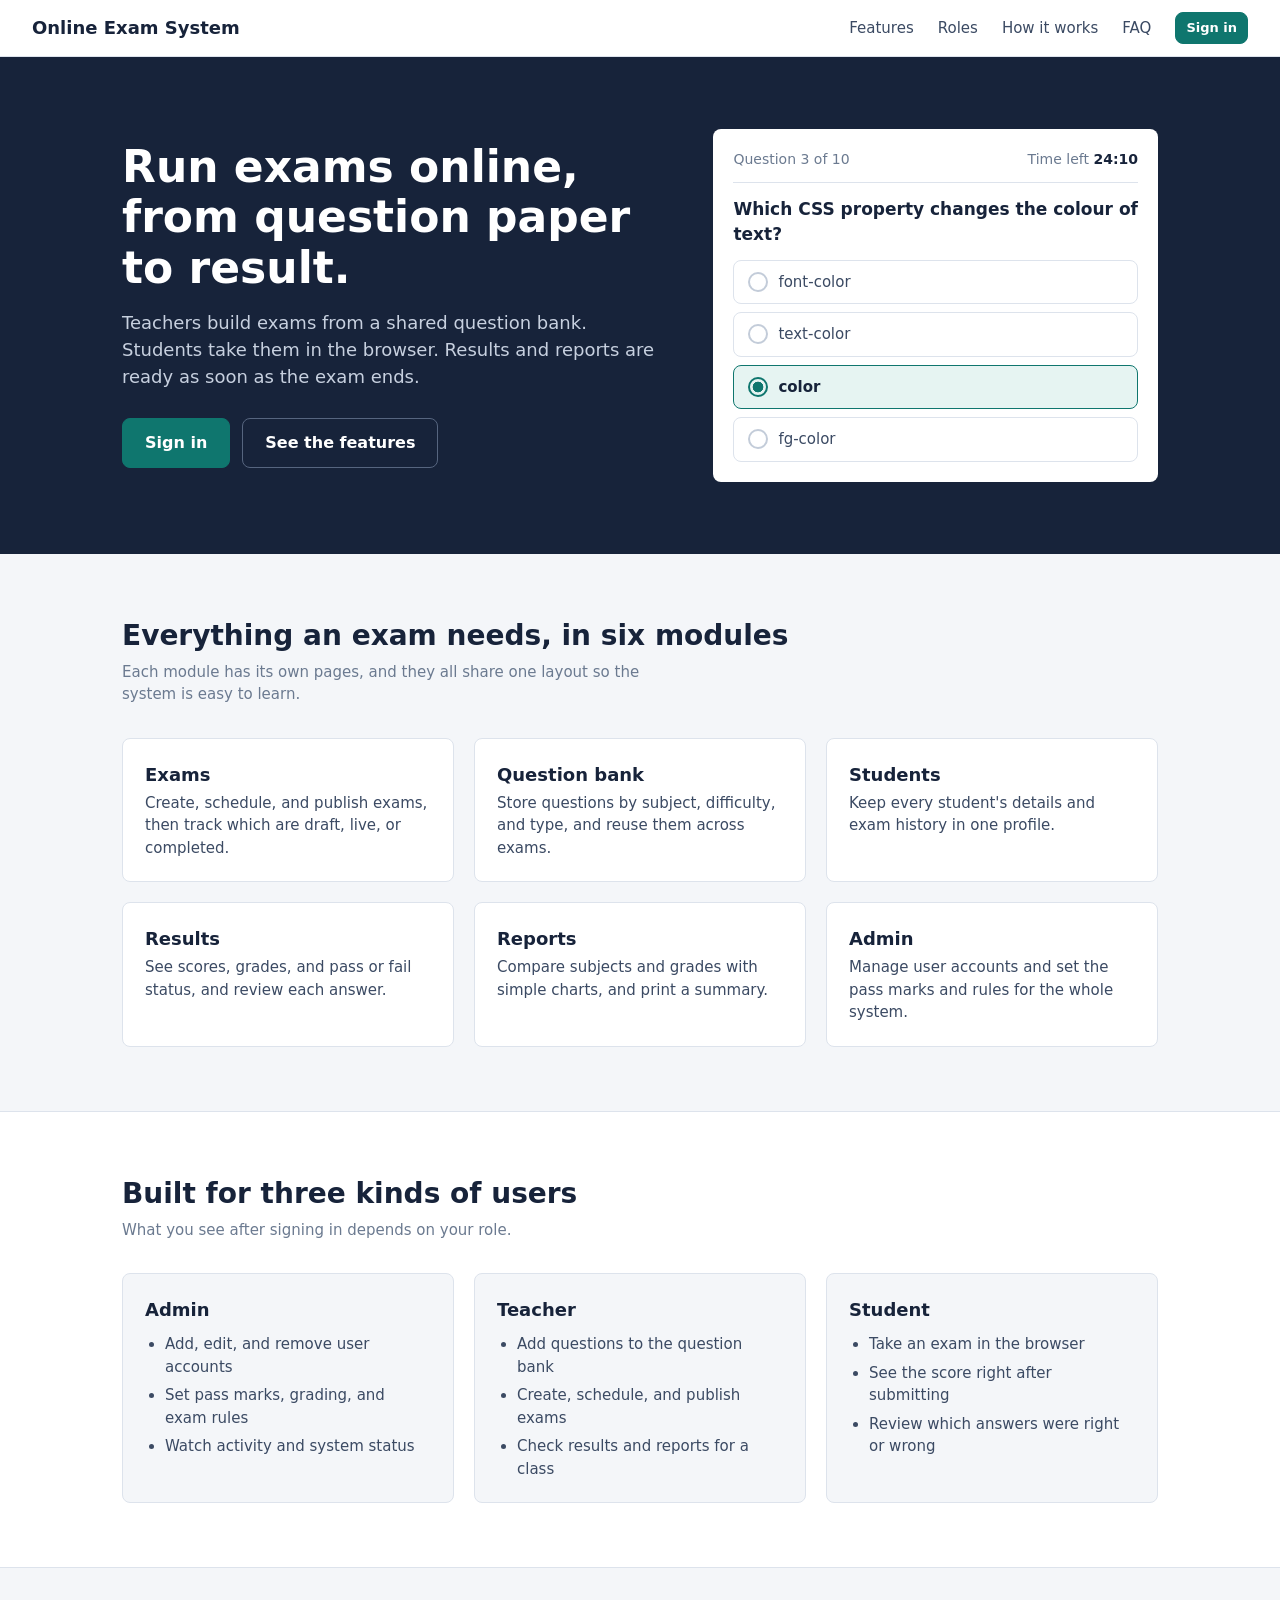
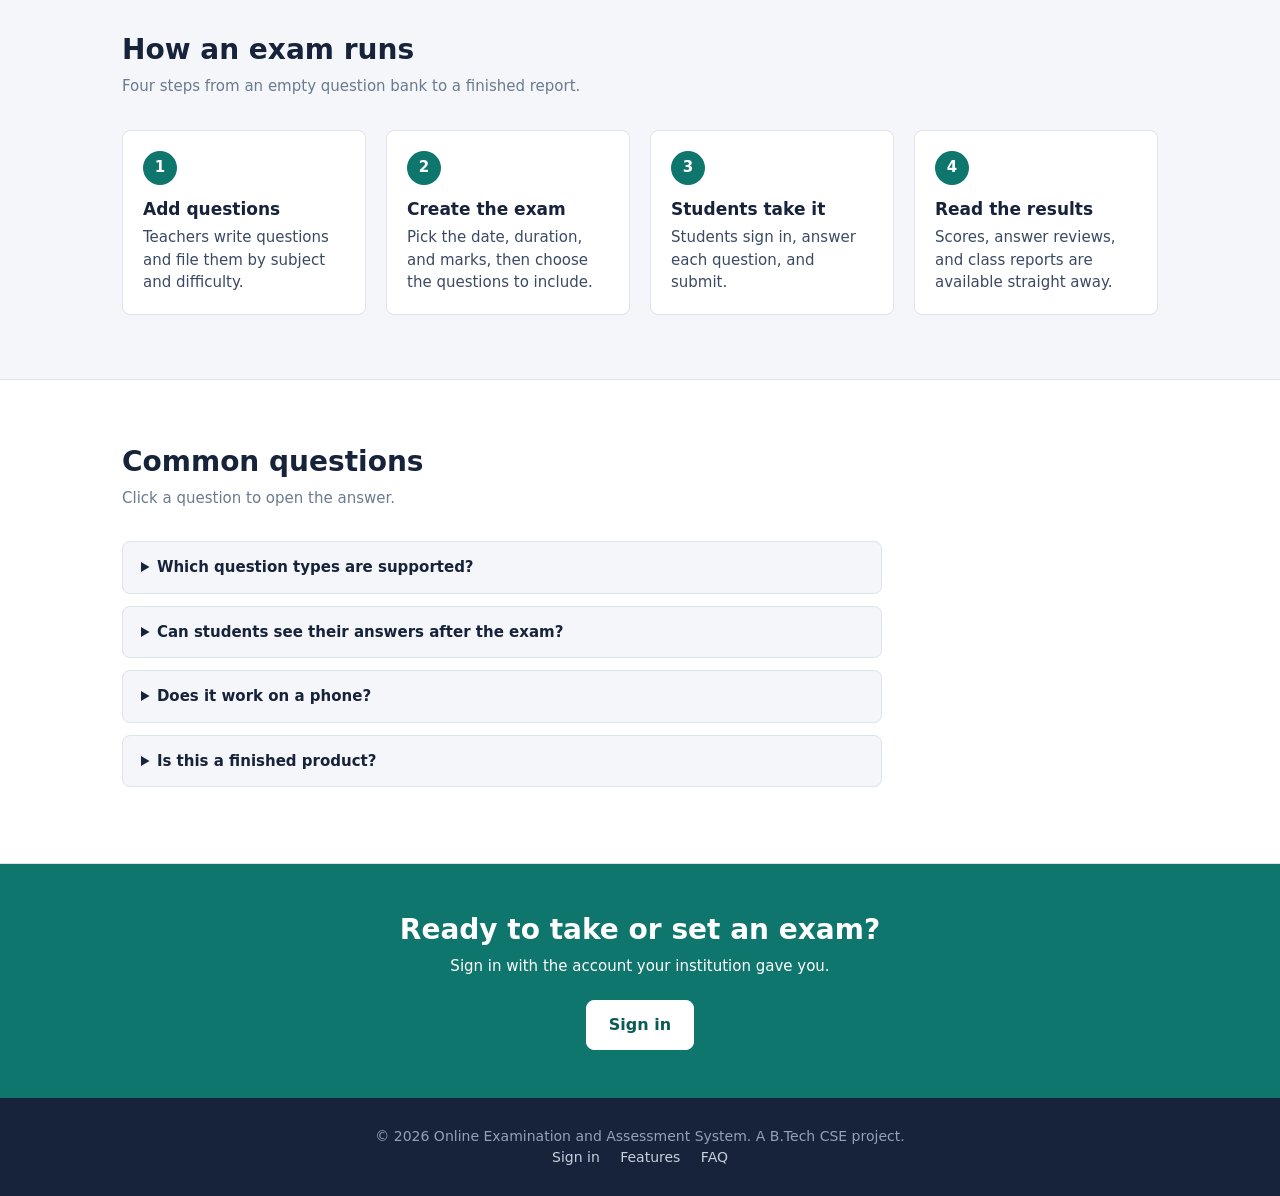
<file: index.html>
<!DOCTYPE html>
<html lang="en">

<head>
    <meta charset="UTF-8">
    <meta name="viewport" content="width=device-width, initial-scale=1.0">
    <meta name="description" content="Online Examination and Assessment System: create exams, take them in the browser, and see results and reports.">
    <title>Online Examination and Assessment System</title>

    <!-- This page sits in the root folder, so there is no ../ in the paths -->
    <link rel="stylesheet" href="css/style.css">
    <link rel="stylesheet" href="css/home.css">
</head>

<body>

    <!-- ===== Navbar ===== -->
    <header class="site-header">
        <a href="index.html" class="logo">Online Exam System</a>

        <nav class="site-nav" aria-label="Site menu">
            <a href="#features">Features</a>
            <a href="#roles">Roles</a>
            <a href="#how-it-works">How it works</a>
            <a href="#faq">FAQ</a>
            <a href="login.html" class="btn btn-sm">Sign in</a>
        </nav>
    </header>

    <main>

        <!-- ===== Hero ===== -->
        <section class="hero">
            <div class="container">

                <div>
                    <h1>Run exams online, from question paper to result.</h1>
                    <p class="lead">
                        Teachers build exams from a shared question bank. Students take them in the browser. Results and reports are ready as soon as the exam ends.
                    </p>
                    <div class="hero-actions">
                        <a href="login.html" class="btn btn-lg">Sign in</a>
                        <a href="#features" class="btn btn-ghost btn-lg">See the features</a>
                    </div>
                </div>

                <!-- Sample of what a student sees -->
                <div class="preview" aria-label="Sample exam question">
                    <div class="preview-top">
                        <span>Question 3 of 10</span>
                        <span>Time left <strong>24:10</strong></span>
                    </div>
                    <p class="preview-q">Which CSS property changes the colour of text?</p>
                    <div class="pv-option">font-color</div>
                    <div class="pv-option">text-color</div>
                    <div class="pv-option selected">color</div>
                    <div class="pv-option">fg-color</div>
                </div>

            </div>
        </section>

        <!-- ===== Features: one card per module ===== -->
        <section id="features">
            <div class="container">
                <h2>Everything an exam needs, in six modules</h2>
                <p class="section-lead">Each module has its own pages, and they all share one layout so the system is easy to learn.</p>

                <div class="features">
                    <a href="exams/exams.html" class="feature">
                        <h3>Exams</h3>
                        <p>Create, schedule, and publish exams, then track which are draft, live, or completed.</p>
                    </a>
                    <a href="question-bank/question-bank.html" class="feature">
                        <h3>Question bank</h3>
                        <p>Store questions by subject, difficulty, and type, and reuse them across exams.</p>
                    </a>
                    <a href="students/students.html" class="feature">
                        <h3>Students</h3>
                        <p>Keep every student's details and exam history in one profile.</p>
                    </a>
                    <a href="results/results.html" class="feature">
                        <h3>Results</h3>
                        <p>See scores, grades, and pass or fail status, and review each answer.</p>
                    </a>
                    <a href="reports/reports.html" class="feature">
                        <h3>Reports</h3>
                        <p>Compare subjects and grades with simple charts, and print a summary.</p>
                    </a>
                    <a href="admin/admin.html" class="feature">
                        <h3>Admin</h3>
                        <p>Manage user accounts and set the pass marks and rules for the whole system.</p>
                    </a>
                </div>
            </div>
        </section>

        <!-- ===== Roles ===== -->
        <section id="roles" class="section-alt">
            <div class="container">
                <h2>Built for three kinds of users</h2>
                <p class="section-lead">What you see after signing in depends on your role.</p>

                <div class="roles">
                    <article class="role">
                        <h3>Admin</h3>
                        <ul>
                            <li>Add, edit, and remove user accounts</li>
                            <li>Set pass marks, grading, and exam rules</li>
                            <li>Watch activity and system status</li>
                        </ul>
                    </article>
                    <article class="role">
                        <h3>Teacher</h3>
                        <ul>
                            <li>Add questions to the question bank</li>
                            <li>Create, schedule, and publish exams</li>
                            <li>Check results and reports for a class</li>
                        </ul>
                    </article>
                    <article class="role">
                        <h3>Student</h3>
                        <ul>
                            <li>Take an exam in the browser</li>
                            <li>See the score right after submitting</li>
                            <li>Review which answers were right or wrong</li>
                        </ul>
                    </article>
                </div>
            </div>
        </section>

        <!-- ===== How it works (a real sequence, so it is numbered) ===== -->
        <section id="how-it-works">
            <div class="container">
                <h2>How an exam runs</h2>
                <p class="section-lead">Four steps from an empty question bank to a finished report.</p>

                <ol class="steps">
                    <li>
                        <h3>Add questions</h3>
                        <p>Teachers write questions and file them by subject and difficulty.</p>
                    </li>
                    <li>
                        <h3>Create the exam</h3>
                        <p>Pick the date, duration, and marks, then choose the questions to include.</p>
                    </li>
                    <li>
                        <h3>Students take it</h3>
                        <p>Students sign in, answer each question, and submit.</p>
                    </li>
                    <li>
                        <h3>Read the results</h3>
                        <p>Scores, answer reviews, and class reports are available straight away.</p>
                    </li>
                </ol>
            </div>
        </section>

        <!-- ===== FAQ (details and summary, no JavaScript needed) ===== -->
        <section id="faq" class="section-alt">
            <div class="container">
                <h2>Common questions</h2>
                <p class="section-lead">Click a question to open the answer.</p>

                <div class="faq">
                    <details>
                        <summary>Which question types are supported?</summary>
                        <p>Multiple choice, true or false, and descriptive questions can be stored in the question bank.</p>
                    </details>
                    <details>
                        <summary>Can students see their answers after the exam?</summary>
                        <p>Yes, if the teacher turns on answer review for that exam. Each answer is shown with the correct one and a short explanation.</p>
                    </details>
                    <details>
                        <summary>Does it work on a phone?</summary>
                        <p>Yes. Every page adjusts to small screens, and the question panel moves above the questions on a phone.</p>
                    </details>
                    <details>
                        <summary>Is this a finished product?</summary>
                        <p>This is a front-end prototype built with HTML and CSS. Sign-in, timing, and automatic grading need a backend and JavaScript, which can be added later.</p>
                    </details>
                </div>
            </div>
        </section>

        <!-- ===== Closing call to action ===== -->
        <section class="cta">
            <div class="container">
                <h2>Ready to take or set an exam?</h2>
                <p>Sign in with the account your institution gave you.</p>
                <a href="login.html" class="btn btn-white btn-lg">Sign in</a>
            </div>
        </section>

    </main>

    <!-- ===== Footer ===== -->
    <footer class="site-footer">
        <p>&copy; 2026 Online Examination and Assessment System. A B.Tech CSE project.</p>
        <p>
            <a href="login.html">Sign in</a>
            <a href="#features">Features</a>
            <a href="#faq">FAQ</a>
        </p>
    </footer>

</body>

</html>
</file>
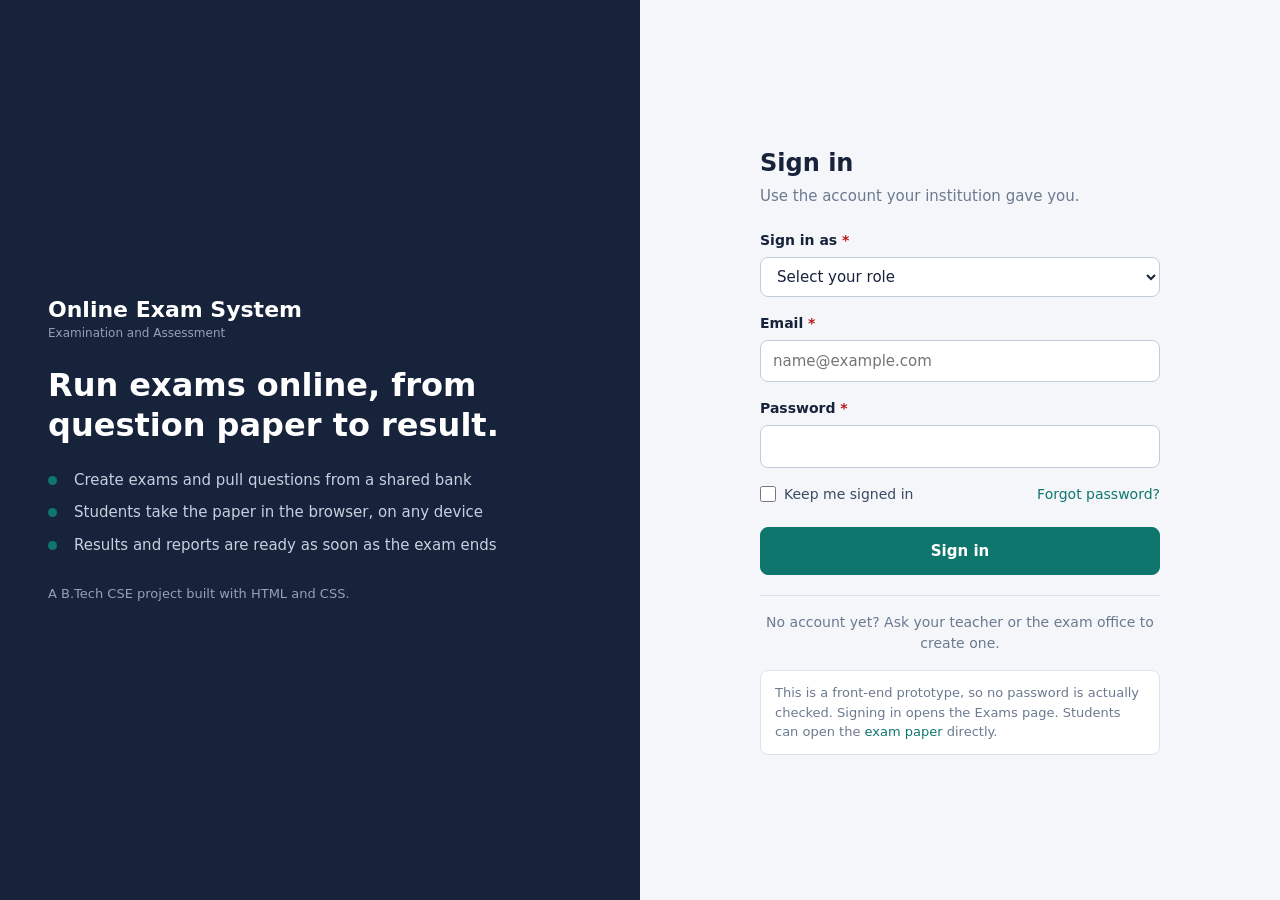
<file: login.html>
<!DOCTYPE html>
<html lang="en">

<head>
    <meta charset="UTF-8">
    <meta name="viewport" content="width=device-width, initial-scale=1.0">
    <meta name="description" content="Sign in to the Online Examination and Assessment System.">
    <title>Sign in | Online Examination and Assessment System</title>

    <!-- This page sits in the root folder, so there is no ../ in the paths -->
    <link rel="stylesheet" href="css/style.css">
    <link rel="stylesheet" href="css/auth.css">
</head>

<body>

    <div class="auth">

        <!-- ===== Left panel: what the system does ===== -->
        <section class="auth-intro">
            <div class="brand">
                Online Exam System
                <small>Examination and Assessment</small>
            </div>

            <h1>Run exams online, from question paper to result.</h1>

            <ul>
                <li>Create exams and pull questions from a shared bank</li>
                <li>Students take the paper in the browser, on any device</li>
                <li>Results and reports are ready as soon as the exam ends</li>
            </ul>

            <p class="note">A B.Tech CSE project built with HTML and CSS.</p>
        </section>

        <!-- ===== Right panel: sign-in form ===== -->
        <section class="auth-panel">
            <div class="auth-box">

                <h2>Sign in</h2>
                <p class="lead">Use the account your institution gave you.</p>

                <form action="exams/exam.html" method="get">

                    <div class="field">
                        <label for="role">Sign in as <span class="req">*</span></label>
                        <select id="role" name="role" required>
              <option value="">Select your role</option>
              <option value="student">Student</option>
              <option value="teacher">Teacher</option>
              <option value="admin">Admin</option>
            </select>
                    </div>

                    <div class="field">
                        <label for="email">Email <span class="req">*</span></label>
                        <input type="email" id="email" name="email" placeholder="name@example.com" autocomplete="username" required>
                    </div>

                    <div class="field">
                        <label for="password">Password <span class="req">*</span></label>
                        <input type="password" id="password" name="password" minlength="8" autocomplete="current-password" required>
                    </div>

                    <div class="auth-row">
                        <label><input type="checkbox" name="remember"> Keep me signed in</label>
                        <a href="#">Forgot password?</a>
                    </div>

                    <button type="submit" class="btn">Sign in</button>
                </form>

                <p class="auth-foot">
                    No account yet? Ask your teacher or the exam office to create one.
                </p>

                <p class="demo-note">
                    This is a front-end prototype, so no password is actually checked. Signing in opens the Exams page. Students can open the
                    <a href="exams/exam-paper.html">exam paper</a> directly.
                </p>

            </div>
        </section>

    </div>

</body>

</html>
</file>
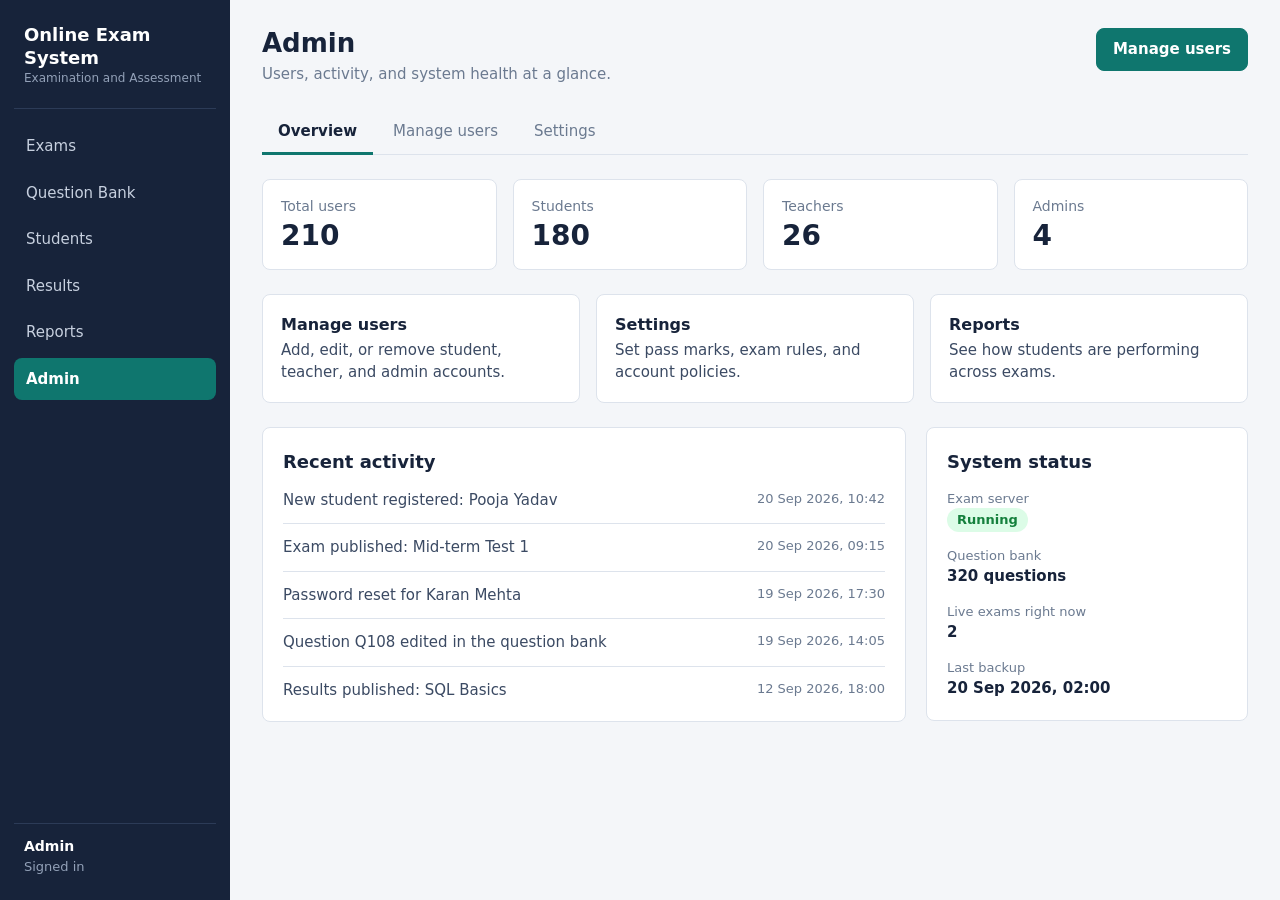
<file: admin/admin.html>
<!DOCTYPE html>
<html lang="en">

<head>
    <meta charset="UTF-8">
    <meta name="viewport" content="width=device-width, initial-scale=1.0">
    <meta name="description" content="Admin overview: users, recent activity, and system status.">
    <title>Admin | Online Examination and Assessment System</title>
    <link rel="stylesheet" href="../css/style.css">
    <link rel="stylesheet" href="../css/admin.css">
</head>

<body>
    <div class="layout">

        <!-- ===== Sidebar ===== -->
        <aside class="sidebar">
            <div class="brand">
                Online Exam System
                <small>Examination and Assessment</small>
            </div>

            <nav aria-label="Main menu">
                <a href="../exams/exams.html">Exams</a>
                <a href="../question-bank/question-bank.html">Question Bank</a>
                <a href="../students/students.html">Students</a>
                <a href="../results/results.html">Results</a>
                <a href="../reports/reports.html">Reports</a>
                <a href="../admin/admin.html" class="active" aria-current="page">Admin</a>
            </nav>

            <div class="user-box">
                <strong>Admin</strong> Signed in
            </div>
        </aside>

        <!-- ===== Main content ===== -->
        <main class="content">

            <header class="page-header">
                <div>
                    <h1>Admin</h1>
                    <p>Users, activity, and system health at a glance.</p>
                </div>
                <a href="manage-users.html" class="btn">Manage users</a>
            </header>

            <!-- Admin sub-navigation -->
            <nav class="subnav" aria-label="Admin sections">
                <a href="admin.html" class="active" aria-current="page">Overview</a>
                <a href="manage-users.html">Manage users</a>
                <a href="settings.html">Settings</a>
            </nav>

            <!-- User counts -->
            <section class="stats" aria-label="User summary">
                <div class="stat"><span>Total users</span><strong>210</strong></div>
                <div class="stat"><span>Students</span><strong>180</strong></div>
                <div class="stat"><span>Teachers</span><strong>26</strong></div>
                <div class="stat"><span>Admins</span><strong>4</strong></div>
            </section>

            <!-- Quick links -->
            <section class="quick-links" aria-label="Quick links">
                <a href="manage-users.html" class="quick-link">
                    <strong>Manage users</strong> Add, edit, or remove student, teacher, and admin accounts.
                </a>
                <a href="settings.html" class="quick-link">
                    <strong>Settings</strong> Set pass marks, exam rules, and account policies.
                </a>
                <a href="../reports/reports.html" class="quick-link">
                    <strong>Reports</strong> See how students are performing across exams.
                </a>
            </section>

            <!-- Activity and status -->
            <div class="admin-grid">

                <section class="card" aria-labelledby="activity-title">
                    <h2 id="activity-title">Recent activity</h2>
                    <ul class="activity">
                        <li>
                            <span>New student registered: Pooja Yadav</span>
                            <span class="time">20 Sep 2026, 10:42</span>
                        </li>
                        <li>
                            <span>Exam published: Mid-term Test 1</span>
                            <span class="time">20 Sep 2026, 09:15</span>
                        </li>
                        <li>
                            <span>Password reset for Karan Mehta</span>
                            <span class="time">19 Sep 2026, 17:30</span>
                        </li>
                        <li>
                            <span>Question Q108 edited in the question bank</span>
                            <span class="time">19 Sep 2026, 14:05</span>
                        </li>
                        <li>
                            <span>Results published: SQL Basics</span>
                            <span class="time">12 Sep 2026, 18:00</span>
                        </li>
                    </ul>
                </section>

                <section class="card" aria-labelledby="status-title">
                    <h2 id="status-title">System status</h2>
                    <dl class="status-list">
                        <div>
                            <dt>Exam server</dt>
                            <dd><span class="badge live">Running</span></dd>
                        </div>
                        <div>
                            <dt>Question bank</dt>
                            <dd>320 questions</dd>
                        </div>
                        <div>
                            <dt>Live exams right now</dt>
                            <dd>2</dd>
                        </div>
                        <div>
                            <dt>Last backup</dt>
                            <dd>20 Sep 2026, 02:00</dd>
                        </div>
                    </dl>
                </section>

            </div>

        </main>
    </div>
</body>

</html>
</file>
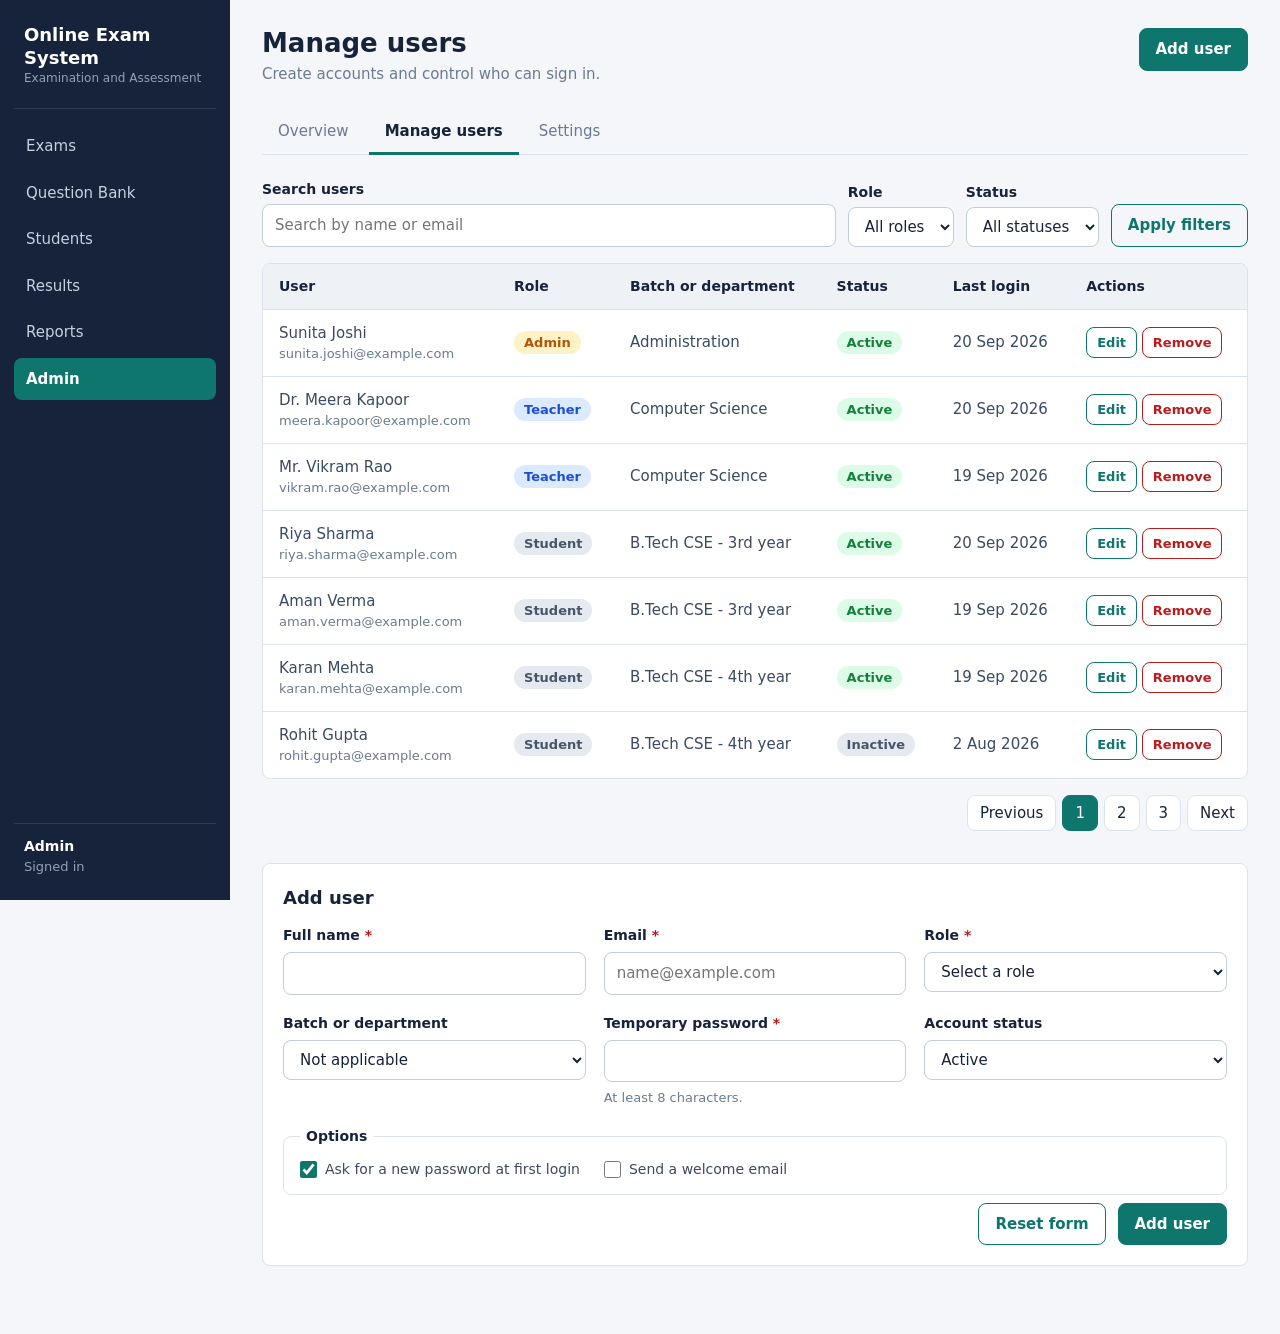
<file: admin/manage-users.html>
<!DOCTYPE html>
<html lang="en">

<head>
    <meta charset="UTF-8">
    <meta name="viewport" content="width=device-width, initial-scale=1.0">
    <meta name="description" content="Add, edit, and remove user accounts.">
    <title>Manage Users | Online Examination and Assessment System</title>
    <link rel="stylesheet" href="../css/style.css">
    <link rel="stylesheet" href="../css/admin.css">
</head>

<body>
    <div class="layout">

        <!-- ===== Sidebar ===== -->
        <aside class="sidebar">
            <div class="brand">
                Online Exam System
                <small>Examination and Assessment</small>
            </div>

            <nav aria-label="Main menu">
                <a href="../exams/exams.html">Exams</a>
                <a href="../question-bank/question-bank.html">Question Bank</a>
                <a href="../students/students.html">Students</a>
                <a href="../results/results.html">Results</a>
                <a href="../reports/reports.html">Reports</a>
                <a href="../admin/admin.html" class="active" aria-current="page">Admin</a>
            </nav>

            <div class="user-box">
                <strong>Admin</strong> Signed in
            </div>
        </aside>

        <!-- ===== Main content ===== -->
        <main class="content">

            <header class="page-header">
                <div>
                    <h1>Manage users</h1>
                    <p>Create accounts and control who can sign in.</p>
                </div>
                <a href="#add-user" class="btn">Add user</a>
            </header>

            <!-- Admin sub-navigation -->
            <nav class="subnav" aria-label="Admin sections">
                <a href="admin.html">Overview</a>
                <a href="manage-users.html" class="active" aria-current="page">Manage users</a>
                <a href="settings.html">Settings</a>
            </nav>

            <!-- Filters -->
            <form class="toolbar" action="#" method="get">
                <div class="field grow">
                    <label for="search">Search users</label>
                    <input type="search" id="search" name="search" placeholder="Search by name or email">
                </div>

                <div class="field">
                    <label for="role-filter">Role</label>
                    <select id="role-filter" name="role">
            <option value="">All roles</option>
            <option>Admin</option>
            <option>Teacher</option>
            <option>Student</option>
          </select>
                </div>

                <div class="field">
                    <label for="status-filter">Status</label>
                    <select id="status-filter" name="status">
            <option value="">All statuses</option>
            <option>Active</option>
            <option>Inactive</option>
          </select>
                </div>

                <button type="submit" class="btn btn-outline">Apply filters</button>
            </form>

            <!-- Users table
           Role badges reuse existing classes: Admin = .draft (amber), Teacher = .scheduled (blue), Student = .completed (grey)
           Status badges: Active = .live (green), Inactive = .completed (grey) -->
            <div class="table-wrap">
                <table>
                    <caption style="position:absolute;left:-9999px;">List of users</caption>
                    <thead>
                        <tr>
                            <th scope="col">User</th>
                            <th scope="col">Role</th>
                            <th scope="col">Batch or department</th>
                            <th scope="col">Status</th>
                            <th scope="col">Last login</th>
                            <th scope="col">Actions</th>
                        </tr>
                    </thead>
                    <tbody>
                        <tr>
                            <td>Sunita Joshi <span class="sub">sunita.joshi@example.com</span></td>
                            <td><span class="badge draft">Admin</span></td>
                            <td>Administration</td>
                            <td><span class="badge live">Active</span></td>
                            <td>20 Sep 2026</td>
                            <td class="actions">
                                <a href="#add-user" class="btn btn-outline btn-sm">Edit</a>
                                <a href="#" class="btn btn-danger btn-sm">Remove</a>
                            </td>
                        </tr>
                        <tr>
                            <td>Dr. Meera Kapoor <span class="sub">meera.kapoor@example.com</span></td>
                            <td><span class="badge scheduled">Teacher</span></td>
                            <td>Computer Science</td>
                            <td><span class="badge live">Active</span></td>
                            <td>20 Sep 2026</td>
                            <td class="actions">
                                <a href="#add-user" class="btn btn-outline btn-sm">Edit</a>
                                <a href="#" class="btn btn-danger btn-sm">Remove</a>
                            </td>
                        </tr>
                        <tr>
                            <td>Mr. Vikram Rao <span class="sub">vikram.rao@example.com</span></td>
                            <td><span class="badge scheduled">Teacher</span></td>
                            <td>Computer Science</td>
                            <td><span class="badge live">Active</span></td>
                            <td>19 Sep 2026</td>
                            <td class="actions">
                                <a href="#add-user" class="btn btn-outline btn-sm">Edit</a>
                                <a href="#" class="btn btn-danger btn-sm">Remove</a>
                            </td>
                        </tr>
                        <tr>
                            <td>Riya Sharma <span class="sub">riya.sharma@example.com</span></td>
                            <td><span class="badge completed">Student</span></td>
                            <td>B.Tech CSE - 3rd year</td>
                            <td><span class="badge live">Active</span></td>
                            <td>20 Sep 2026</td>
                            <td class="actions">
                                <a href="#add-user" class="btn btn-outline btn-sm">Edit</a>
                                <a href="#" class="btn btn-danger btn-sm">Remove</a>
                            </td>
                        </tr>
                        <tr>
                            <td>Aman Verma <span class="sub">aman.verma@example.com</span></td>
                            <td><span class="badge completed">Student</span></td>
                            <td>B.Tech CSE - 3rd year</td>
                            <td><span class="badge live">Active</span></td>
                            <td>19 Sep 2026</td>
                            <td class="actions">
                                <a href="#add-user" class="btn btn-outline btn-sm">Edit</a>
                                <a href="#" class="btn btn-danger btn-sm">Remove</a>
                            </td>
                        </tr>
                        <tr>
                            <td>Karan Mehta <span class="sub">karan.mehta@example.com</span></td>
                            <td><span class="badge completed">Student</span></td>
                            <td>B.Tech CSE - 4th year</td>
                            <td><span class="badge live">Active</span></td>
                            <td>19 Sep 2026</td>
                            <td class="actions">
                                <a href="#add-user" class="btn btn-outline btn-sm">Edit</a>
                                <a href="#" class="btn btn-danger btn-sm">Remove</a>
                            </td>
                        </tr>
                        <tr>
                            <td>Rohit Gupta <span class="sub">rohit.gupta@example.com</span></td>
                            <td><span class="badge completed">Student</span></td>
                            <td>B.Tech CSE - 4th year</td>
                            <td><span class="badge completed">Inactive</span></td>
                            <td>2 Aug 2026</td>
                            <td class="actions">
                                <a href="#add-user" class="btn btn-outline btn-sm">Edit</a>
                                <a href="#" class="btn btn-danger btn-sm">Remove</a>
                            </td>
                        </tr>
                    </tbody>
                </table>
            </div>

            <nav class="pagination" aria-label="Pagination">
                <a href="#">Previous</a>
                <a href="#" class="active" aria-current="page">1</a>
                <a href="#">2</a>
                <a href="#">3</a>
                <a href="#">Next</a>
            </nav>

            <!-- Add user form (the "Add user" and "Edit" buttons jump here using the id) -->
            <section class="card" id="add-user" style="margin-top:32px;">
                <h2>Add user</h2>

                <form action="#" method="post">
                    <div class="form-grid">

                        <div class="field">
                            <label for="full-name">Full name <span class="req">*</span></label>
                            <input type="text" id="full-name" name="full_name" maxlength="80" required>
                        </div>

                        <div class="field">
                            <label for="email">Email <span class="req">*</span></label>
                            <input type="email" id="email" name="email" placeholder="name@example.com" required>
                        </div>

                        <div class="field">
                            <label for="role">Role <span class="req">*</span></label>
                            <select id="role" name="role" required>
                <option value="">Select a role</option>
                <option>Student</option>
                <option>Teacher</option>
                <option>Admin</option>
              </select>
                        </div>

                        <div class="field">
                            <label for="group">Batch or department</label>
                            <select id="group" name="group">
                <option value="">Not applicable</option>
                <option>B.Tech CSE - 2nd year</option>
                <option>B.Tech CSE - 3rd year</option>
                <option>B.Tech CSE - 4th year</option>
                <option>Computer Science</option>
                <option>Administration</option>
              </select>
                        </div>

                        <div class="field">
                            <label for="password">Temporary password <span class="req">*</span></label>
                            <input type="password" id="password" name="password" minlength="8" autocomplete="new-password" required>
                            <span class="hint">At least 8 characters.</span>
                        </div>

                        <div class="field">
                            <label for="account-status">Account status</label>
                            <select id="account-status" name="status">
                <option>Active</option>
                <option>Inactive</option>
              </select>
                        </div>

                        <div class="field full">
                            <fieldset class="group">
                                <legend>Options</legend>
                                <div class="choice-row">
                                    <label><input type="checkbox" name="force_change" checked> Ask for a new password at first login</label>
                                    <label><input type="checkbox" name="send_email"> Send a welcome email</label>
                                </div>
                            </fieldset>
                        </div>

                    </div>

                    <div class="form-actions">
                        <button type="reset" class="btn btn-outline">Reset form</button>
                        <button type="submit" class="btn">Add user</button>
                    </div>
                </form>
            </section>

        </main>
    </div>
</body>

</html>
</file>
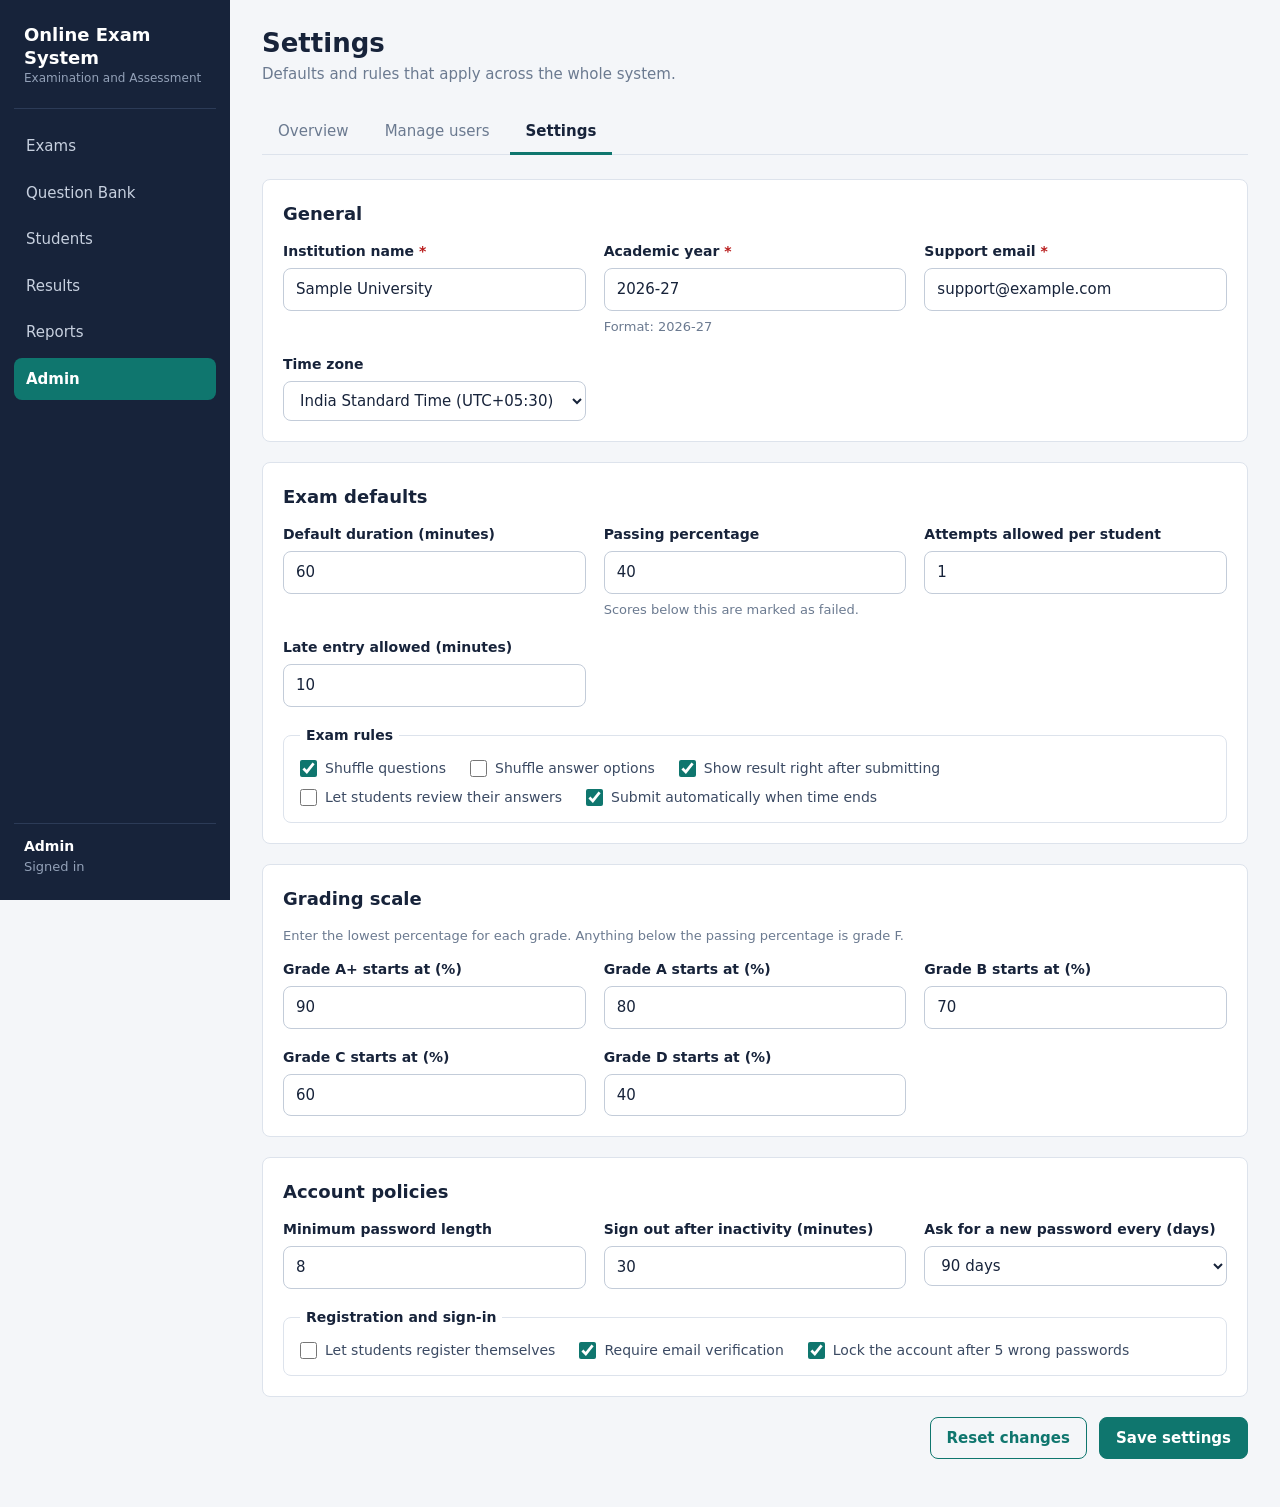
<file: admin/settings.html>
<!DOCTYPE html>
<html lang="en">

<head>
    <meta charset="UTF-8">
    <meta name="viewport" content="width=device-width, initial-scale=1.0">
    <meta name="description" content="System settings: exam defaults, grading scale, and account policies.">
    <title>Settings | Online Examination and Assessment System</title>
    <link rel="stylesheet" href="../css/style.css">
    <link rel="stylesheet" href="../css/admin.css">
</head>

<body>
    <div class="layout">

        <!-- ===== Sidebar ===== -->
        <aside class="sidebar">
            <div class="brand">
                Online Exam System
                <small>Examination and Assessment</small>
            </div>

            <nav aria-label="Main menu">
                <a href="../exams/exams.html">Exams</a>
                <a href="../question-bank/question-bank.html">Question Bank</a>
                <a href="../students/students.html">Students</a>
                <a href="../results/results.html">Results</a>
                <a href="../reports/reports.html">Reports</a>
                <a href="../admin/admin.html" class="active" aria-current="page">Admin</a>
            </nav>

            <div class="user-box">
                <strong>Admin</strong> Signed in
            </div>
        </aside>

        <!-- ===== Main content ===== -->
        <main class="content">

            <header class="page-header">
                <div>
                    <h1>Settings</h1>
                    <p>Defaults and rules that apply across the whole system.</p>
                </div>
            </header>

            <!-- Admin sub-navigation -->
            <nav class="subnav" aria-label="Admin sections">
                <a href="admin.html">Overview</a>
                <a href="manage-users.html">Manage users</a>
                <a href="settings.html" class="active" aria-current="page">Settings</a>
            </nav>

            <form action="#" method="post">

                <!-- 1. General -->
                <section class="card">
                    <h2>General</h2>
                    <div class="form-grid">

                        <div class="field">
                            <label for="institution">Institution name <span class="req">*</span></label>
                            <input type="text" id="institution" name="institution" value="Sample University" maxlength="100" required>
                        </div>

                        <div class="field">
                            <label for="year">Academic year <span class="req">*</span></label>
                            <input type="text" id="year" name="academic_year" value="2026-27" pattern="[0-9]{4}-[0-9]{2}" title="Use the format 2026-27" required>
                            <span class="hint">Format: 2026-27</span>
                        </div>

                        <div class="field">
                            <label for="contact">Support email <span class="req">*</span></label>
                            <input type="email" id="contact" name="support_email" value="support@example.com" required>
                        </div>

                        <div class="field">
                            <label for="timezone">Time zone</label>
                            <select id="timezone" name="timezone">
                <option selected>India Standard Time (UTC+05:30)</option>
                <option>UTC</option>
                <option>US Eastern Time (UTC-05:00)</option>
              </select>
                        </div>

                    </div>
                </section>

                <!-- 2. Exam defaults -->
                <section class="card">
                    <h2>Exam defaults</h2>
                    <div class="form-grid">

                        <div class="field">
                            <label for="default-duration">Default duration (minutes)</label>
                            <input type="number" id="default-duration" name="default_duration" min="5" max="300" step="5" value="60">
                        </div>

                        <div class="field">
                            <label for="pass-percent">Passing percentage</label>
                            <input type="number" id="pass-percent" name="pass_percent" min="1" max="100" value="40">
                            <span class="hint">Scores below this are marked as failed.</span>
                        </div>

                        <div class="field">
                            <label for="attempts">Attempts allowed per student</label>
                            <input type="number" id="attempts" name="attempts" min="1" max="5" value="1">
                        </div>

                        <div class="field">
                            <label for="late-entry">Late entry allowed (minutes)</label>
                            <input type="number" id="late-entry" name="late_entry" min="0" max="60" value="10">
                        </div>

                        <div class="field full">
                            <fieldset class="group">
                                <legend>Exam rules</legend>
                                <div class="choice-row">
                                    <label><input type="checkbox" name="shuffle_questions" checked> Shuffle questions</label>
                                    <label><input type="checkbox" name="shuffle_options"> Shuffle answer options</label>
                                    <label><input type="checkbox" name="show_result" checked> Show result right after submitting</label>
                                    <label><input type="checkbox" name="allow_review"> Let students review their answers</label>
                                    <label><input type="checkbox" name="auto_submit" checked> Submit automatically when time ends</label>
                                </div>
                            </fieldset>
                        </div>

                    </div>
                </section>

                <!-- 3. Grading scale -->
                <section class="card">
                    <h2>Grading scale</h2>
                    <p class="hint" style="margin-bottom:14px;">
                        Enter the lowest percentage for each grade. Anything below the passing percentage is grade F.
                    </p>

                    <div class="form-grid">
                        <div class="field">
                            <label for="grade-aplus">Grade A+ starts at (%)</label>
                            <input type="number" id="grade-aplus" name="grade_aplus" min="0" max="100" value="90">
                        </div>
                        <div class="field">
                            <label for="grade-a">Grade A starts at (%)</label>
                            <input type="number" id="grade-a" name="grade_a" min="0" max="100" value="80">
                        </div>
                        <div class="field">
                            <label for="grade-b">Grade B starts at (%)</label>
                            <input type="number" id="grade-b" name="grade_b" min="0" max="100" value="70">
                        </div>
                        <div class="field">
                            <label for="grade-c">Grade C starts at (%)</label>
                            <input type="number" id="grade-c" name="grade_c" min="0" max="100" value="60">
                        </div>
                        <div class="field">
                            <label for="grade-d">Grade D starts at (%)</label>
                            <input type="number" id="grade-d" name="grade_d" min="0" max="100" value="40">
                        </div>
                    </div>
                </section>

                <!-- 4. Account policies -->
                <section class="card">
                    <h2>Account policies</h2>
                    <div class="form-grid">

                        <div class="field">
                            <label for="min-password">Minimum password length</label>
                            <input type="number" id="min-password" name="min_password" min="6" max="32" value="8">
                        </div>

                        <div class="field">
                            <label for="session">Sign out after inactivity (minutes)</label>
                            <input type="number" id="session" name="session_timeout" min="5" max="240" step="5" value="30">
                        </div>

                        <div class="field">
                            <label for="password-age">Ask for a new password every (days)</label>
                            <select id="password-age" name="password_age">
                <option value="0">Never</option>
                <option value="90" selected>90 days</option>
                <option value="180">180 days</option>
                <option value="365">365 days</option>
              </select>
                        </div>

                        <div class="field full">
                            <fieldset class="group">
                                <legend>Registration and sign-in</legend>
                                <div class="choice-row">
                                    <label><input type="checkbox" name="self_register"> Let students register themselves</label>
                                    <label><input type="checkbox" name="email_verify" checked> Require email verification</label>
                                    <label><input type="checkbox" name="lock_account" checked> Lock the account after 5 wrong passwords</label>
                                </div>
                            </fieldset>
                        </div>

                    </div>
                </section>

                <!-- Actions -->
                <div class="form-actions">
                    <button type="reset" class="btn btn-outline">Reset changes</button>
                    <button type="submit" class="btn">Save settings</button>
                </div>

            </form>

        </main>
    </div>
</body>

</html>
</file>
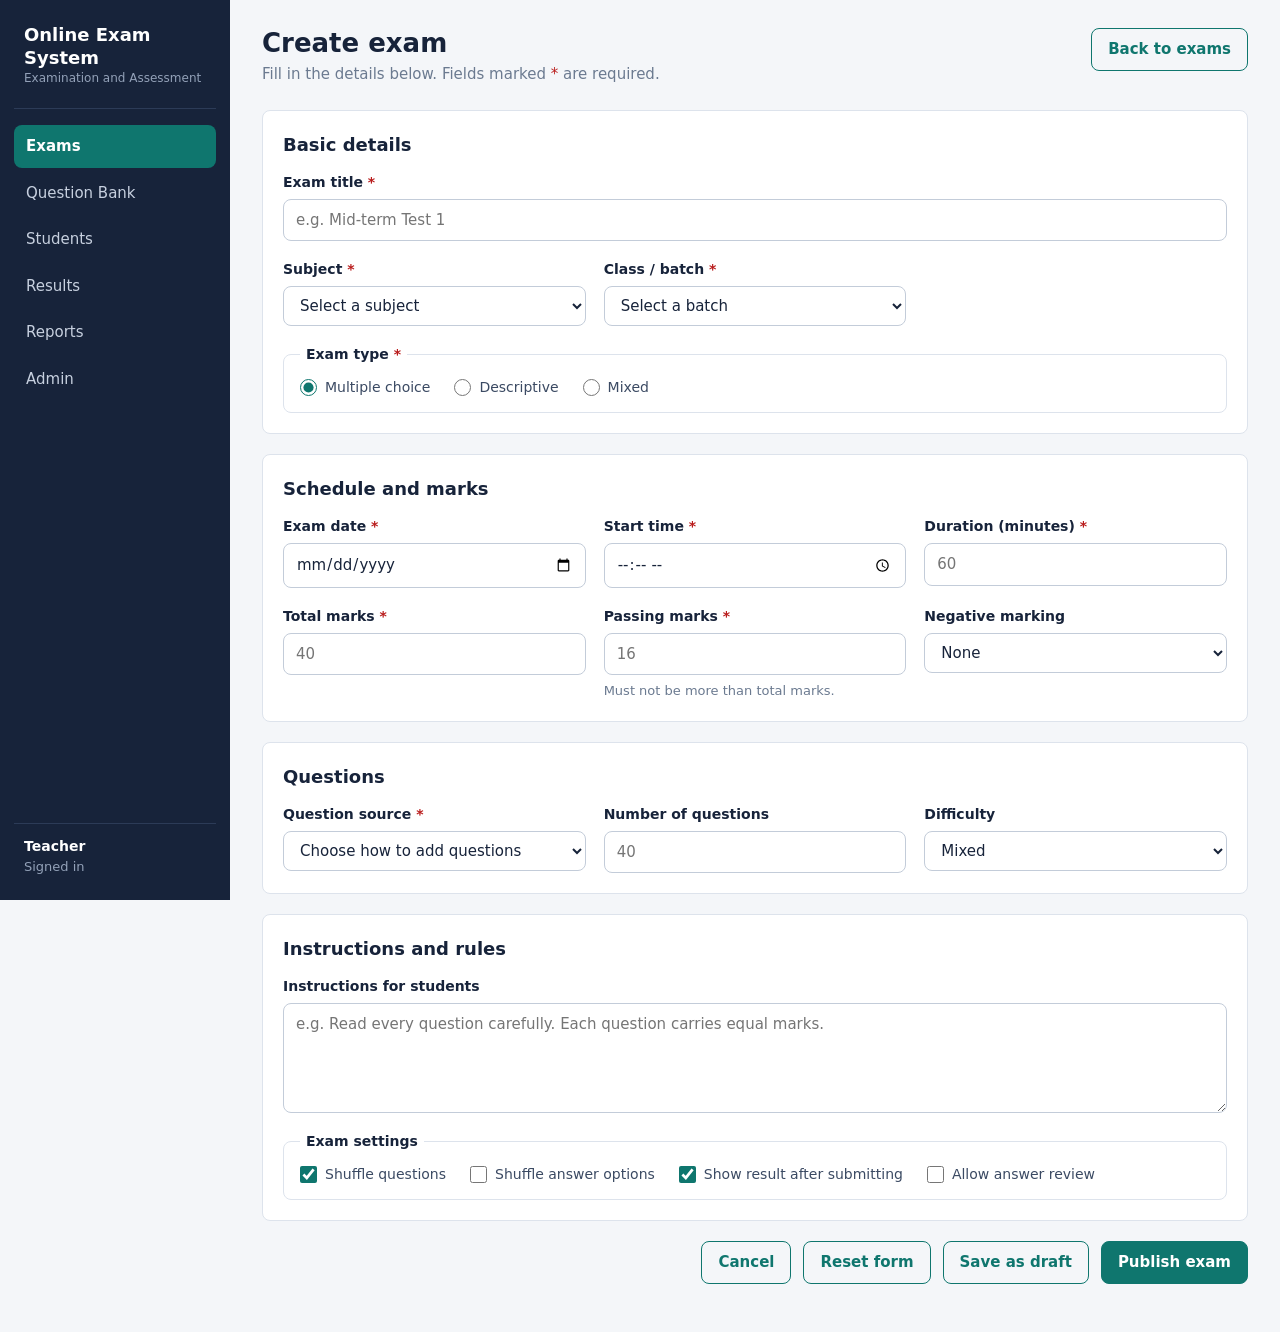
<file: exams/create-exam.html>
<!DOCTYPE html>
<html lang="en">

<head>
    <meta charset="UTF-8">
    <meta name="viewport" content="width=device-width, initial-scale=1.0">
    <meta name="description" content="Create and schedule a new exam.">
    <title>Create Exam | Online Examination and Assessment System</title>
    <link rel="stylesheet" href="../css/style.css">
</head>

<body>
    <div class="layout">

        <!-- ===== Sidebar ===== -->
        <aside class="sidebar">
            <div class="brand">
                Online Exam System
                <small>Examination and Assessment</small>
            </div>

            <nav aria-label="Main menu">
                <a href="../exams/exams.html" class="active" aria-current="page">Exams</a>
                <a href="../question-bank/question-bank.html">Question Bank</a>
                <a href="../students/students.html">Students</a>
                <a href="../results/results.html">Results</a>
                <a href="../reports/reports.html">Reports</a>
                <a href="../admin/admin.html">Admin</a>
            </nav>

            <div class="user-box">
                <strong>Teacher</strong> Signed in
            </div>
        </aside>

        <!-- ===== Main content ===== -->
        <main class="content">

            <header class="page-header">
                <div>
                    <h1>Create exam</h1>
                    <p>Fill in the details below. Fields marked <span class="req">*</span> are required.</p>
                </div>
                <a href="exams.html" class="btn btn-outline">Back to exams</a>
            </header>

            <form action="#" method="post">

                <!-- 1. Basic details -->
                <section class="card">
                    <h2>Basic details</h2>
                    <div class="form-grid">

                        <div class="field full">
                            <label for="title">Exam title <span class="req">*</span></label>
                            <input type="text" id="title" name="title" placeholder="e.g. Mid-term Test 1" maxlength="100" required>
                        </div>

                        <div class="field">
                            <label for="subject">Subject <span class="req">*</span></label>
                            <select id="subject" name="subject" required>
                <option value="">Select a subject</option>
                <option>Data Structures</option>
                <option>Database Systems</option>
                <option>Web Technologies</option>
                <option>Operating Systems</option>
              </select>
                        </div>

                        <div class="field">
                            <label for="course">Class / batch <span class="req">*</span></label>
                            <select id="course" name="course" required>
                <option value="">Select a batch</option>
                <option>B.Tech CSE - 2nd year</option>
                <option>B.Tech CSE - 3rd year</option>
                <option>B.Tech CSE - 4th year</option>
              </select>
                        </div>

                        <div class="field full">
                            <fieldset class="group">
                                <legend>Exam type <span class="req">*</span></legend>
                                <div class="choice-row">
                                    <label><input type="radio" name="type" value="mcq" checked> Multiple choice</label>
                                    <label><input type="radio" name="type" value="descriptive"> Descriptive</label>
                                    <label><input type="radio" name="type" value="mixed"> Mixed</label>
                                </div>
                            </fieldset>
                        </div>

                    </div>
                </section>

                <!-- 2. Schedule and marks -->
                <section class="card">
                    <h2>Schedule and marks</h2>
                    <div class="form-grid">

                        <div class="field">
                            <label for="date">Exam date <span class="req">*</span></label>
                            <input type="date" id="date" name="date" required>
                        </div>

                        <div class="field">
                            <label for="start-time">Start time <span class="req">*</span></label>
                            <input type="time" id="start-time" name="start_time" required>
                        </div>

                        <div class="field">
                            <label for="duration">Duration (minutes) <span class="req">*</span></label>
                            <input type="number" id="duration" name="duration" min="5" max="300" step="5" placeholder="60" required>
                        </div>

                        <div class="field">
                            <label for="total-marks">Total marks <span class="req">*</span></label>
                            <input type="number" id="total-marks" name="total_marks" min="1" max="500" placeholder="40" required>
                        </div>

                        <div class="field">
                            <label for="pass-marks">Passing marks <span class="req">*</span></label>
                            <input type="number" id="pass-marks" name="pass_marks" min="1" max="500" placeholder="16" required>
                            <span class="hint">Must not be more than total marks.</span>
                        </div>

                        <div class="field">
                            <label for="neg-marks">Negative marking</label>
                            <select id="neg-marks" name="negative_marking">
                <option value="0">None</option>
                <option value="0.25">0.25 per wrong answer</option>
                <option value="0.5">0.5 per wrong answer</option>
                <option value="1">1 per wrong answer</option>
              </select>
                        </div>

                    </div>
                </section>

                <!-- 3. Questions -->
                <section class="card">
                    <h2>Questions</h2>
                    <div class="form-grid">

                        <div class="field">
                            <label for="q-source">Question source <span class="req">*</span></label>
                            <select id="q-source" name="question_source" required>
                <option value="">Choose how to add questions</option>
                <option value="bank">Pick from the question bank</option>
                <option value="random">Random from the question bank</option>
                <option value="manual">Add manually later</option>
              </select>
                        </div>

                        <div class="field">
                            <label for="q-count">Number of questions</label>
                            <input type="number" id="q-count" name="question_count" min="1" max="200" placeholder="40">
                        </div>

                        <div class="field">
                            <label for="difficulty">Difficulty</label>
                            <select id="difficulty" name="difficulty">
                <option value="mixed">Mixed</option>
                <option value="easy">Easy</option>
                <option value="medium">Medium</option>
                <option value="hard">Hard</option>
              </select>
                        </div>

                    </div>
                </section>

                <!-- 4. Instructions and rules -->
                <section class="card">
                    <h2>Instructions and rules</h2>
                    <div class="form-grid">

                        <div class="field full">
                            <label for="instructions">Instructions for students</label>
                            <textarea id="instructions" name="instructions" placeholder="e.g. Read every question carefully. Each question carries equal marks."></textarea>
                        </div>

                        <div class="field full">
                            <fieldset class="group">
                                <legend>Exam settings</legend>
                                <div class="choice-row">
                                    <label><input type="checkbox" name="shuffle_questions" checked> Shuffle questions</label>
                                    <label><input type="checkbox" name="shuffle_options"> Shuffle answer options</label>
                                    <label><input type="checkbox" name="show_result" checked> Show result after submitting</label>
                                    <label><input type="checkbox" name="allow_review"> Allow answer review</label>
                                </div>
                            </fieldset>
                        </div>

                    </div>
                </section>

                <!-- Actions -->
                <div class="form-actions">
                    <a href="exams.html" class="btn btn-outline">Cancel</a>
                    <button type="reset" class="btn btn-outline">Reset form</button>
                    <button type="submit" name="action" value="draft" class="btn btn-outline">Save as draft</button>
                    <button type="submit" name="action" value="publish" class="btn">Publish exam</button>
                </div>

            </form>

        </main>
    </div>
</body>

</html>
</file>
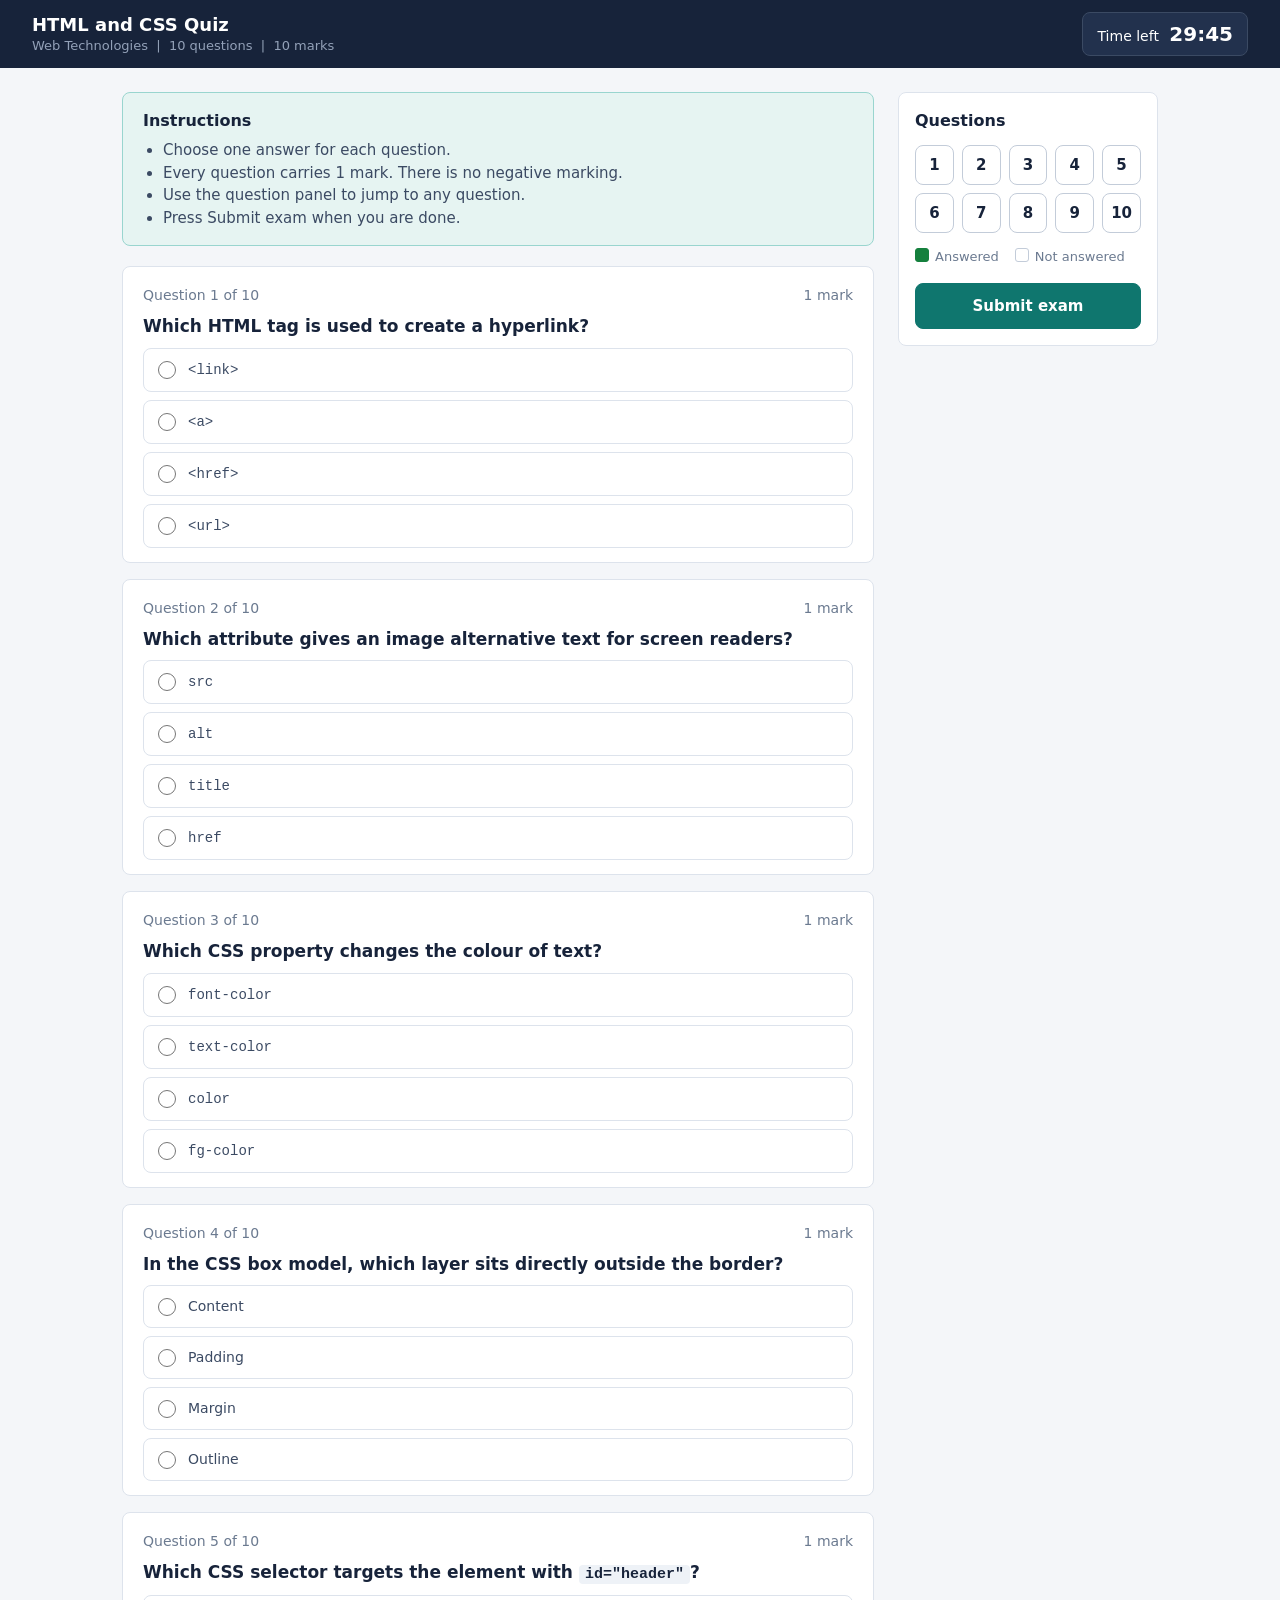
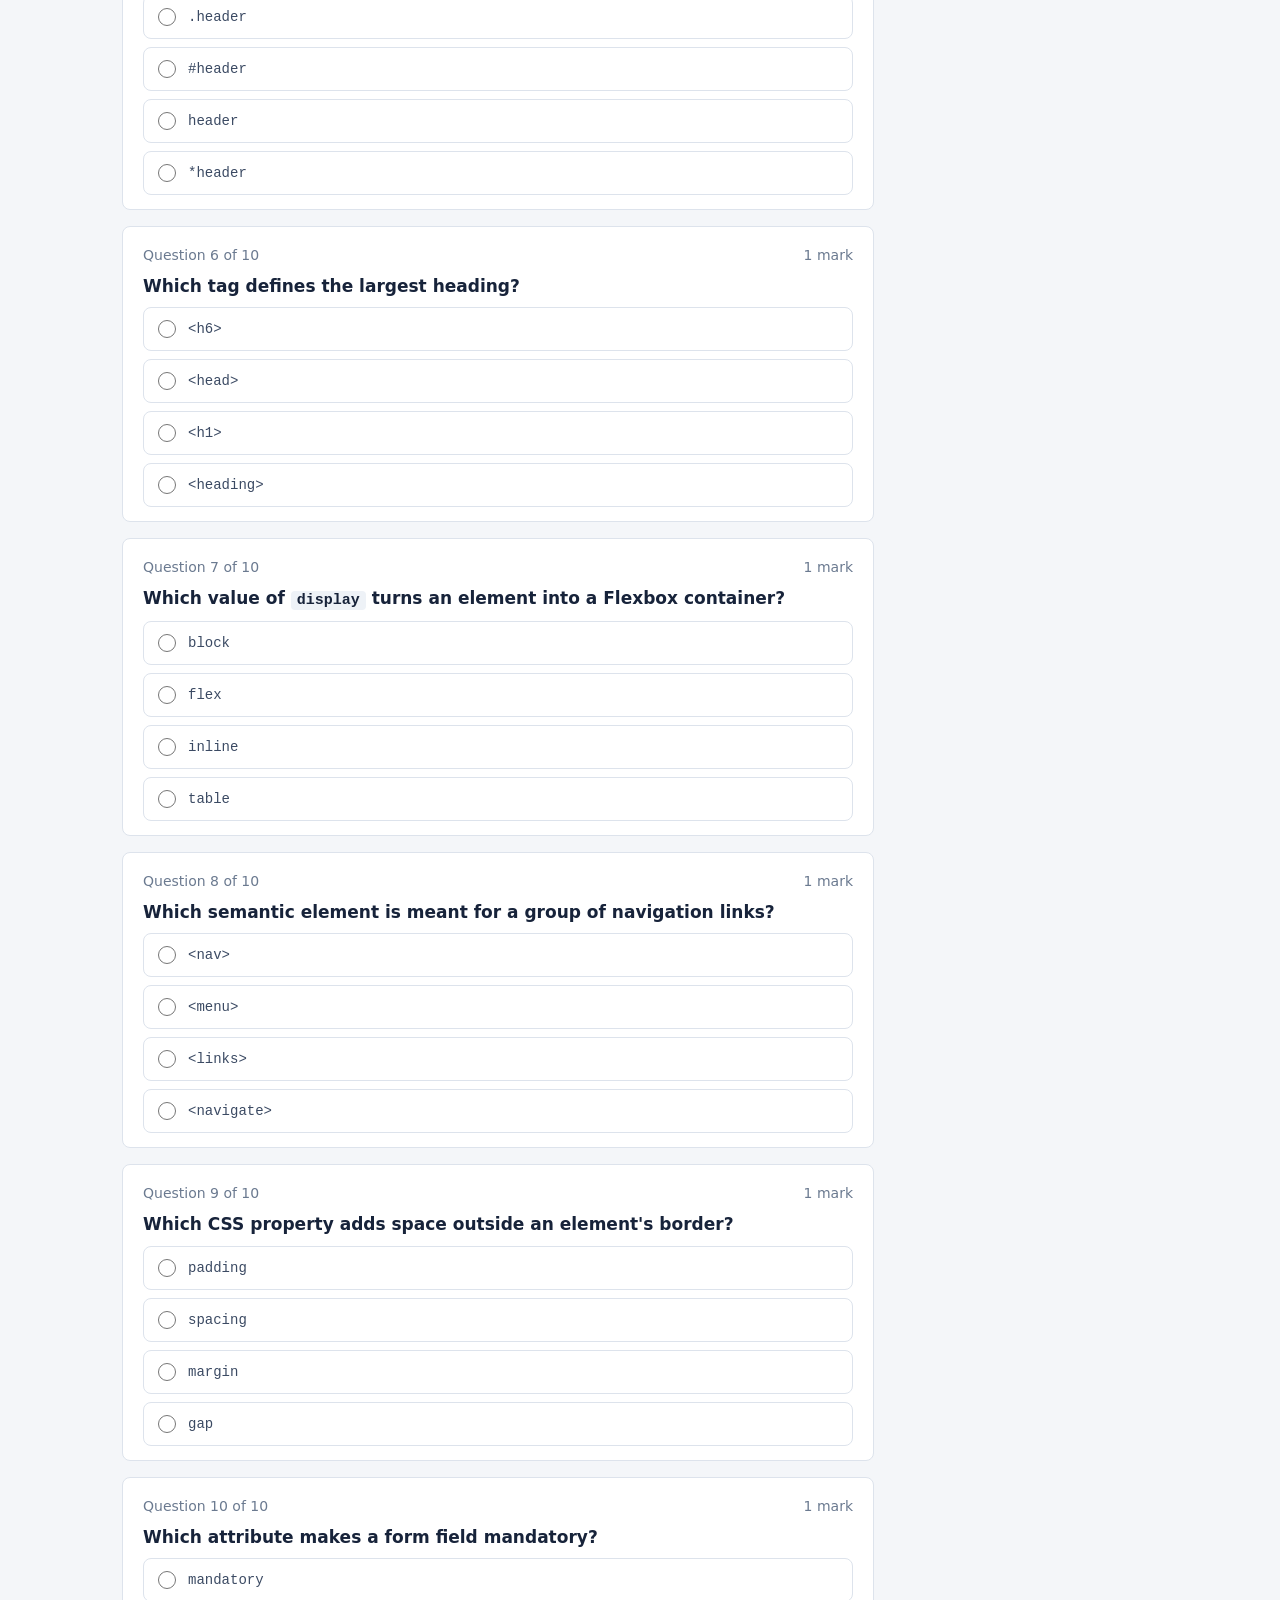
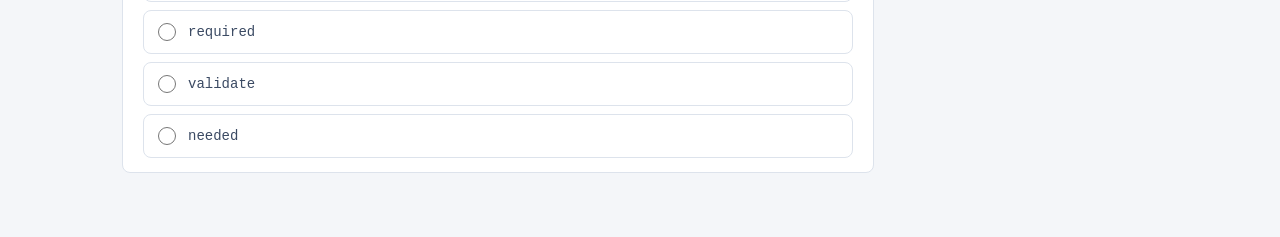
<file: exams/exam-paper.html>
<!DOCTYPE html>
<html lang="en">

<head>
    <meta charset="UTF-8">
    <meta name="viewport" content="width=device-width, initial-scale=1.0">
    <meta name="description" content="Exam paper for the Online Examination and Assessment System.">
    <title>HTML and CSS Quiz | Exam Paper</title>
    <link rel="stylesheet" href="../css/style.css">
    <link rel="stylesheet" href="../css/exam.css">
</head>

<body>

    <!-- ===== Top bar: exam name + timer ===== -->
    <header class="exam-bar">
        <div>
            <h1>HTML and CSS Quiz</h1>
            <p>Web Technologies &nbsp;|&nbsp; 10 questions &nbsp;|&nbsp; 10 marks</p>
        </div>
        <div class="timer" role="timer" aria-label="Time left">
            Time left <strong>29:45</strong>
        </div>
    </header>

    <!-- The form wraps the questions AND the question panel, so one Submit button sends everything -->
    <form class="exam-layout" action="../results/result-detail.html" method="get">

        <!-- ===== Questions ===== -->
        <div class="paper">

            <section class="instructions">
                <h2>Instructions</h2>
                <ul>
                    <li>Choose one answer for each question.</li>
                    <li>Every question carries 1 mark. There is no negative marking.</li>
                    <li>Use the question panel to jump to any question.</li>
                    <li>Press Submit exam when you are done.</li>
                </ul>
            </section>

            <section class="question" id="q1" aria-labelledby="q1-text">
                <div class="q-head"><span>Question 1 of 10</span><span>1 mark</span></div>
                <p class="q-text" id="q1-text">Which HTML tag is used to create a hyperlink?</p>
                <div role="radiogroup" aria-labelledby="q1-text">
                    <label class="option"><input type="radio" name="q1" value="a"> <span><code>&lt;link&gt;</code></span></label>
                    <label class="option"><input type="radio" name="q1" value="b"> <span><code>&lt;a&gt;</code></span></label>
                    <label class="option"><input type="radio" name="q1" value="c"> <span><code>&lt;href&gt;</code></span></label>
                    <label class="option"><input type="radio" name="q1" value="d"> <span><code>&lt;url&gt;</code></span></label>
                </div>
            </section>

            <section class="question" id="q2" aria-labelledby="q2-text">
                <div class="q-head"><span>Question 2 of 10</span><span>1 mark</span></div>
                <p class="q-text" id="q2-text">Which attribute gives an image alternative text for screen readers?</p>
                <div role="radiogroup" aria-labelledby="q2-text">
                    <label class="option"><input type="radio" name="q2" value="a"> <span><code>src</code></span></label>
                    <label class="option"><input type="radio" name="q2" value="b"> <span><code>alt</code></span></label>
                    <label class="option"><input type="radio" name="q2" value="c"> <span><code>title</code></span></label>
                    <label class="option"><input type="radio" name="q2" value="d"> <span><code>href</code></span></label>
                </div>
            </section>

            <section class="question" id="q3" aria-labelledby="q3-text">
                <div class="q-head"><span>Question 3 of 10</span><span>1 mark</span></div>
                <p class="q-text" id="q3-text">Which CSS property changes the colour of text?</p>
                <div role="radiogroup" aria-labelledby="q3-text">
                    <label class="option"><input type="radio" name="q3" value="a"> <span><code>font-color</code></span></label>
                    <label class="option"><input type="radio" name="q3" value="b"> <span><code>text-color</code></span></label>
                    <label class="option"><input type="radio" name="q3" value="c"> <span><code>color</code></span></label>
                    <label class="option"><input type="radio" name="q3" value="d"> <span><code>fg-color</code></span></label>
                </div>
            </section>

            <section class="question" id="q4" aria-labelledby="q4-text">
                <div class="q-head"><span>Question 4 of 10</span><span>1 mark</span></div>
                <p class="q-text" id="q4-text">In the CSS box model, which layer sits directly outside the border?</p>
                <div role="radiogroup" aria-labelledby="q4-text">
                    <label class="option"><input type="radio" name="q4" value="a"> <span>Content</span></label>
                    <label class="option"><input type="radio" name="q4" value="b"> <span>Padding</span></label>
                    <label class="option"><input type="radio" name="q4" value="c"> <span>Margin</span></label>
                    <label class="option"><input type="radio" name="q4" value="d"> <span>Outline</span></label>
                </div>
            </section>

            <section class="question" id="q5" aria-labelledby="q5-text">
                <div class="q-head"><span>Question 5 of 10</span><span>1 mark</span></div>
                <p class="q-text" id="q5-text">Which CSS selector targets the element with <code>id="header"</code>?</p>
                <div role="radiogroup" aria-labelledby="q5-text">
                    <label class="option"><input type="radio" name="q5" value="a"> <span><code>.header</code></span></label>
                    <label class="option"><input type="radio" name="q5" value="b"> <span><code>#header</code></span></label>
                    <label class="option"><input type="radio" name="q5" value="c"> <span><code>header</code></span></label>
                    <label class="option"><input type="radio" name="q5" value="d"> <span><code>*header</code></span></label>
                </div>
            </section>

            <section class="question" id="q6" aria-labelledby="q6-text">
                <div class="q-head"><span>Question 6 of 10</span><span>1 mark</span></div>
                <p class="q-text" id="q6-text">Which tag defines the largest heading?</p>
                <div role="radiogroup" aria-labelledby="q6-text">
                    <label class="option"><input type="radio" name="q6" value="a"> <span><code>&lt;h6&gt;</code></span></label>
                    <label class="option"><input type="radio" name="q6" value="b"> <span><code>&lt;head&gt;</code></span></label>
                    <label class="option"><input type="radio" name="q6" value="c"> <span><code>&lt;h1&gt;</code></span></label>
                    <label class="option"><input type="radio" name="q6" value="d"> <span><code>&lt;heading&gt;</code></span></label>
                </div>
            </section>

            <section class="question" id="q7" aria-labelledby="q7-text">
                <div class="q-head"><span>Question 7 of 10</span><span>1 mark</span></div>
                <p class="q-text" id="q7-text">Which value of <code>display</code> turns an element into a Flexbox container?</p>
                <div role="radiogroup" aria-labelledby="q7-text">
                    <label class="option"><input type="radio" name="q7" value="a"> <span><code>block</code></span></label>
                    <label class="option"><input type="radio" name="q7" value="b"> <span><code>flex</code></span></label>
                    <label class="option"><input type="radio" name="q7" value="c"> <span><code>inline</code></span></label>
                    <label class="option"><input type="radio" name="q7" value="d"> <span><code>table</code></span></label>
                </div>
            </section>

            <section class="question" id="q8" aria-labelledby="q8-text">
                <div class="q-head"><span>Question 8 of 10</span><span>1 mark</span></div>
                <p class="q-text" id="q8-text">Which semantic element is meant for a group of navigation links?</p>
                <div role="radiogroup" aria-labelledby="q8-text">
                    <label class="option"><input type="radio" name="q8" value="a"> <span><code>&lt;nav&gt;</code></span></label>
                    <label class="option"><input type="radio" name="q8" value="b"> <span><code>&lt;menu&gt;</code></span></label>
                    <label class="option"><input type="radio" name="q8" value="c"> <span><code>&lt;links&gt;</code></span></label>
                    <label class="option"><input type="radio" name="q8" value="d"> <span><code>&lt;navigate&gt;</code></span></label>
                </div>
            </section>

            <section class="question" id="q9" aria-labelledby="q9-text">
                <div class="q-head"><span>Question 9 of 10</span><span>1 mark</span></div>
                <p class="q-text" id="q9-text">Which CSS property adds space outside an element's border?</p>
                <div role="radiogroup" aria-labelledby="q9-text">
                    <label class="option"><input type="radio" name="q9" value="a"> <span><code>padding</code></span></label>
                    <label class="option"><input type="radio" name="q9" value="b"> <span><code>spacing</code></span></label>
                    <label class="option"><input type="radio" name="q9" value="c"> <span><code>margin</code></span></label>
                    <label class="option"><input type="radio" name="q9" value="d"> <span><code>gap</code></span></label>
                </div>
            </section>

            <section class="question" id="q10" aria-labelledby="q10-text">
                <div class="q-head"><span>Question 10 of 10</span><span>1 mark</span></div>
                <p class="q-text" id="q10-text">Which attribute makes a form field mandatory?</p>
                <div role="radiogroup" aria-labelledby="q10-text">
                    <label class="option"><input type="radio" name="q10" value="a"> <span><code>mandatory</code></span></label>
                    <label class="option"><input type="radio" name="q10" value="b"> <span><code>required</code></span></label>
                    <label class="option"><input type="radio" name="q10" value="c"> <span><code>validate</code></span></label>
                    <label class="option"><input type="radio" name="q10" value="d"> <span><code>needed</code></span></label>
                </div>
            </section>

        </div>

        <!-- ===== Question panel ===== -->
        <aside class="palette" aria-label="Question panel">
            <h2>Questions</h2>

            <nav class="palette-grid" aria-label="Jump to question">
                <a href="#q1">1</a>
                <a href="#q2">2</a>
                <a href="#q3">3</a>
                <a href="#q4">4</a>
                <a href="#q5">5</a>
                <a href="#q6">6</a>
                <a href="#q7">7</a>
                <a href="#q8">8</a>
                <a href="#q9">9</a>
                <a href="#q10">10</a>
            </nav>

            <div class="legend">
                <span class="done">Answered</span>
                <span>Not answered</span>
            </div>

            <button type="submit" class="btn">Submit exam</button>
        </aside>

    </form>

</body>

</html>
</file>
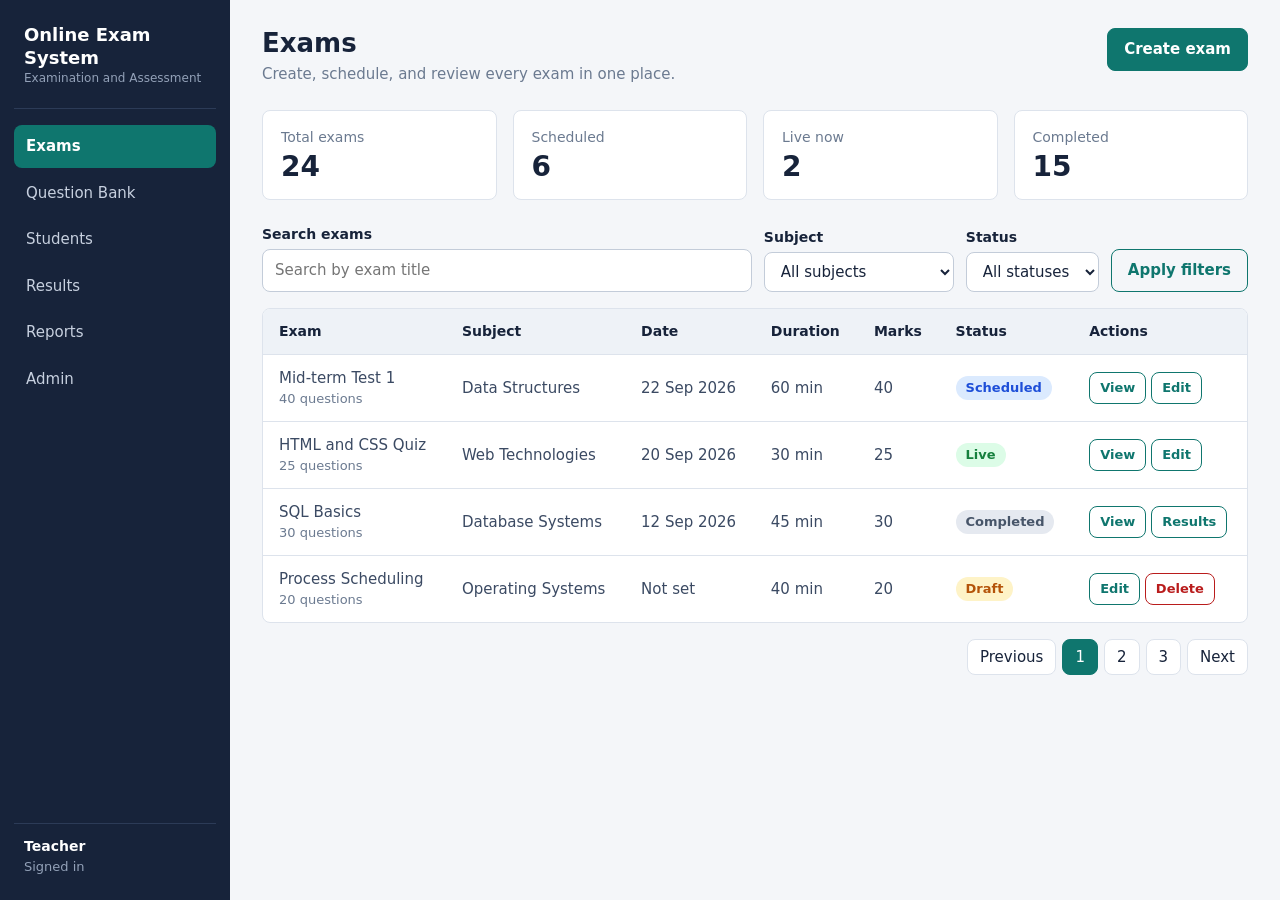
<file: exams/exam.html>
<!DOCTYPE html>
<html lang="en">

<head>
    <meta charset="UTF-8">
    <meta name="viewport" content="width=device-width, initial-scale=1.0">
    <meta name="description" content="Manage all exams in the Online Examination and Assessment System.">
    <title>Exams | Online Examination and Assessment System</title>
    <link rel="stylesheet" href="../css/style.css">
</head>

<body>
    <div class="layout">

        <!-- ===== Sidebar (copy this block into every dashboard page) ===== -->
        <aside class="sidebar">
            <div class="brand">
                Online Exam System
                <small>Examination and Assessment</small>
            </div>

            <nav aria-label="Main menu">
                <a href="../exams/exams.html" class="active" aria-current="page">Exams</a>
                <a href="../question-bank/question-bank.html">Question Bank</a>
                <a href="../students/students.html">Students</a>
                <a href="../results/results.html">Results</a>
                <a href="../reports/reports.html">Reports</a>
                <a href="../admin/admin.html">Admin</a>
            </nav>

            <div class="user-box">
                <strong>Teacher</strong> Signed in
            </div>
        </aside>

        <!-- ===== Main content ===== -->
        <main class="content">

            <header class="page-header">
                <div>
                    <h1>Exams</h1>
                    <p>Create, schedule, and review every exam in one place.</p>
                </div>
                <a href="create-exam.html" class="btn">Create exam</a>
            </header>

            <!-- Summary cards -->
            <section class="stats" aria-label="Exam summary">
                <div class="stat"><span>Total exams</span><strong>24</strong></div>
                <div class="stat"><span>Scheduled</span><strong>6</strong></div>
                <div class="stat"><span>Live now</span><strong>2</strong></div>
                <div class="stat"><span>Completed</span><strong>15</strong></div>
            </section>

            <!-- Filters (works as a real form; filtering itself needs a backend or JavaScript) -->
            <form class="toolbar" action="#" method="get">
                <div class="field grow">
                    <label for="search">Search exams</label>
                    <input type="search" id="search" name="search" placeholder="Search by exam title">
                </div>

                <div class="field">
                    <label for="subject">Subject</label>
                    <select id="subject" name="subject">
            <option value="">All subjects</option>
            <option>Data Structures</option>
            <option>Database Systems</option>
            <option>Web Technologies</option>
            <option>Operating Systems</option>
          </select>
                </div>

                <div class="field">
                    <label for="status">Status</label>
                    <select id="status" name="status">
            <option value="">All statuses</option>
            <option>Draft</option>
            <option>Scheduled</option>
            <option>Live</option>
            <option>Completed</option>
          </select>
                </div>

                <button type="submit" class="btn btn-outline">Apply filters</button>
            </form>

            <!-- Exams table -->
            <div class="table-wrap">
                <table>
                    <caption class="sr-only" style="position:absolute;left:-9999px;">List of exams</caption>
                    <thead>
                        <tr>
                            <th scope="col">Exam</th>
                            <th scope="col">Subject</th>
                            <th scope="col">Date</th>
                            <th scope="col">Duration</th>
                            <th scope="col">Marks</th>
                            <th scope="col">Status</th>
                            <th scope="col">Actions</th>
                        </tr>
                    </thead>
                    <tbody>
                        <tr>
                            <td>Mid-term Test 1 <span class="sub">40 questions</span></td>
                            <td>Data Structures</td>
                            <td>22 Sep 2026</td>
                            <td>60 min</td>
                            <td>40</td>
                            <td><span class="badge scheduled">Scheduled</span></td>
                            <td class="actions">
                                <a href="exam-paper.html" class="btn btn-outline btn-sm">View</a>
                                <a href="create-exam.html" class="btn btn-outline btn-sm">Edit</a>
                            </td>
                        </tr>
                        <tr>
                            <td>HTML and CSS Quiz <span class="sub">25 questions</span></td>
                            <td>Web Technologies</td>
                            <td>20 Sep 2026</td>
                            <td>30 min</td>
                            <td>25</td>
                            <td><span class="badge live">Live</span></td>
                            <td class="actions">
                                <a href="exam-paper.html" class="btn btn-outline btn-sm">View</a>
                                <a href="create-exam.html" class="btn btn-outline btn-sm">Edit</a>
                            </td>
                        </tr>
                        <tr>
                            <td>SQL Basics <span class="sub">30 questions</span></td>
                            <td>Database Systems</td>
                            <td>12 Sep 2026</td>
                            <td>45 min</td>
                            <td>30</td>
                            <td><span class="badge completed">Completed</span></td>
                            <td class="actions">
                                <a href="exam-paper.html" class="btn btn-outline btn-sm">View</a>
                                <a href="../results/results.html" class="btn btn-outline btn-sm">Results</a>
                            </td>
                        </tr>
                        <tr>
                            <td>Process Scheduling <span class="sub">20 questions</span></td>
                            <td>Operating Systems</td>
                            <td>Not set</td>
                            <td>40 min</td>
                            <td>20</td>
                            <td><span class="badge draft">Draft</span></td>
                            <td class="actions">
                                <a href="create-exam.html" class="btn btn-outline btn-sm">Edit</a>
                                <a href="#" class="btn btn-danger btn-sm">Delete</a>
                            </td>
                        </tr>
                    </tbody>
                </table>
            </div>

            <nav class="pagination" aria-label="Pagination">
                <a href="#">Previous</a>
                <a href="#" class="active" aria-current="page">1</a>
                <a href="#">2</a>
                <a href="#">3</a>
                <a href="#">Next</a>
            </nav>

        </main>
    </div>
</body>

</html>
</file>
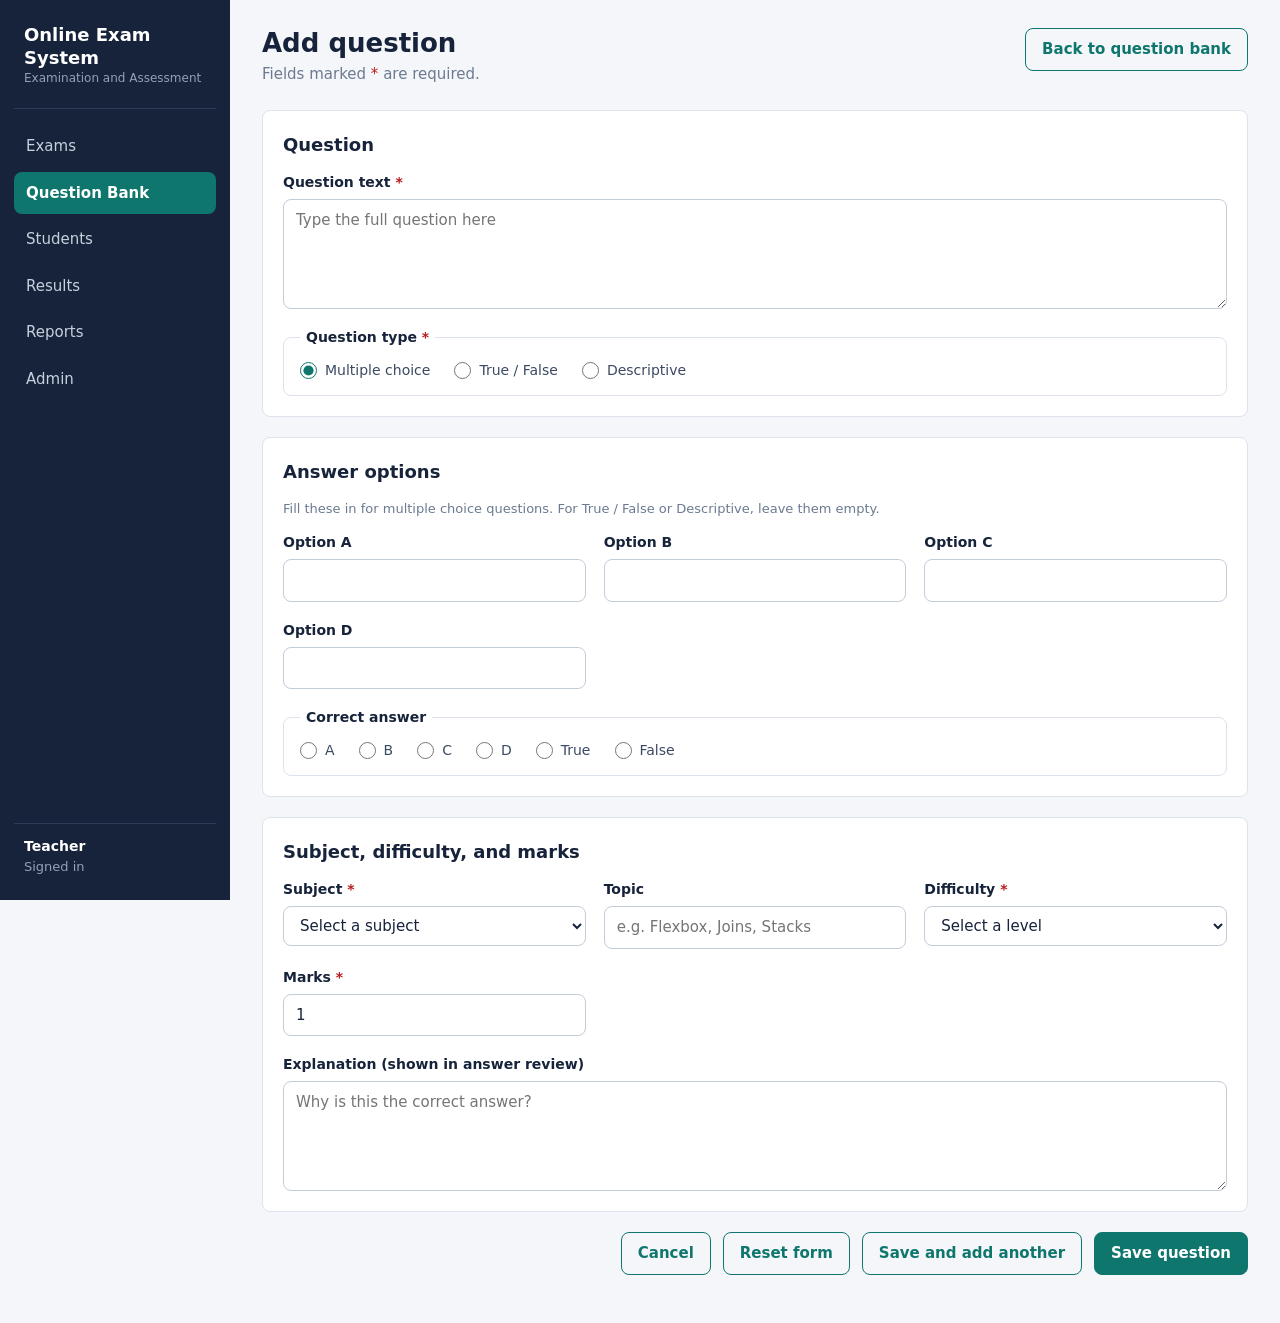
<file: question bank/add-question.html>
<!DOCTYPE html>
<html lang="en">

<head>
    <meta charset="UTF-8">
    <meta name="viewport" content="width=device-width, initial-scale=1.0">
    <meta name="description" content="Add a new question to the question bank.">
    <title>Add Question | Online Examination and Assessment System</title>
    <link rel="stylesheet" href="../css/style.css">
</head>

<body>
    <div class="layout">

        <!-- ===== Sidebar ===== -->
        <aside class="sidebar">
            <div class="brand">
                Online Exam System
                <small>Examination and Assessment</small>
            </div>

            <nav aria-label="Main menu">
                <a href="../exams/exams.html">Exams</a>
                <a href="../question-bank/question-bank.html" class="active" aria-current="page">Question Bank</a>
                <a href="../students/students.html">Students</a>
                <a href="../results/results.html">Results</a>
                <a href="../reports/reports.html">Reports</a>
                <a href="../admin/admin.html">Admin</a>
            </nav>

            <div class="user-box">
                <strong>Teacher</strong> Signed in
            </div>
        </aside>

        <!-- ===== Main content ===== -->
        <main class="content">

            <header class="page-header">
                <div>
                    <h1>Add question</h1>
                    <p>Fields marked <span class="req">*</span> are required.</p>
                </div>
                <a href="question-bank.html" class="btn btn-outline">Back to question bank</a>
            </header>

            <form action="#" method="post">

                <!-- 1. Question details -->
                <section class="card">
                    <h2>Question</h2>
                    <div class="form-grid">

                        <div class="field full">
                            <label for="question">Question text <span class="req">*</span></label>
                            <textarea id="question" name="question" placeholder="Type the full question here" required></textarea>
                        </div>

                        <div class="field full">
                            <fieldset class="group">
                                <legend>Question type <span class="req">*</span></legend>
                                <div class="choice-row">
                                    <label><input type="radio" name="type" value="mcq" checked> Multiple choice</label>
                                    <label><input type="radio" name="type" value="truefalse"> True / False</label>
                                    <label><input type="radio" name="type" value="descriptive"> Descriptive</label>
                                </div>
                            </fieldset>
                        </div>

                    </div>
                </section>

                <!-- 2. Answer options -->
                <section class="card">
                    <h2>Answer options</h2>
                    <p class="hint" style="margin-bottom:14px;">
                        Fill these in for multiple choice questions. For True / False or Descriptive, leave them empty.
                    </p>

                    <div class="form-grid">

                        <div class="field">
                            <label for="opt-a">Option A</label>
                            <input type="text" id="opt-a" name="option_a" maxlength="200">
                        </div>

                        <div class="field">
                            <label for="opt-b">Option B</label>
                            <input type="text" id="opt-b" name="option_b" maxlength="200">
                        </div>

                        <div class="field">
                            <label for="opt-c">Option C</label>
                            <input type="text" id="opt-c" name="option_c" maxlength="200">
                        </div>

                        <div class="field">
                            <label for="opt-d">Option D</label>
                            <input type="text" id="opt-d" name="option_d" maxlength="200">
                        </div>

                        <div class="field full">
                            <fieldset class="group">
                                <legend>Correct answer</legend>
                                <div class="choice-row">
                                    <label><input type="radio" name="correct" value="a"> A</label>
                                    <label><input type="radio" name="correct" value="b"> B</label>
                                    <label><input type="radio" name="correct" value="c"> C</label>
                                    <label><input type="radio" name="correct" value="d"> D</label>
                                    <label><input type="radio" name="correct" value="true"> True</label>
                                    <label><input type="radio" name="correct" value="false"> False</label>
                                </div>
                            </fieldset>
                        </div>

                    </div>
                </section>

                <!-- 3. Classification and marks -->
                <section class="card">
                    <h2>Subject, difficulty, and marks</h2>
                    <div class="form-grid">

                        <div class="field">
                            <label for="subject">Subject <span class="req">*</span></label>
                            <select id="subject" name="subject" required>
                <option value="">Select a subject</option>
                <option>Data Structures</option>
                <option>Database Systems</option>
                <option>Web Technologies</option>
                <option>Operating Systems</option>
              </select>
                        </div>

                        <div class="field">
                            <label for="topic">Topic</label>
                            <input type="text" id="topic" name="topic" placeholder="e.g. Flexbox, Joins, Stacks" maxlength="60">
                        </div>

                        <div class="field">
                            <label for="difficulty">Difficulty <span class="req">*</span></label>
                            <select id="difficulty" name="difficulty" required>
                <option value="">Select a level</option>
                <option>Easy</option>
                <option>Medium</option>
                <option>Hard</option>
              </select>
                        </div>

                        <div class="field">
                            <label for="marks">Marks <span class="req">*</span></label>
                            <input type="number" id="marks" name="marks" min="1" max="20" value="1" required>
                        </div>

                        <div class="field full">
                            <label for="explanation">Explanation (shown in answer review)</label>
                            <textarea id="explanation" name="explanation" placeholder="Why is this the correct answer?"></textarea>
                        </div>

                    </div>
                </section>

                <!-- Actions -->
                <div class="form-actions">
                    <a href="question-bank.html" class="btn btn-outline">Cancel</a>
                    <button type="reset" class="btn btn-outline">Reset form</button>
                    <button type="submit" name="action" value="save-another" class="btn btn-outline">Save and add another</button>
                    <button type="submit" name="action" value="save" class="btn">Save question</button>
                </div>

            </form>

        </main>
    </div>
</body>

</html>
</file>
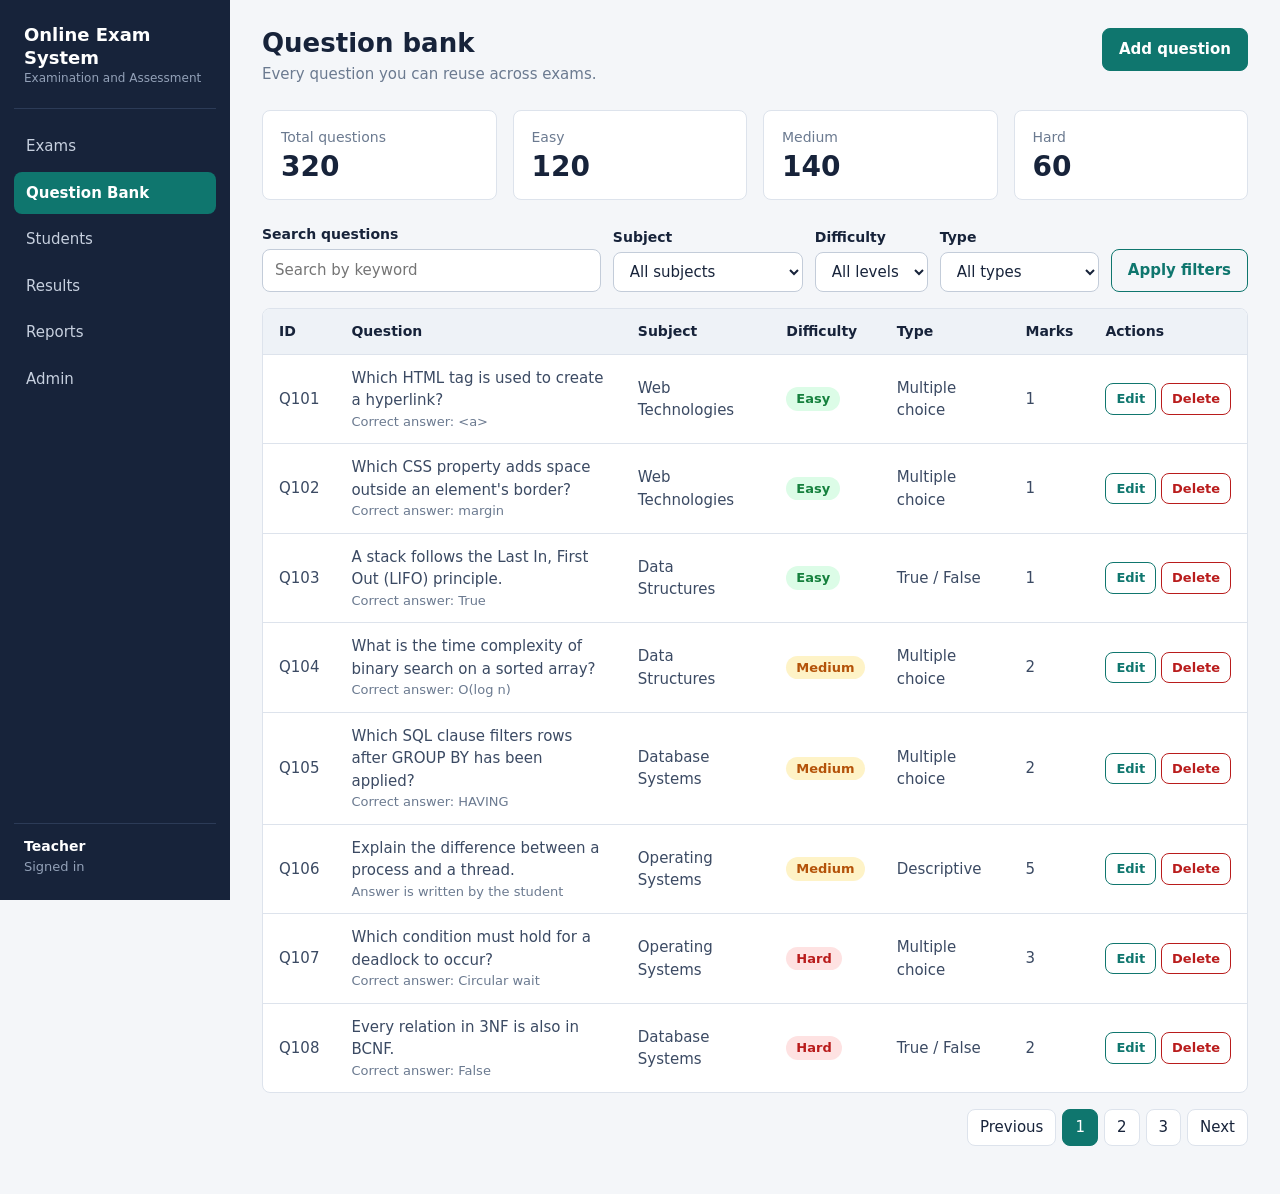
<file: question bank/question-bank.html>
<!DOCTYPE html>
<html lang="en">

<head>
    <meta charset="UTF-8">
    <meta name="viewport" content="width=device-width, initial-scale=1.0">
    <meta name="description" content="Browse and manage the question bank.">
    <title>Question Bank | Online Examination and Assessment System</title>
    <link rel="stylesheet" href="../css/style.css">
</head>

<body>
    <div class="layout">

        <!-- ===== Sidebar (same block as exams.html; only the "active" link changes) ===== -->
        <aside class="sidebar">
            <div class="brand">
                Online Exam System
                <small>Examination and Assessment</small>
            </div>

            <nav aria-label="Main menu">
                <a href="../exams/exams.html">Exams</a>
                <a href="../question-bank/question-bank.html" class="active" aria-current="page">Question Bank</a>
                <a href="../students/students.html">Students</a>
                <a href="../results/results.html">Results</a>
                <a href="../reports/reports.html">Reports</a>
                <a href="../admin/admin.html">Admin</a>
            </nav>

            <div class="user-box">
                <strong>Teacher</strong> Signed in
            </div>
        </aside>

        <!-- ===== Main content ===== -->
        <main class="content">

            <header class="page-header">
                <div>
                    <h1>Question bank</h1>
                    <p>Every question you can reuse across exams.</p>
                </div>
                <a href="add-question.html" class="btn">Add question</a>
            </header>

            <!-- Summary cards -->
            <section class="stats" aria-label="Question bank summary">
                <div class="stat"><span>Total questions</span><strong>320</strong></div>
                <div class="stat"><span>Easy</span><strong>120</strong></div>
                <div class="stat"><span>Medium</span><strong>140</strong></div>
                <div class="stat"><span>Hard</span><strong>60</strong></div>
            </section>

            <!-- Filters -->
            <form class="toolbar" action="#" method="get">
                <div class="field grow">
                    <label for="search">Search questions</label>
                    <input type="search" id="search" name="search" placeholder="Search by keyword">
                </div>

                <div class="field">
                    <label for="subject">Subject</label>
                    <select id="subject" name="subject">
            <option value="">All subjects</option>
            <option>Data Structures</option>
            <option>Database Systems</option>
            <option>Web Technologies</option>
            <option>Operating Systems</option>
          </select>
                </div>

                <div class="field">
                    <label for="difficulty">Difficulty</label>
                    <select id="difficulty" name="difficulty">
            <option value="">All levels</option>
            <option>Easy</option>
            <option>Medium</option>
            <option>Hard</option>
          </select>
                </div>

                <div class="field">
                    <label for="type">Type</label>
                    <select id="type" name="type">
            <option value="">All types</option>
            <option>Multiple choice</option>
            <option>True / False</option>
            <option>Descriptive</option>
          </select>
                </div>

                <button type="submit" class="btn btn-outline">Apply filters</button>
            </form>

            <!-- Questions table
           Difficulty badges reuse existing classes:
           Easy = .pass (green), Medium = .draft (amber), Hard = .fail (red) -->
            <div class="table-wrap">
                <table>
                    <caption style="position:absolute;left:-9999px;">List of questions</caption>
                    <thead>
                        <tr>
                            <th scope="col">ID</th>
                            <th scope="col">Question</th>
                            <th scope="col">Subject</th>
                            <th scope="col">Difficulty</th>
                            <th scope="col">Type</th>
                            <th scope="col">Marks</th>
                            <th scope="col">Actions</th>
                        </tr>
                    </thead>
                    <tbody>
                        <tr>
                            <td>Q101</td>
                            <td>Which HTML tag is used to create a hyperlink? <span class="sub">Correct answer: &lt;a&gt;</span></td>
                            <td>Web Technologies</td>
                            <td><span class="badge pass">Easy</span></td>
                            <td>Multiple choice</td>
                            <td>1</td>
                            <td class="actions">
                                <a href="add-question.html" class="btn btn-outline btn-sm">Edit</a>
                                <a href="#" class="btn btn-danger btn-sm">Delete</a>
                            </td>
                        </tr>
                        <tr>
                            <td>Q102</td>
                            <td>Which CSS property adds space outside an element's border? <span class="sub">Correct answer: margin</span></td>
                            <td>Web Technologies</td>
                            <td><span class="badge pass">Easy</span></td>
                            <td>Multiple choice</td>
                            <td>1</td>
                            <td class="actions">
                                <a href="add-question.html" class="btn btn-outline btn-sm">Edit</a>
                                <a href="#" class="btn btn-danger btn-sm">Delete</a>
                            </td>
                        </tr>
                        <tr>
                            <td>Q103</td>
                            <td>A stack follows the Last In, First Out (LIFO) principle. <span class="sub">Correct answer: True</span></td>
                            <td>Data Structures</td>
                            <td><span class="badge pass">Easy</span></td>
                            <td>True / False</td>
                            <td>1</td>
                            <td class="actions">
                                <a href="add-question.html" class="btn btn-outline btn-sm">Edit</a>
                                <a href="#" class="btn btn-danger btn-sm">Delete</a>
                            </td>
                        </tr>
                        <tr>
                            <td>Q104</td>
                            <td>What is the time complexity of binary search on a sorted array? <span class="sub">Correct answer: O(log n)</span></td>
                            <td>Data Structures</td>
                            <td><span class="badge draft">Medium</span></td>
                            <td>Multiple choice</td>
                            <td>2</td>
                            <td class="actions">
                                <a href="add-question.html" class="btn btn-outline btn-sm">Edit</a>
                                <a href="#" class="btn btn-danger btn-sm">Delete</a>
                            </td>
                        </tr>
                        <tr>
                            <td>Q105</td>
                            <td>Which SQL clause filters rows after GROUP BY has been applied? <span class="sub">Correct answer: HAVING</span></td>
                            <td>Database Systems</td>
                            <td><span class="badge draft">Medium</span></td>
                            <td>Multiple choice</td>
                            <td>2</td>
                            <td class="actions">
                                <a href="add-question.html" class="btn btn-outline btn-sm">Edit</a>
                                <a href="#" class="btn btn-danger btn-sm">Delete</a>
                            </td>
                        </tr>
                        <tr>
                            <td>Q106</td>
                            <td>Explain the difference between a process and a thread. <span class="sub">Answer is written by the student</span></td>
                            <td>Operating Systems</td>
                            <td><span class="badge draft">Medium</span></td>
                            <td>Descriptive</td>
                            <td>5</td>
                            <td class="actions">
                                <a href="add-question.html" class="btn btn-outline btn-sm">Edit</a>
                                <a href="#" class="btn btn-danger btn-sm">Delete</a>
                            </td>
                        </tr>
                        <tr>
                            <td>Q107</td>
                            <td>Which condition must hold for a deadlock to occur? <span class="sub">Correct answer: Circular wait</span></td>
                            <td>Operating Systems</td>
                            <td><span class="badge fail">Hard</span></td>
                            <td>Multiple choice</td>
                            <td>3</td>
                            <td class="actions">
                                <a href="add-question.html" class="btn btn-outline btn-sm">Edit</a>
                                <a href="#" class="btn btn-danger btn-sm">Delete</a>
                            </td>
                        </tr>
                        <tr>
                            <td>Q108</td>
                            <td>Every relation in 3NF is also in BCNF. <span class="sub">Correct answer: False</span></td>
                            <td>Database Systems</td>
                            <td><span class="badge fail">Hard</span></td>
                            <td>True / False</td>
                            <td>2</td>
                            <td class="actions">
                                <a href="add-question.html" class="btn btn-outline btn-sm">Edit</a>
                                <a href="#" class="btn btn-danger btn-sm">Delete</a>
                            </td>
                        </tr>
                    </tbody>
                </table>
            </div>

            <nav class="pagination" aria-label="Pagination">
                <a href="#">Previous</a>
                <a href="#" class="active" aria-current="page">1</a>
                <a href="#">2</a>
                <a href="#">3</a>
                <a href="#">Next</a>
            </nav>

        </main>
    </div>
</body>

</html>
</file>
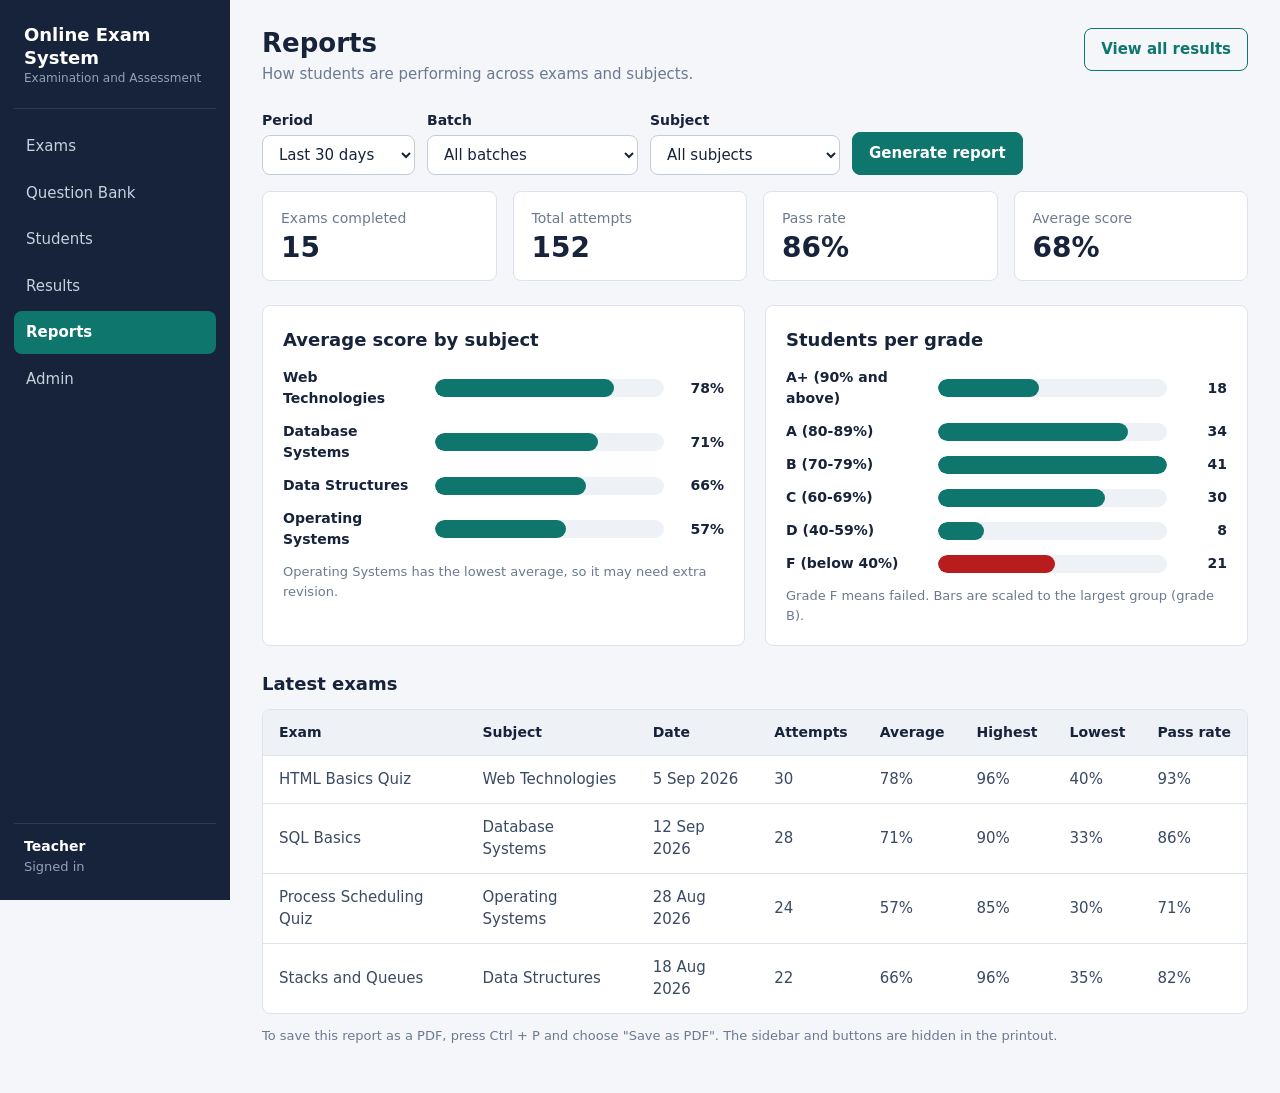
<file: reports/reports.html>
<!DOCTYPE html>
<html lang="en">

<head>
    <meta charset="UTF-8">
    <meta name="viewport" content="width=device-width, initial-scale=1.0">
    <meta name="description" content="Performance reports for exams and students.">
    <title>Reports | Online Examination and Assessment System</title>
    <link rel="stylesheet" href="../css/style.css">

    <!-- Styles used only on this page (internal CSS): CSS-only bar charts -->
    <style>
        .chart-grid {
            display: grid;
            grid-template-columns: repeat(auto-fit, minmax(340px, 1fr));
            gap: 20px;
        }
        
        .bar-row {
            display: grid;
            grid-template-columns: 140px 1fr 48px;
            align-items: center;
            gap: 12px;
            margin-bottom: 12px;
            font-size: 14px;
        }
        
        .bar-label {
            color: var(--ink);
            font-weight: 600;
        }
        
        .bar-track {
            height: 18px;
            border-radius: 999px;
            background: #eef2f7;
            overflow: hidden;
        }
        /* the width comes from the --value variable set on each bar in the HTML */
        
        .bar-fill {
            width: var(--value);
            height: 100%;
            border-radius: 999px;
            background: var(--main);
            -webkit-print-color-adjust: exact;
            print-color-adjust: exact;
        }
        
        .bar-fill.low {
            background: #b91c1c;
        }
        
        .bar-value {
            text-align: right;
            color: var(--ink);
            font-weight: 600;
        }
        
        .chart-note {
            margin-top: 4px;
            font-size: 13px;
            color: var(--muted);
        }
        
        @media (max-width: 480px) {
            .bar-row {
                grid-template-columns: 100px 1fr 44px;
            }
        }
    </style>
</head>

<body>
    <div class="layout">

        <!-- ===== Sidebar ===== -->
        <aside class="sidebar">
            <div class="brand">
                Online Exam System
                <small>Examination and Assessment</small>
            </div>

            <nav aria-label="Main menu">
                <a href="../exams/exams.html">Exams</a>
                <a href="../question-bank/question-bank.html">Question Bank</a>
                <a href="../students/students.html">Students</a>
                <a href="../results/results.html">Results</a>
                <a href="../reports/reports.html" class="active" aria-current="page">Reports</a>
                <a href="../admin/admin.html">Admin</a>
            </nav>

            <div class="user-box">
                <strong>Teacher</strong> Signed in
            </div>
        </aside>

        <!-- ===== Main content ===== -->
        <main class="content">

            <header class="page-header">
                <div>
                    <h1>Reports</h1>
                    <p>How students are performing across exams and subjects.</p>
                </div>
                <a href="../results/results.html" class="btn btn-outline">View all results</a>
            </header>

            <!-- Report filters -->
            <form class="toolbar" action="#" method="get">
                <div class="field">
                    <label for="period">Period</label>
                    <select id="period" name="period">
            <option>Last 30 days</option>
            <option>Last 3 months</option>
            <option>This semester</option>
            <option>All time</option>
          </select>
                </div>

                <div class="field">
                    <label for="batch">Batch</label>
                    <select id="batch" name="batch">
            <option value="">All batches</option>
            <option>B.Tech CSE - 2nd year</option>
            <option>B.Tech CSE - 3rd year</option>
            <option>B.Tech CSE - 4th year</option>
          </select>
                </div>

                <div class="field">
                    <label for="subject">Subject</label>
                    <select id="subject" name="subject">
            <option value="">All subjects</option>
            <option>Data Structures</option>
            <option>Database Systems</option>
            <option>Web Technologies</option>
            <option>Operating Systems</option>
          </select>
                </div>

                <button type="submit" class="btn">Generate report</button>
            </form>

            <!-- Summary cards -->
            <section class="stats" aria-label="Report summary">
                <div class="stat"><span>Exams completed</span><strong>15</strong></div>
                <div class="stat"><span>Total attempts</span><strong>152</strong></div>
                <div class="stat"><span>Pass rate</span><strong>86%</strong></div>
                <div class="stat"><span>Average score</span><strong>68%</strong></div>
            </section>

            <!-- Charts (pure CSS: each bar's width is set by --value) -->
            <div class="chart-grid">

                <section class="card" aria-labelledby="chart-subject">
                    <h2 id="chart-subject">Average score by subject</h2>

                    <div class="bar-row">
                        <span class="bar-label">Web Technologies</span>
                        <div class="bar-track">
                            <div class="bar-fill" style="--value: 78%"></div>
                        </div>
                        <span class="bar-value">78%</span>
                    </div>
                    <div class="bar-row">
                        <span class="bar-label">Database Systems</span>
                        <div class="bar-track">
                            <div class="bar-fill" style="--value: 71%"></div>
                        </div>
                        <span class="bar-value">71%</span>
                    </div>
                    <div class="bar-row">
                        <span class="bar-label">Data Structures</span>
                        <div class="bar-track">
                            <div class="bar-fill" style="--value: 66%"></div>
                        </div>
                        <span class="bar-value">66%</span>
                    </div>
                    <div class="bar-row">
                        <span class="bar-label">Operating Systems</span>
                        <div class="bar-track">
                            <div class="bar-fill" style="--value: 57%"></div>
                        </div>
                        <span class="bar-value">57%</span>
                    </div>

                    <p class="chart-note">Operating Systems has the lowest average, so it may need extra revision.</p>
                </section>

                <section class="card" aria-labelledby="chart-grades">
                    <h2 id="chart-grades">Students per grade</h2>

                    <div class="bar-row">
                        <span class="bar-label">A+ (90% and above)</span>
                        <div class="bar-track">
                            <div class="bar-fill" style="--value: 44%"></div>
                        </div>
                        <span class="bar-value">18</span>
                    </div>
                    <div class="bar-row">
                        <span class="bar-label">A (80-89%)</span>
                        <div class="bar-track">
                            <div class="bar-fill" style="--value: 83%"></div>
                        </div>
                        <span class="bar-value">34</span>
                    </div>
                    <div class="bar-row">
                        <span class="bar-label">B (70-79%)</span>
                        <div class="bar-track">
                            <div class="bar-fill" style="--value: 100%"></div>
                        </div>
                        <span class="bar-value">41</span>
                    </div>
                    <div class="bar-row">
                        <span class="bar-label">C (60-69%)</span>
                        <div class="bar-track">
                            <div class="bar-fill" style="--value: 73%"></div>
                        </div>
                        <span class="bar-value">30</span>
                    </div>
                    <div class="bar-row">
                        <span class="bar-label">D (40-59%)</span>
                        <div class="bar-track">
                            <div class="bar-fill" style="--value: 20%"></div>
                        </div>
                        <span class="bar-value">8</span>
                    </div>
                    <div class="bar-row">
                        <span class="bar-label">F (below 40%)</span>
                        <div class="bar-track">
                            <div class="bar-fill low" style="--value: 51%"></div>
                        </div>
                        <span class="bar-value">21</span>
                    </div>

                    <p class="chart-note">Grade F means failed. Bars are scaled to the largest group (grade B).</p>
                </section>

            </div>

            <!-- Exam-wise summary table -->
            <section aria-labelledby="summary-title">
                <h2 id="summary-title" style="font-size:18px;color:var(--ink);margin:4px 0 12px;">Latest exams</h2>

                <div class="table-wrap">
                    <table>
                        <caption style="position:absolute;left:-9999px;">Summary of the latest exams</caption>
                        <thead>
                            <tr>
                                <th scope="col">Exam</th>
                                <th scope="col">Subject</th>
                                <th scope="col">Date</th>
                                <th scope="col">Attempts</th>
                                <th scope="col">Average</th>
                                <th scope="col">Highest</th>
                                <th scope="col">Lowest</th>
                                <th scope="col">Pass rate</th>
                            </tr>
                        </thead>
                        <tbody>
                            <tr>
                                <td>HTML Basics Quiz</td>
                                <td>Web Technologies</td>
                                <td>5 Sep 2026</td>
                                <td>30</td>
                                <td>78%</td>
                                <td>96%</td>
                                <td>40%</td>
                                <td>93%</td>
                            </tr>
                            <tr>
                                <td>SQL Basics</td>
                                <td>Database Systems</td>
                                <td>12 Sep 2026</td>
                                <td>28</td>
                                <td>71%</td>
                                <td>90%</td>
                                <td>33%</td>
                                <td>86%</td>
                            </tr>
                            <tr>
                                <td>Process Scheduling Quiz</td>
                                <td>Operating Systems</td>
                                <td>28 Aug 2026</td>
                                <td>24</td>
                                <td>57%</td>
                                <td>85%</td>
                                <td>30%</td>
                                <td>71%</td>
                            </tr>
                            <tr>
                                <td>Stacks and Queues</td>
                                <td>Data Structures</td>
                                <td>18 Aug 2026</td>
                                <td>22</td>
                                <td>66%</td>
                                <td>96%</td>
                                <td>35%</td>
                                <td>82%</td>
                            </tr>
                        </tbody>
                    </table>
                </div>

                <p class="chart-note" style="margin-top:12px;">
                    To save this report as a PDF, press Ctrl + P and choose "Save as PDF". The sidebar and buttons are hidden in the printout.
                </p>
            </section>

        </main>
    </div>
</body>

</html>
</file>
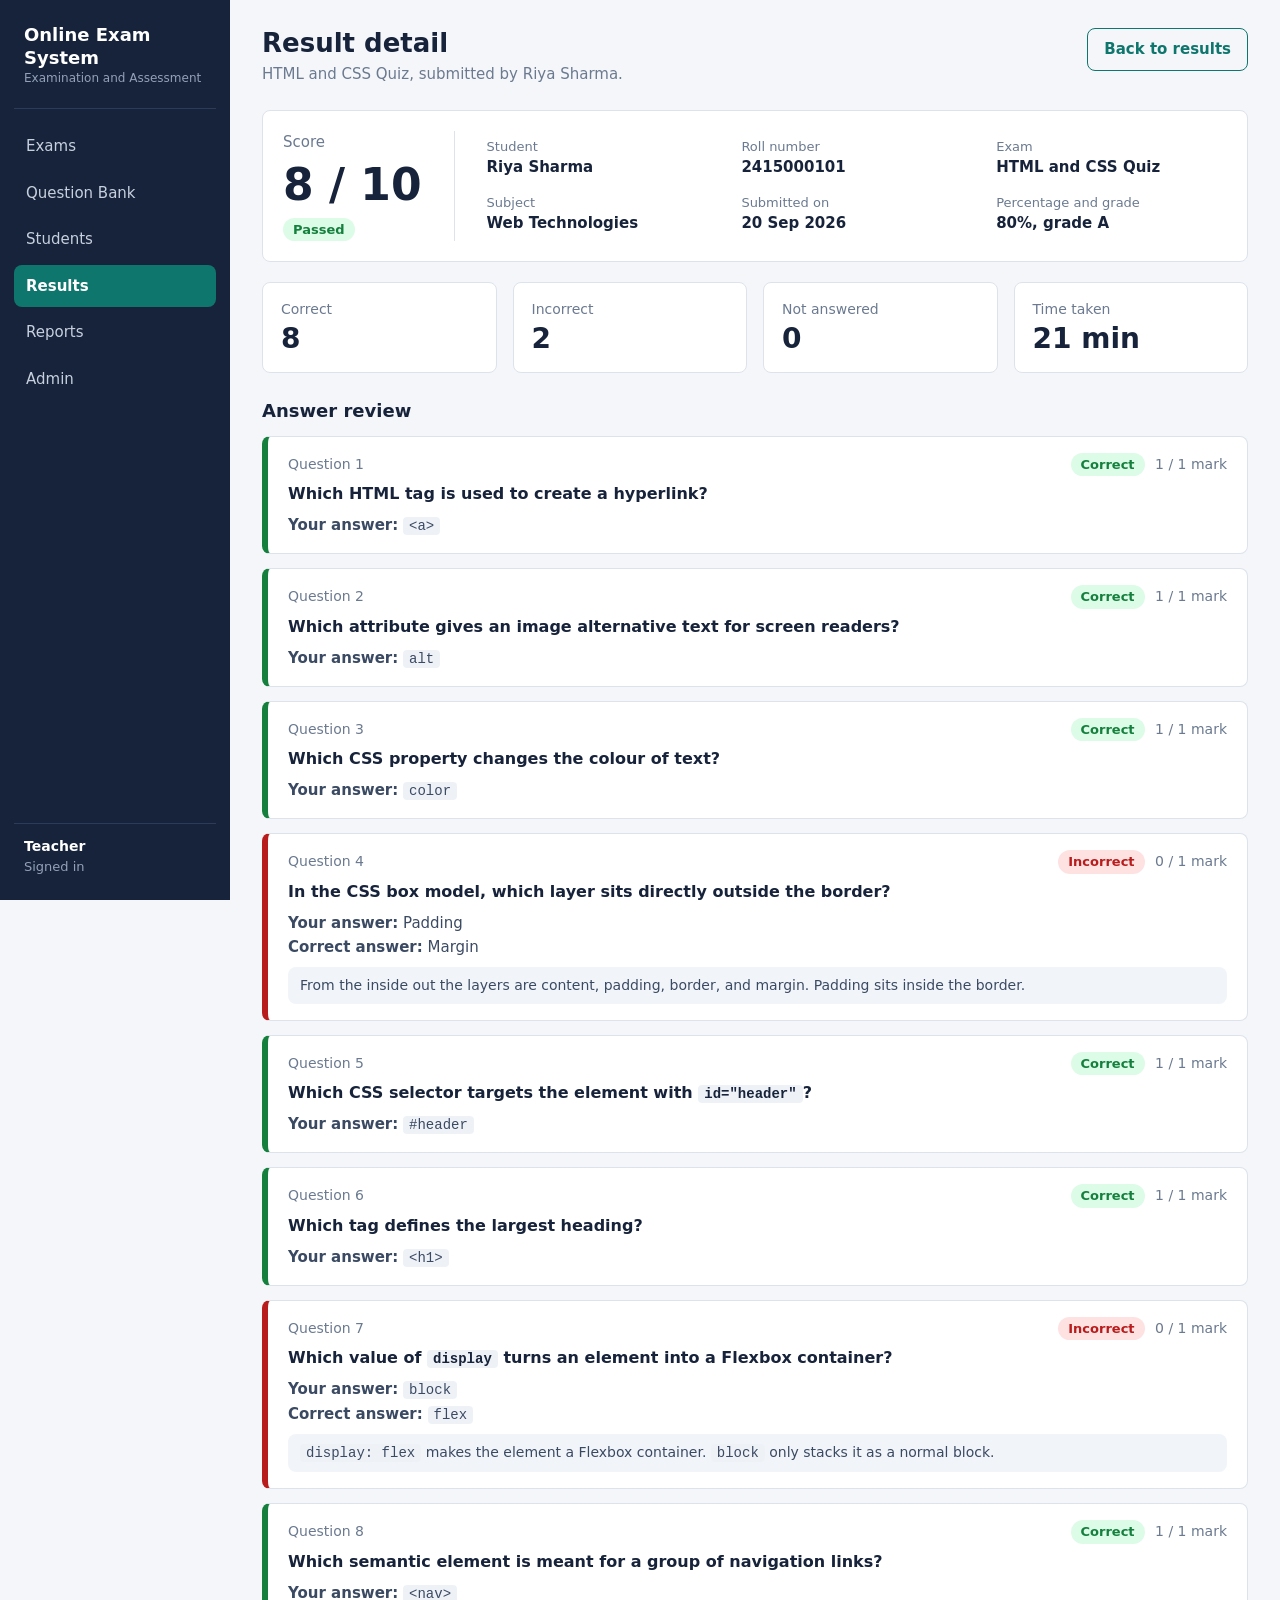
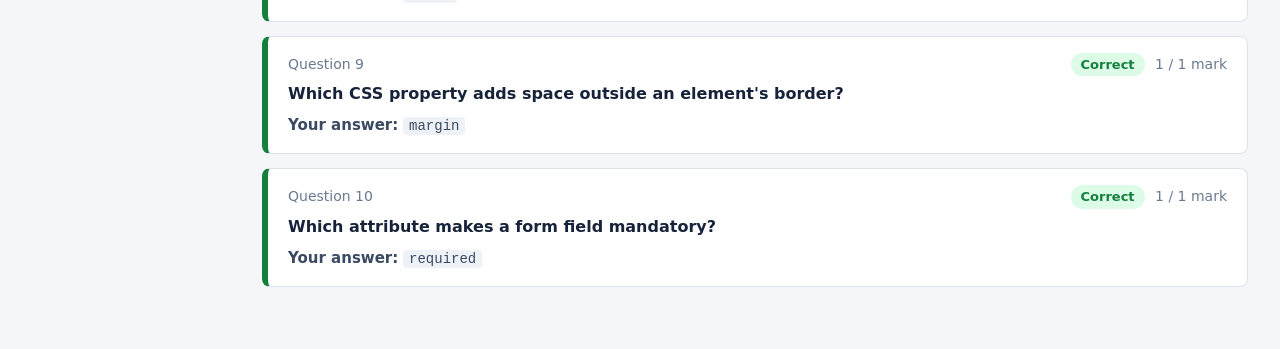
<file: results/result-detail.html>
<!DOCTYPE html>
<html lang="en">

<head>
    <meta charset="UTF-8">
    <meta name="viewport" content="width=device-width, initial-scale=1.0">
    <meta name="description" content="Score summary and answer review for a completed exam.">
    <title>Result Detail | Online Examination and Assessment System</title>
    <link rel="stylesheet" href="../css/style.css">

    <!-- Styles used only on this page (internal CSS) -->
    <style>
        .score-card {
            display: flex;
            align-items: center;
            gap: 32px;
            flex-wrap: wrap;
        }
        
        .score-main {
            min-width: 170px;
            padding-right: 32px;
            border-right: 1px solid var(--line);
        }
        
        .score-main strong {
            display: block;
            font-size: 44px;
            line-height: 1.1;
            color: var(--ink);
        }
        
        .score-main span {
            display: block;
            margin-bottom: 8px;
            color: var(--muted);
        }
        
        .meta {
            flex: 1 1 320px;
            display: grid;
            grid-template-columns: repeat(auto-fit, minmax(200px, 1fr));
            gap: 14px 24px;
        }
        
        .meta dt {
            font-size: 13px;
            color: var(--muted);
        }
        
        .meta dd {
            color: var(--ink);
            font-weight: 600;
        }
        
        .review-item {
            background: var(--white);
            border: 1px solid var(--line);
            border-left: 6px solid var(--line);
            border-radius: var(--radius);
            padding: 16px 20px;
            margin-bottom: 14px;
        }
        
        .review-item.correct {
            border-left-color: var(--ok);
        }
        
        .review-item.wrong {
            border-left-color: #b91c1c;
        }
        
        .review-head {
            display: flex;
            justify-content: space-between;
            align-items: center;
            gap: 12px;
            margin-bottom: 6px;
            font-size: 14px;
            color: var(--muted);
        }
        
        .review-head .marks {
            margin-left: 6px;
        }
        
        .review-item .q-text {
            font-size: 16px;
            font-weight: 600;
            color: var(--ink);
            margin-bottom: 8px;
        }
        
        .answer-line {
            margin-top: 2px;
        }
        
        .explain {
            margin-top: 8px;
            padding: 8px 12px;
            border-radius: var(--radius);
            background: #f1f5f9;
            font-size: 14px;
        }
        
        .review-item code {
            padding: 1px 6px;
            border-radius: 4px;
            background: #eef2f7;
            font-family: Consolas, "Courier New", monospace;
            font-size: 14px;
        }
        
        @media (max-width: 600px) {
            .score-main {
                padding-right: 0;
                border-right: none;
            }
        }
    </style>
</head>

<body>
    <div class="layout">

        <!-- ===== Sidebar ===== -->
        <aside class="sidebar">
            <div class="brand">
                Online Exam System
                <small>Examination and Assessment</small>
            </div>

            <nav aria-label="Main menu">
                <a href="../exams/exams.html">Exams</a>
                <a href="../question-bank/question-bank.html">Question Bank</a>
                <a href="../students/students.html">Students</a>
                <a href="../results/results.html" class="active" aria-current="page">Results</a>
                <a href="../reports/reports.html">Reports</a>
                <a href="../admin/admin.html">Admin</a>
            </nav>

            <div class="user-box">
                <strong>Teacher</strong> Signed in
            </div>
        </aside>

        <!-- ===== Main content ===== -->
        <main class="content">

            <header class="page-header">
                <div>
                    <h1>Result detail</h1>
                    <p>HTML and CSS Quiz, submitted by Riya Sharma.</p>
                </div>
                <a href="results.html" class="btn btn-outline">Back to results</a>
            </header>

            <!-- Score summary -->
            <section class="card score-card" aria-label="Score summary">
                <div class="score-main">
                    <span>Score</span>
                    <strong>8 / 10</strong>
                    <span class="badge pass" style="display:inline-block;margin:8px 0 0;">Passed</span>
                </div>

                <dl class="meta">
                    <div><dt>Student</dt>
                        <dd>Riya Sharma</dd>
                    </div>
                    <div><dt>Roll number</dt>
                        <dd>2415000101</dd>
                    </div>
                    <div><dt>Exam</dt>
                        <dd>HTML and CSS Quiz</dd>
                    </div>
                    <div><dt>Subject</dt>
                        <dd>Web Technologies</dd>
                    </div>
                    <div><dt>Submitted on</dt>
                        <dd>20 Sep 2026</dd>
                    </div>
                    <div><dt>Percentage and grade</dt>
                        <dd>80%, grade A</dd>
                    </div>
                </dl>
            </section>

            <!-- Answer breakdown -->
            <section class="stats" aria-label="Answer breakdown">
                <div class="stat"><span>Correct</span><strong>8</strong></div>
                <div class="stat"><span>Incorrect</span><strong>2</strong></div>
                <div class="stat"><span>Not answered</span><strong>0</strong></div>
                <div class="stat"><span>Time taken</span><strong>21 min</strong></div>
            </section>

            <!-- Question by question review -->
            <h2 style="font-size:18px;color:var(--ink);margin-bottom:12px;">Answer review</h2>

            <article class="review-item correct">
                <div class="review-head">
                    <span>Question 1</span>
                    <span><span class="badge pass">Correct</span> <span class="marks">1 / 1 mark</span></span>
                </div>
                <p class="q-text">Which HTML tag is used to create a hyperlink?</p>
                <p class="answer-line"><strong>Your answer:</strong> <code>&lt;a&gt;</code></p>
            </article>

            <article class="review-item correct">
                <div class="review-head">
                    <span>Question 2</span>
                    <span><span class="badge pass">Correct</span> <span class="marks">1 / 1 mark</span></span>
                </div>
                <p class="q-text">Which attribute gives an image alternative text for screen readers?</p>
                <p class="answer-line"><strong>Your answer:</strong> <code>alt</code></p>
            </article>

            <article class="review-item correct">
                <div class="review-head">
                    <span>Question 3</span>
                    <span><span class="badge pass">Correct</span> <span class="marks">1 / 1 mark</span></span>
                </div>
                <p class="q-text">Which CSS property changes the colour of text?</p>
                <p class="answer-line"><strong>Your answer:</strong> <code>color</code></p>
            </article>

            <article class="review-item wrong">
                <div class="review-head">
                    <span>Question 4</span>
                    <span><span class="badge fail">Incorrect</span> <span class="marks">0 / 1 mark</span></span>
                </div>
                <p class="q-text">In the CSS box model, which layer sits directly outside the border?</p>
                <p class="answer-line"><strong>Your answer:</strong> Padding</p>
                <p class="answer-line"><strong>Correct answer:</strong> Margin</p>
                <p class="explain">From the inside out the layers are content, padding, border, and margin. Padding sits inside the border.</p>
            </article>

            <article class="review-item correct">
                <div class="review-head">
                    <span>Question 5</span>
                    <span><span class="badge pass">Correct</span> <span class="marks">1 / 1 mark</span></span>
                </div>
                <p class="q-text">Which CSS selector targets the element with <code>id="header"</code>?</p>
                <p class="answer-line"><strong>Your answer:</strong> <code>#header</code></p>
            </article>

            <article class="review-item correct">
                <div class="review-head">
                    <span>Question 6</span>
                    <span><span class="badge pass">Correct</span> <span class="marks">1 / 1 mark</span></span>
                </div>
                <p class="q-text">Which tag defines the largest heading?</p>
                <p class="answer-line"><strong>Your answer:</strong> <code>&lt;h1&gt;</code></p>
            </article>

            <article class="review-item wrong">
                <div class="review-head">
                    <span>Question 7</span>
                    <span><span class="badge fail">Incorrect</span> <span class="marks">0 / 1 mark</span></span>
                </div>
                <p class="q-text">Which value of <code>display</code> turns an element into a Flexbox container?</p>
                <p class="answer-line"><strong>Your answer:</strong> <code>block</code></p>
                <p class="answer-line"><strong>Correct answer:</strong> <code>flex</code></p>
                <p class="explain"><code>display: flex</code> makes the element a Flexbox container. <code>block</code> only stacks it as a normal block.</p>
            </article>

            <article class="review-item correct">
                <div class="review-head">
                    <span>Question 8</span>
                    <span><span class="badge pass">Correct</span> <span class="marks">1 / 1 mark</span></span>
                </div>
                <p class="q-text">Which semantic element is meant for a group of navigation links?</p>
                <p class="answer-line"><strong>Your answer:</strong> <code>&lt;nav&gt;</code></p>
            </article>

            <article class="review-item correct">
                <div class="review-head">
                    <span>Question 9</span>
                    <span><span class="badge pass">Correct</span> <span class="marks">1 / 1 mark</span></span>
                </div>
                <p class="q-text">Which CSS property adds space outside an element's border?</p>
                <p class="answer-line"><strong>Your answer:</strong> <code>margin</code></p>
            </article>

            <article class="review-item correct">
                <div class="review-head">
                    <span>Question 10</span>
                    <span><span class="badge pass">Correct</span> <span class="marks">1 / 1 mark</span></span>
                </div>
                <p class="q-text">Which attribute makes a form field mandatory?</p>
                <p class="answer-line"><strong>Your answer:</strong> <code>required</code></p>
            </article>

        </main>
    </div>
</body>

</html>
</file>
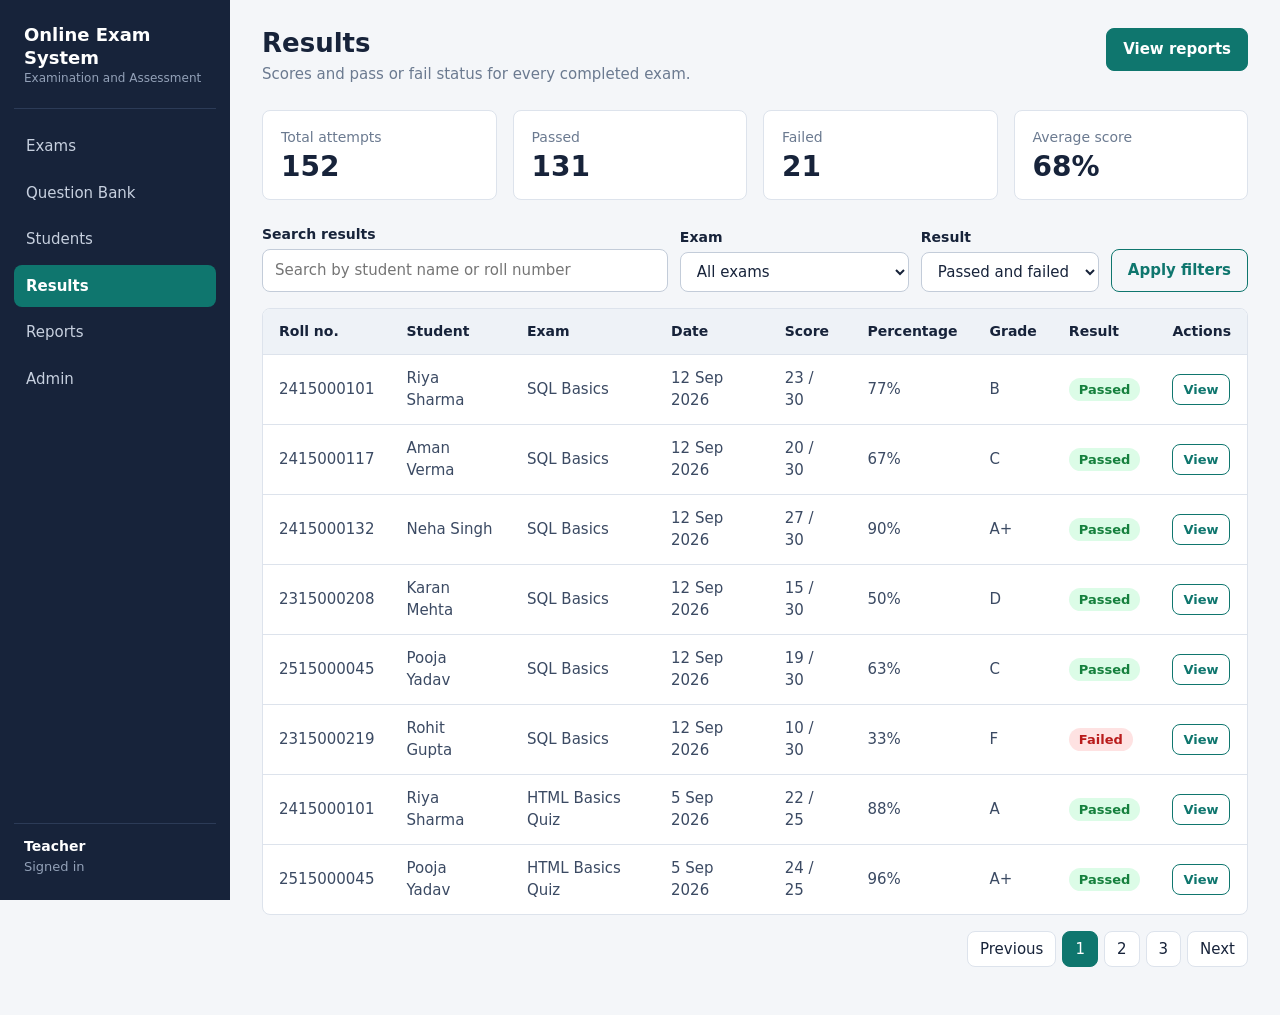
<file: results/results.html>
<!DOCTYPE html>
<html lang="en">

<head>
    <meta charset="UTF-8">
    <meta name="viewport" content="width=device-width, initial-scale=1.0">
    <meta name="description" content="Exam results for all students.">
    <title>Results | Online Examination and Assessment System</title>
    <link rel="stylesheet" href="../css/style.css">
</head>

<body>
    <div class="layout">

        <!-- ===== Sidebar ===== -->
        <aside class="sidebar">
            <div class="brand">
                Online Exam System
                <small>Examination and Assessment</small>
            </div>

            <nav aria-label="Main menu">
                <a href="../exams/exams.html">Exams</a>
                <a href="../question-bank/question-bank.html">Question Bank</a>
                <a href="../students/students.html">Students</a>
                <a href="../results/results.html" class="active" aria-current="page">Results</a>
                <a href="../reports/reports.html">Reports</a>
                <a href="../admin/admin.html">Admin</a>
            </nav>

            <div class="user-box">
                <strong>Teacher</strong> Signed in
            </div>
        </aside>

        <!-- ===== Main content ===== -->
        <main class="content">

            <header class="page-header">
                <div>
                    <h1>Results</h1>
                    <p>Scores and pass or fail status for every completed exam.</p>
                </div>
                <a href="../reports/reports.html" class="btn">View reports</a>
            </header>

            <!-- Summary cards -->
            <section class="stats" aria-label="Results summary">
                <div class="stat"><span>Total attempts</span><strong>152</strong></div>
                <div class="stat"><span>Passed</span><strong>131</strong></div>
                <div class="stat"><span>Failed</span><strong>21</strong></div>
                <div class="stat"><span>Average score</span><strong>68%</strong></div>
            </section>

            <!-- Filters -->
            <form class="toolbar" action="#" method="get">
                <div class="field grow">
                    <label for="search">Search results</label>
                    <input type="search" id="search" name="search" placeholder="Search by student name or roll number">
                </div>

                <div class="field">
                    <label for="exam">Exam</label>
                    <select id="exam" name="exam">
            <option value="">All exams</option>
            <option>SQL Basics</option>
            <option>HTML Basics Quiz</option>
            <option>Process Scheduling Quiz</option>
            <option>Stacks and Queues</option>
          </select>
                </div>

                <div class="field">
                    <label for="result">Result</label>
                    <select id="result" name="result">
            <option value="">Passed and failed</option>
            <option>Passed</option>
            <option>Failed</option>
          </select>
                </div>

                <button type="submit" class="btn btn-outline">Apply filters</button>
            </form>

            <!-- Results table
           Pass mark for these exams is 40%. Grades: A+ 90 and above, A 80-89, B 70-79, C 60-69, D 40-59, F below 40 -->
            <div class="table-wrap">
                <table>
                    <caption style="position:absolute;left:-9999px;">Exam results</caption>
                    <thead>
                        <tr>
                            <th scope="col">Roll no.</th>
                            <th scope="col">Student</th>
                            <th scope="col">Exam</th>
                            <th scope="col">Date</th>
                            <th scope="col">Score</th>
                            <th scope="col">Percentage</th>
                            <th scope="col">Grade</th>
                            <th scope="col">Result</th>
                            <th scope="col">Actions</th>
                        </tr>
                    </thead>
                    <tbody>
                        <tr>
                            <td>2415000101</td>
                            <td>Riya Sharma</td>
                            <td>SQL Basics</td>
                            <td>12 Sep 2026</td>
                            <td>23 / 30</td>
                            <td>77%</td>
                            <td>B</td>
                            <td><span class="badge pass">Passed</span></td>
                            <td class="actions"><a href="result-detail.html" class="btn btn-outline btn-sm">View</a></td>
                        </tr>
                        <tr>
                            <td>2415000117</td>
                            <td>Aman Verma</td>
                            <td>SQL Basics</td>
                            <td>12 Sep 2026</td>
                            <td>20 / 30</td>
                            <td>67%</td>
                            <td>C</td>
                            <td><span class="badge pass">Passed</span></td>
                            <td class="actions"><a href="result-detail.html" class="btn btn-outline btn-sm">View</a></td>
                        </tr>
                        <tr>
                            <td>2415000132</td>
                            <td>Neha Singh</td>
                            <td>SQL Basics</td>
                            <td>12 Sep 2026</td>
                            <td>27 / 30</td>
                            <td>90%</td>
                            <td>A+</td>
                            <td><span class="badge pass">Passed</span></td>
                            <td class="actions"><a href="result-detail.html" class="btn btn-outline btn-sm">View</a></td>
                        </tr>
                        <tr>
                            <td>2315000208</td>
                            <td>Karan Mehta</td>
                            <td>SQL Basics</td>
                            <td>12 Sep 2026</td>
                            <td>15 / 30</td>
                            <td>50%</td>
                            <td>D</td>
                            <td><span class="badge pass">Passed</span></td>
                            <td class="actions"><a href="result-detail.html" class="btn btn-outline btn-sm">View</a></td>
                        </tr>
                        <tr>
                            <td>2515000045</td>
                            <td>Pooja Yadav</td>
                            <td>SQL Basics</td>
                            <td>12 Sep 2026</td>
                            <td>19 / 30</td>
                            <td>63%</td>
                            <td>C</td>
                            <td><span class="badge pass">Passed</span></td>
                            <td class="actions"><a href="result-detail.html" class="btn btn-outline btn-sm">View</a></td>
                        </tr>
                        <tr>
                            <td>2315000219</td>
                            <td>Rohit Gupta</td>
                            <td>SQL Basics</td>
                            <td>12 Sep 2026</td>
                            <td>10 / 30</td>
                            <td>33%</td>
                            <td>F</td>
                            <td><span class="badge fail">Failed</span></td>
                            <td class="actions"><a href="result-detail.html" class="btn btn-outline btn-sm">View</a></td>
                        </tr>
                        <tr>
                            <td>2415000101</td>
                            <td>Riya Sharma</td>
                            <td>HTML Basics Quiz</td>
                            <td>5 Sep 2026</td>
                            <td>22 / 25</td>
                            <td>88%</td>
                            <td>A</td>
                            <td><span class="badge pass">Passed</span></td>
                            <td class="actions"><a href="result-detail.html" class="btn btn-outline btn-sm">View</a></td>
                        </tr>
                        <tr>
                            <td>2515000045</td>
                            <td>Pooja Yadav</td>
                            <td>HTML Basics Quiz</td>
                            <td>5 Sep 2026</td>
                            <td>24 / 25</td>
                            <td>96%</td>
                            <td>A+</td>
                            <td><span class="badge pass">Passed</span></td>
                            <td class="actions"><a href="result-detail.html" class="btn btn-outline btn-sm">View</a></td>
                        </tr>
                    </tbody>
                </table>
            </div>

            <nav class="pagination" aria-label="Pagination">
                <a href="#">Previous</a>
                <a href="#" class="active" aria-current="page">1</a>
                <a href="#">2</a>
                <a href="#">3</a>
                <a href="#">Next</a>
            </nav>

        </main>
    </div>
</body>

</html>
</file>
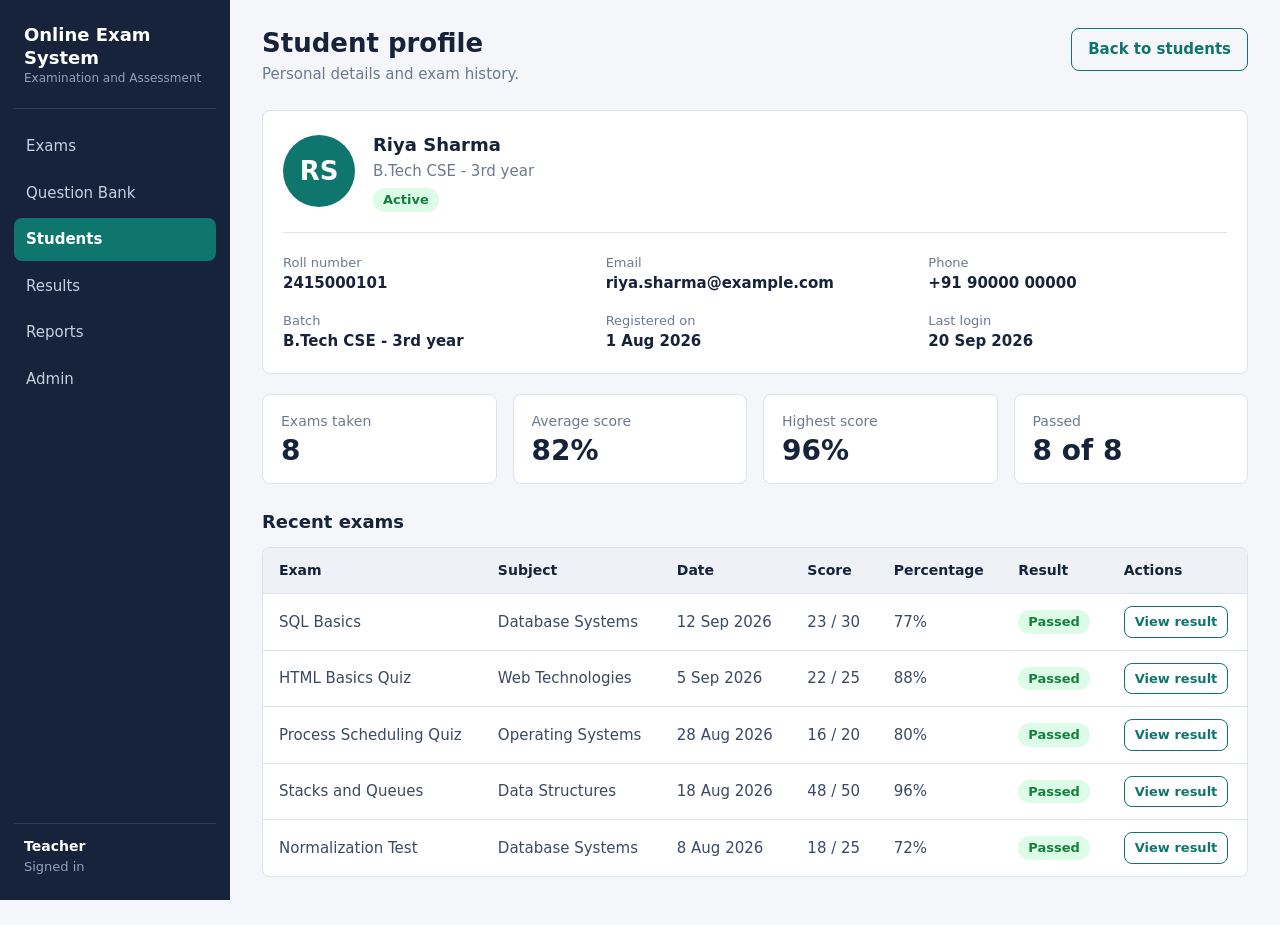
<file: students/student-profile.html>
<!DOCTYPE html>
<html lang="en">

<head>
    <meta charset="UTF-8">
    <meta name="viewport" content="width=device-width, initial-scale=1.0">
    <meta name="description" content="Student profile and exam history.">
    <title>Student Profile | Online Examination and Assessment System</title>
    <link rel="stylesheet" href="../css/style.css">

    <!-- Styles used only on this page (internal CSS) -->
    <style>
        .profile-head {
            display: flex;
            align-items: center;
            gap: 18px;
            flex-wrap: wrap;
        }
        
        .avatar {
            display: flex;
            align-items: center;
            justify-content: center;
            width: 72px;
            height: 72px;
            border-radius: 50%;
            background: var(--main);
            color: var(--white);
            font-size: 26px;
            font-weight: 700;
        }
        
        .profile-head h2 {
            margin-bottom: 2px;
        }
        
        .profile-head p {
            color: var(--muted);
            margin-bottom: 6px;
        }
        
        .details {
            display: grid;
            grid-template-columns: repeat(auto-fit, minmax(220px, 1fr));
            gap: 16px 24px;
            margin-top: 20px;
            padding-top: 20px;
            border-top: 1px solid var(--line);
        }
        
        .details dt {
            font-size: 13px;
            color: var(--muted);
        }
        
        .details dd {
            color: var(--ink);
            font-weight: 600;
        }
    </style>
</head>

<body>
    <div class="layout">

        <!-- ===== Sidebar ===== -->
        <aside class="sidebar">
            <div class="brand">
                Online Exam System
                <small>Examination and Assessment</small>
            </div>

            <nav aria-label="Main menu">
                <a href="../exams/exams.html">Exams</a>
                <a href="../question-bank/question-bank.html">Question Bank</a>
                <a href="../students/students.html" class="active" aria-current="page">Students</a>
                <a href="../results/results.html">Results</a>
                <a href="../reports/reports.html">Reports</a>
                <a href="../admin/admin.html">Admin</a>
            </nav>

            <div class="user-box">
                <strong>Teacher</strong> Signed in
            </div>
        </aside>

        <!-- ===== Main content ===== -->
        <main class="content">

            <header class="page-header">
                <div>
                    <h1>Student profile</h1>
                    <p>Personal details and exam history.</p>
                </div>
                <a href="students.html" class="btn btn-outline">Back to students</a>
            </header>

            <!-- Profile card -->
            <section class="card" aria-labelledby="student-name">
                <div class="profile-head">
                    <div class="avatar" aria-hidden="true">RS</div>
                    <div>
                        <h2 id="student-name">Riya Sharma</h2>
                        <p>B.Tech CSE - 3rd year</p>
                        <span class="badge live">Active</span>
                    </div>
                </div>

                <!-- Description list: term + value pairs -->
                <dl class="details">
                    <div>
                        <dt>Roll number</dt>
                        <dd>2415000101</dd>
                    </div>
                    <div>
                        <dt>Email</dt>
                        <dd>riya.sharma@example.com</dd>
                    </div>
                    <div>
                        <dt>Phone</dt>
                        <dd>+91 90000 00000</dd>
                    </div>
                    <div>
                        <dt>Batch</dt>
                        <dd>B.Tech CSE - 3rd year</dd>
                    </div>
                    <div>
                        <dt>Registered on</dt>
                        <dd>1 Aug 2026</dd>
                    </div>
                    <div>
                        <dt>Last login</dt>
                        <dd>20 Sep 2026</dd>
                    </div>
                </dl>
            </section>

            <!-- Performance summary -->
            <section class="stats" aria-label="Performance summary">
                <div class="stat"><span>Exams taken</span><strong>8</strong></div>
                <div class="stat"><span>Average score</span><strong>82%</strong></div>
                <div class="stat"><span>Highest score</span><strong>96%</strong></div>
                <div class="stat"><span>Passed</span><strong>8 of 8</strong></div>
            </section>

            <!-- Exam history -->
            <section aria-labelledby="history-title">
                <h2 id="history-title" style="font-size:18px;color:var(--ink);margin-bottom:12px;">Recent exams</h2>

                <div class="table-wrap">
                    <table>
                        <caption style="position:absolute;left:-9999px;">Recent exams taken by this student</caption>
                        <thead>
                            <tr>
                                <th scope="col">Exam</th>
                                <th scope="col">Subject</th>
                                <th scope="col">Date</th>
                                <th scope="col">Score</th>
                                <th scope="col">Percentage</th>
                                <th scope="col">Result</th>
                                <th scope="col">Actions</th>
                            </tr>
                        </thead>
                        <tbody>
                            <tr>
                                <td>SQL Basics</td>
                                <td>Database Systems</td>
                                <td>12 Sep 2026</td>
                                <td>23 / 30</td>
                                <td>77%</td>
                                <td><span class="badge pass">Passed</span></td>
                                <td class="actions"><a href="../results/result-detail.html" class="btn btn-outline btn-sm">View result</a></td>
                            </tr>
                            <tr>
                                <td>HTML Basics Quiz</td>
                                <td>Web Technologies</td>
                                <td>5 Sep 2026</td>
                                <td>22 / 25</td>
                                <td>88%</td>
                                <td><span class="badge pass">Passed</span></td>
                                <td class="actions"><a href="../results/result-detail.html" class="btn btn-outline btn-sm">View result</a></td>
                            </tr>
                            <tr>
                                <td>Process Scheduling Quiz</td>
                                <td>Operating Systems</td>
                                <td>28 Aug 2026</td>
                                <td>16 / 20</td>
                                <td>80%</td>
                                <td><span class="badge pass">Passed</span></td>
                                <td class="actions"><a href="../results/result-detail.html" class="btn btn-outline btn-sm">View result</a></td>
                            </tr>
                            <tr>
                                <td>Stacks and Queues</td>
                                <td>Data Structures</td>
                                <td>18 Aug 2026</td>
                                <td>48 / 50</td>
                                <td>96%</td>
                                <td><span class="badge pass">Passed</span></td>
                                <td class="actions"><a href="../results/result-detail.html" class="btn btn-outline btn-sm">View result</a></td>
                            </tr>
                            <tr>
                                <td>Normalization Test</td>
                                <td>Database Systems</td>
                                <td>8 Aug 2026</td>
                                <td>18 / 25</td>
                                <td>72%</td>
                                <td><span class="badge pass">Passed</span></td>
                                <td class="actions"><a href="../results/result-detail.html" class="btn btn-outline btn-sm">View result</a></td>
                            </tr>
                        </tbody>
                    </table>
                </div>
            </section>

        </main>
    </div>
</body>

</html>
</file>
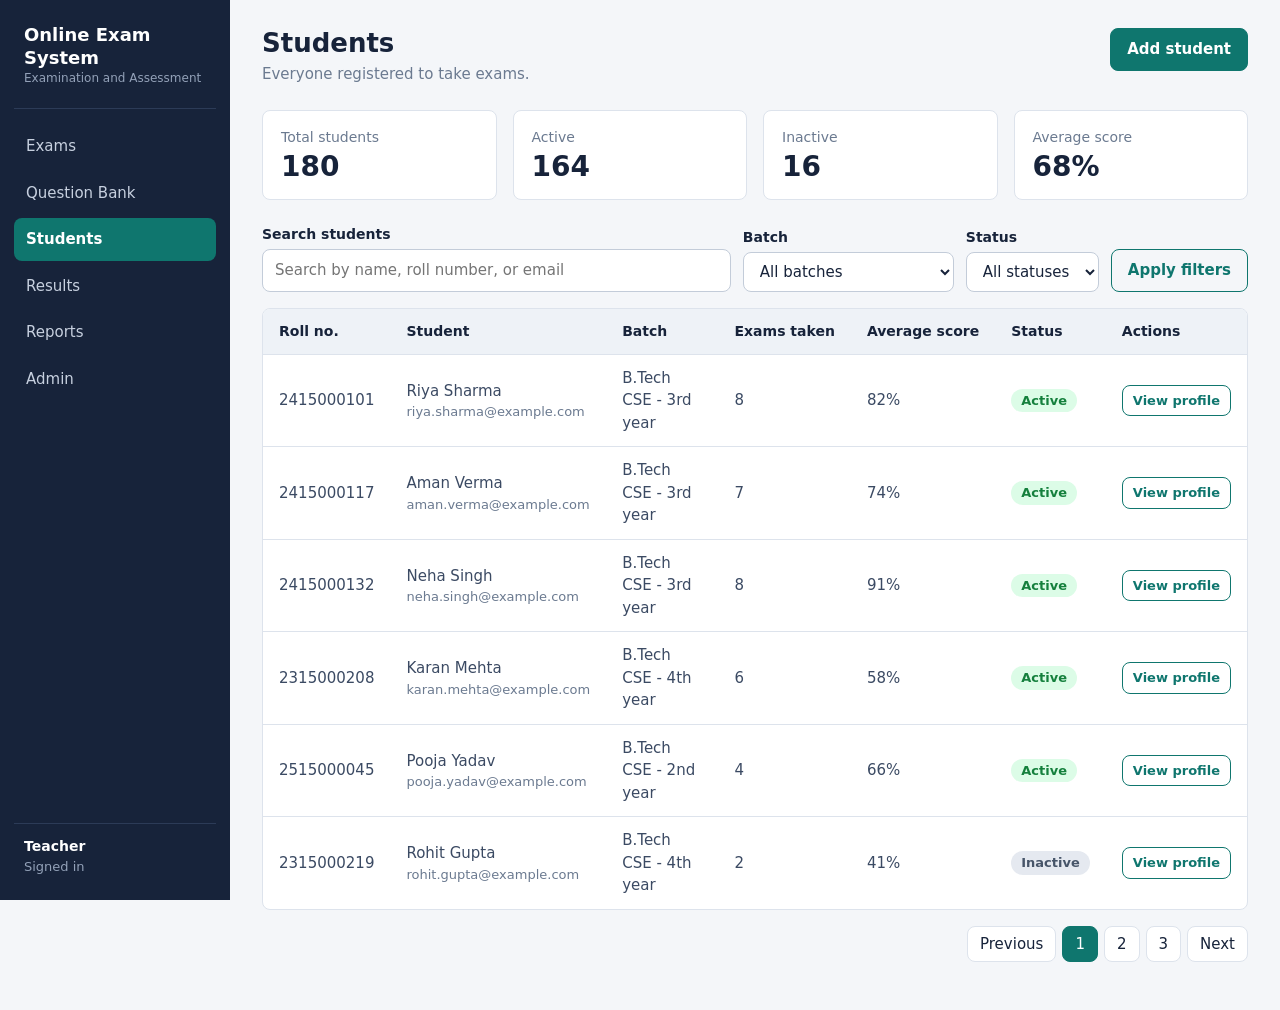
<file: students/students.html>
<!DOCTYPE html>
<html lang="en">

<head>
    <meta charset="UTF-8">
    <meta name="viewport" content="width=device-width, initial-scale=1.0">
    <meta name="description" content="View and manage registered students.">
    <title>Students | Online Examination and Assessment System</title>
    <link rel="stylesheet" href="../css/style.css">
</head>

<body>
    <div class="layout">

        <!-- ===== Sidebar ===== -->
        <aside class="sidebar">
            <div class="brand">
                Online Exam System
                <small>Examination and Assessment</small>
            </div>

            <nav aria-label="Main menu">
                <a href="../exams/exams.html">Exams</a>
                <a href="../question-bank/question-bank.html">Question Bank</a>
                <a href="../students/students.html" class="active" aria-current="page">Students</a>
                <a href="../results/results.html">Results</a>
                <a href="../reports/reports.html">Reports</a>
                <a href="../admin/admin.html">Admin</a>
            </nav>

            <div class="user-box">
                <strong>Teacher</strong> Signed in
            </div>
        </aside>

        <!-- ===== Main content ===== -->
        <main class="content">

            <header class="page-header">
                <div>
                    <h1>Students</h1>
                    <p>Everyone registered to take exams.</p>
                </div>
                <a href="../admin/manage-users.html" class="btn">Add student</a>
            </header>

            <!-- Summary cards -->
            <section class="stats" aria-label="Student summary">
                <div class="stat"><span>Total students</span><strong>180</strong></div>
                <div class="stat"><span>Active</span><strong>164</strong></div>
                <div class="stat"><span>Inactive</span><strong>16</strong></div>
                <div class="stat"><span>Average score</span><strong>68%</strong></div>
            </section>

            <!-- Filters -->
            <form class="toolbar" action="#" method="get">
                <div class="field grow">
                    <label for="search">Search students</label>
                    <input type="search" id="search" name="search" placeholder="Search by name, roll number, or email">
                </div>

                <div class="field">
                    <label for="batch">Batch</label>
                    <select id="batch" name="batch">
            <option value="">All batches</option>
            <option>B.Tech CSE - 2nd year</option>
            <option>B.Tech CSE - 3rd year</option>
            <option>B.Tech CSE - 4th year</option>
          </select>
                </div>

                <div class="field">
                    <label for="status">Status</label>
                    <select id="status" name="status">
            <option value="">All statuses</option>
            <option>Active</option>
            <option>Inactive</option>
          </select>
                </div>

                <button type="submit" class="btn btn-outline">Apply filters</button>
            </form>

            <!-- Students table
           Status badges reuse existing classes: Active = .live (green), Inactive = .completed (grey) -->
            <div class="table-wrap">
                <table>
                    <caption style="position:absolute;left:-9999px;">List of students</caption>
                    <thead>
                        <tr>
                            <th scope="col">Roll no.</th>
                            <th scope="col">Student</th>
                            <th scope="col">Batch</th>
                            <th scope="col">Exams taken</th>
                            <th scope="col">Average score</th>
                            <th scope="col">Status</th>
                            <th scope="col">Actions</th>
                        </tr>
                    </thead>
                    <tbody>
                        <tr>
                            <td>2415000101</td>
                            <td>Riya Sharma <span class="sub">riya.sharma@example.com</span></td>
                            <td>B.Tech CSE - 3rd year</td>
                            <td>8</td>
                            <td>82%</td>
                            <td><span class="badge live">Active</span></td>
                            <td class="actions">
                                <a href="student-profile.html" class="btn btn-outline btn-sm">View profile</a>
                            </td>
                        </tr>
                        <tr>
                            <td>2415000117</td>
                            <td>Aman Verma <span class="sub">aman.verma@example.com</span></td>
                            <td>B.Tech CSE - 3rd year</td>
                            <td>7</td>
                            <td>74%</td>
                            <td><span class="badge live">Active</span></td>
                            <td class="actions">
                                <a href="student-profile.html" class="btn btn-outline btn-sm">View profile</a>
                            </td>
                        </tr>
                        <tr>
                            <td>2415000132</td>
                            <td>Neha Singh <span class="sub">neha.singh@example.com</span></td>
                            <td>B.Tech CSE - 3rd year</td>
                            <td>8</td>
                            <td>91%</td>
                            <td><span class="badge live">Active</span></td>
                            <td class="actions">
                                <a href="student-profile.html" class="btn btn-outline btn-sm">View profile</a>
                            </td>
                        </tr>
                        <tr>
                            <td>2315000208</td>
                            <td>Karan Mehta <span class="sub">karan.mehta@example.com</span></td>
                            <td>B.Tech CSE - 4th year</td>
                            <td>6</td>
                            <td>58%</td>
                            <td><span class="badge live">Active</span></td>
                            <td class="actions">
                                <a href="student-profile.html" class="btn btn-outline btn-sm">View profile</a>
                            </td>
                        </tr>
                        <tr>
                            <td>2515000045</td>
                            <td>Pooja Yadav <span class="sub">pooja.yadav@example.com</span></td>
                            <td>B.Tech CSE - 2nd year</td>
                            <td>4</td>
                            <td>66%</td>
                            <td><span class="badge live">Active</span></td>
                            <td class="actions">
                                <a href="student-profile.html" class="btn btn-outline btn-sm">View profile</a>
                            </td>
                        </tr>
                        <tr>
                            <td>2315000219</td>
                            <td>Rohit Gupta <span class="sub">rohit.gupta@example.com</span></td>
                            <td>B.Tech CSE - 4th year</td>
                            <td>2</td>
                            <td>41%</td>
                            <td><span class="badge completed">Inactive</span></td>
                            <td class="actions">
                                <a href="student-profile.html" class="btn btn-outline btn-sm">View profile</a>
                            </td>
                        </tr>
                    </tbody>
                </table>
            </div>

            <nav class="pagination" aria-label="Pagination">
                <a href="#">Previous</a>
                <a href="#" class="active" aria-current="page">1</a>
                <a href="#">2</a>
                <a href="#">3</a>
                <a href="#">Next</a>
            </nav>

        </main>
    </div>
</body>

</html>
</file>
<file: css/style.css>
/* =========================================================
   Online Examination and Assessment System - shared styles
   Used by every dashboard page: <link rel="stylesheet" href="../css/style.css">
   ========================================================= */


/* ---------- 1. Variables ---------- */

:root {
    --ink: #17233a;
    /* sidebar, headings */
    --ink-soft: #3b4a63;
    /* body text */
    --muted: #6b7a90;
    /* secondary text */
    --paper: #f4f6f9;
    /* page background */
    --white: #ffffff;
    --line: #dde3ec;
    /* borders */
    --main: #0f766e;
    /* primary accent (teal) */
    --main-dark: #0b5a54;
    --ok: #15803d;
    --ok-bg: #dcfce7;
    --warn: #b45309;
    --warn-bg: #fef3c7;
    --info: #1d4ed8;
    --info-bg: #dbeafe;
    --off: #475569;
    --off-bg: #e5e9f0;
    --radius: 8px;
    --sidebar-w: 230px;
}


/* ---------- 2. Reset ---------- */

* {
    box-sizing: border-box;
    margin: 0;
    padding: 0;
}

html {
    scroll-behavior: smooth;
}

body {
    font-family: "Segoe UI", system-ui, -apple-system, Arial, sans-serif;
    font-size: 15px;
    line-height: 1.5;
    color: var(--ink-soft);
    background: var(--paper);
}

a {
    color: var(--main);
    text-decoration: none;
}

a:hover {
    text-decoration: underline;
}

:focus-visible {
    outline: 3px solid var(--main);
    outline-offset: 2px;
}


/* ---------- 3. Page layout (sidebar + content) ---------- */

.layout {
    display: grid;
    grid-template-columns: var(--sidebar-w) 1fr;
    min-height: 100vh;
}

.sidebar {
    position: sticky;
    top: 0;
    height: 100vh;
    background: var(--ink);
    color: #c7d0df;
    display: flex;
    flex-direction: column;
    padding: 24px 14px;
}

.brand {
    color: var(--white);
    font-size: 18px;
    font-weight: 700;
    line-height: 1.25;
    padding: 0 10px 22px;
    border-bottom: 1px solid #2c3b57;
    margin-bottom: 16px;
}

.brand small {
    display: block;
    margin-top: 2px;
    font-size: 12px;
    font-weight: 400;
    color: #93a1b8;
}

.sidebar nav {
    display: flex;
    flex-direction: column;
    gap: 4px;
}

.sidebar nav a {
    display: block;
    padding: 10px 12px;
    border-radius: var(--radius);
    color: #c7d0df;
    text-decoration: none;
}

.sidebar nav a:hover {
    background: #22314d;
    color: var(--white);
}

.sidebar nav a.active {
    background: var(--main);
    color: var(--white);
    font-weight: 600;
}

.sidebar .user-box {
    margin-top: auto;
    padding: 12px 10px 0;
    border-top: 1px solid #2c3b57;
    font-size: 13px;
    color: #93a1b8;
}

.sidebar .user-box strong {
    display: block;
    color: var(--white);
    font-size: 14px;
}

.content {
    padding: 28px 32px 48px;
    min-width: 0;
    /* lets wide tables scroll instead of stretching the grid */
}


/* ---------- 4. Page header ---------- */

.page-header {
    display: flex;
    justify-content: space-between;
    align-items: flex-start;
    gap: 16px;
    flex-wrap: wrap;
    margin-bottom: 24px;
}

.page-header h1 {
    font-size: 26px;
    color: var(--ink);
    line-height: 1.2;
}

.page-header p {
    color: var(--muted);
    margin-top: 4px;
}


/* ---------- 5. Buttons ---------- */

.btn {
    display: inline-block;
    padding: 9px 16px;
    border: 1px solid var(--main);
    border-radius: var(--radius);
    background: var(--main);
    color: var(--white);
    font: inherit;
    font-weight: 600;
    cursor: pointer;
    text-decoration: none;
    transition: background 0.15s;
}

.btn:hover {
    background: var(--main-dark);
    text-decoration: none;
}

.btn-outline {
    background: transparent;
    color: var(--main);
}

.btn-outline:hover {
    background: #e6f4f2;
}

.btn-sm {
    padding: 5px 10px;
    font-size: 13px;
}

.btn-danger {
    background: transparent;
    border-color: #b91c1c;
    color: #b91c1c;
}

.btn-danger:hover {
    background: #fee2e2;
}


/* ---------- 6. Stat cards ---------- */

.stats {
    display: grid;
    grid-template-columns: repeat(auto-fit, minmax(170px, 1fr));
    gap: 16px;
    margin-bottom: 24px;
}

.stat {
    background: var(--white);
    border: 1px solid var(--line);
    border-radius: var(--radius);
    padding: 16px 18px;
}

.stat span {
    display: block;
    color: var(--muted);
    font-size: 14px;
}

.stat strong {
    display: block;
    margin-top: 2px;
    font-size: 28px;
    color: var(--ink);
    line-height: 1.2;
}


/* ---------- 7. Cards / panels ---------- */

.card {
    background: var(--white);
    border: 1px solid var(--line);
    border-radius: var(--radius);
    padding: 20px;
    margin-bottom: 20px;
}

.card h2 {
    font-size: 18px;
    color: var(--ink);
    margin-bottom: 14px;
}


/* ---------- 8. Filter toolbar ---------- */

.toolbar {
    display: flex;
    flex-wrap: wrap;
    gap: 12px;
    align-items: flex-end;
    margin-bottom: 16px;
}

.toolbar .field {
    display: flex;
    flex-direction: column;
    gap: 4px;
}

.toolbar .field.grow {
    flex: 1 1 220px;
}


/* ---------- 9. Forms ---------- */

label {
    font-size: 14px;
    font-weight: 600;
    color: var(--ink);
}

input[type="text"],
input[type="search"],
input[type="email"],
input[type="password"],
input[type="number"],
input[type="date"],
input[type="time"],
select,
textarea {
    width: 100%;
    padding: 9px 12px;
    border: 1px solid #c3ccd9;
    border-radius: var(--radius);
    background: var(--white);
    font: inherit;
    color: var(--ink);
}

textarea {
    min-height: 110px;
    resize: vertical;
}

input:focus,
select:focus,
textarea:focus {
    outline: 3px solid #99d5cf;
    border-color: var(--main);
}


/* ---------- 10. Tables ---------- */

.table-wrap {
    overflow-x: auto;
    /* table scrolls sideways on small screens */
    background: var(--white);
    border: 1px solid var(--line);
    border-radius: var(--radius);
}

table {
    width: 100%;
    border-collapse: collapse;
    min-width: 720px;
}

th,
td {
    padding: 12px 16px;
    text-align: left;
    border-bottom: 1px solid var(--line);
    vertical-align: middle;
}

thead th {
    background: #eef2f7;
    color: var(--ink);
    font-size: 14px;
    white-space: nowrap;
}

tbody tr:last-child td {
    border-bottom: none;
}

tbody tr:hover {
    background: #f8fafc;
}

td.actions {
    white-space: nowrap;
}

td .sub {
    display: block;
    font-size: 13px;
    color: var(--muted);
}


/* ---------- 11. Status badges ---------- */

.badge {
    display: inline-block;
    padding: 2px 10px;
    border-radius: 999px;
    font-size: 13px;
    font-weight: 600;
}

.badge.live {
    background: var(--ok-bg);
    color: var(--ok);
}

.badge.scheduled {
    background: var(--info-bg);
    color: var(--info);
}

.badge.completed {
    background: var(--off-bg);
    color: var(--off);
}

.badge.draft {
    background: var(--warn-bg);
    color: var(--warn);
}

.badge.pass {
    background: var(--ok-bg);
    color: var(--ok);
}

.badge.fail {
    background: #fee2e2;
    color: #b91c1c;
}


/* ---------- 12. Pagination ---------- */

.pagination {
    display: flex;
    gap: 6px;
    margin-top: 16px;
    justify-content: flex-end;
}

.pagination a {
    padding: 6px 12px;
    border: 1px solid var(--line);
    border-radius: var(--radius);
    background: var(--white);
    color: var(--ink);
    text-decoration: none;
}

.pagination a.active {
    background: var(--main);
    border-color: var(--main);
    color: var(--white);
}


/* ---------- 13. Responsive ---------- */

@media (max-width: 860px) {
    .layout {
        grid-template-columns: 1fr;
    }
    .sidebar {
        position: static;
        height: auto;
        padding: 14px;
    }
    .brand {
        border-bottom: none;
        padding-bottom: 10px;
        margin-bottom: 0;
    }
    .sidebar nav {
        flex-direction: row;
        flex-wrap: wrap;
    }
    .sidebar .user-box {
        display: none;
    }
    .content {
        padding: 20px 16px 40px;
    }
}


/* ---------- 14. Print ---------- */

@media print {
    .sidebar,
    .toolbar,
    .btn,
    .pagination {
        display: none;
    }
    .layout {
        display: block;
    }
    body {
        background: var(--white);
    }
}


/* =========================================================
   15. Form layout (added in Step 2 for create-exam.html)
   ========================================================= */

.form-grid {
    display: grid;
    grid-template-columns: repeat(auto-fit, minmax(240px, 1fr));
    gap: 18px;
}

.form-grid .field {
    display: flex;
    flex-direction: column;
    gap: 6px;
}

.form-grid .field.full {
    grid-column: 1 / -1;
}

.req {
    color: #b91c1c;
}

.hint {
    font-size: 13px;
    font-weight: 400;
    color: var(--muted);
}

fieldset.group {
    border: 1px solid var(--line);
    border-radius: var(--radius);
    padding: 12px 16px 14px;
}

fieldset.group legend {
    padding: 0 6px;
    font-size: 14px;
    font-weight: 600;
    color: var(--ink);
}

.choice-row {
    display: flex;
    flex-wrap: wrap;
    gap: 8px 24px;
}

.choice-row label {
    display: flex;
    align-items: center;
    gap: 8px;
    font-weight: 400;
    color: var(--ink-soft);
    cursor: pointer;
}

.choice-row input[type="radio"],
.choice-row input[type="checkbox"] {
    width: 17px;
    height: 17px;
    accent-color: var(--main);
}

.form-actions {
    display: flex;
    flex-wrap: wrap;
    gap: 12px;
    justify-content: flex-end;
    margin-top: 8px;
}

@media print {
    .form-actions {
        display: none;
    }
}
</file>
<file: css/home.css>
/* =========================================================
   home.css - styles for index.html (the landing page)
   Load AFTER style.css:
   <link rel="stylesheet" href="css/style.css">
   <link rel="stylesheet" href="css/home.css">
   ========================================================= */


/* jump links stop below the sticky header instead of under it */

section[id] {
    scroll-margin-top: 70px;
}

.container {
    max-width: 1100px;
    margin: 0 auto;
    padding: 64px 32px;
}


/* ---------- Header / navbar ---------- */

.site-header {
    position: sticky;
    top: 0;
    z-index: 20;
    display: flex;
    justify-content: space-between;
    align-items: center;
    gap: 16px;
    padding: 12px 32px;
    background: var(--white);
    border-bottom: 1px solid var(--line);
}

.logo {
    font-size: 18px;
    font-weight: 700;
    color: var(--ink);
    text-decoration: none;
}

.logo:hover {
    text-decoration: none;
}

.site-nav {
    display: flex;
    align-items: center;
    gap: 24px;
}

.site-nav a:not(.btn) {
    color: var(--ink-soft);
    text-decoration: none;
}

.site-nav a:not(.btn):hover {
    color: var(--main);
}


/* ---------- Hero ---------- */

.hero {
    background: var(--ink);
    color: #c7d0df;
}

.hero .container {
    display: grid;
    grid-template-columns: 1.1fr 0.9fr;
    gap: 48px;
    align-items: center;
    padding-top: 72px;
    padding-bottom: 72px;
}

.hero h1 {
    font-size: 44px;
    line-height: 1.15;
    color: var(--white);
    margin-bottom: 16px;
}

.hero p.lead {
    max-width: 52ch;
    font-size: 18px;
    margin-bottom: 28px;
}

.hero-actions {
    display: flex;
    flex-wrap: wrap;
    gap: 12px;
}

.btn-ghost {
    background: transparent;
    border-color: #56657f;
    color: var(--white);
}

.btn-ghost:hover {
    background: #22314d;
}

.btn-lg {
    padding: 12px 22px;
    font-size: 16px;
}


/* sample exam question shown in the hero */

.preview {
    padding: 20px;
    background: var(--white);
    border-radius: var(--radius);
    color: var(--ink-soft);
}

.preview-top {
    display: flex;
    justify-content: space-between;
    gap: 12px;
    margin-bottom: 14px;
    padding-bottom: 12px;
    border-bottom: 1px solid var(--line);
    font-size: 14px;
    color: var(--muted);
}

.preview-top strong {
    color: var(--ink);
    font-variant-numeric: tabular-nums;
}

.preview-q {
    margin-bottom: 12px;
    font-size: 17px;
    font-weight: 600;
    color: var(--ink);
}

.pv-option {
    display: flex;
    align-items: center;
    gap: 10px;
    margin-top: 8px;
    padding: 10px 14px;
    border: 1px solid var(--line);
    border-radius: var(--radius);
}

.pv-option::before {
    content: "";
    flex-shrink: 0;
    width: 16px;
    height: 16px;
    border: 2px solid #c3ccd9;
    border-radius: 50%;
}

.pv-option.selected {
    border-color: var(--main);
    background: #e6f4f2;
    color: var(--ink);
    font-weight: 600;
}

.pv-option.selected::before {
    border-color: var(--main);
    background: radial-gradient(var(--main) 45%, transparent 50%);
}


/* ---------- Generic sections ---------- */

.section-alt {
    background: var(--white);
    border-top: 1px solid var(--line);
    border-bottom: 1px solid var(--line);
}

.container h2 {
    font-size: 28px;
    line-height: 1.25;
    color: var(--ink);
    margin-bottom: 8px;
}

.section-lead {
    max-width: 60ch;
    margin-bottom: 32px;
    color: var(--muted);
}


/* ---------- Feature cards (one per module) ---------- */

.features {
    display: grid;
    grid-template-columns: repeat(auto-fit, minmax(300px, 1fr));
    gap: 20px;
}

.feature {
    display: block;
    padding: 22px;
    background: var(--white);
    border: 1px solid var(--line);
    border-radius: var(--radius);
    color: var(--ink-soft);
    text-decoration: none;
}

.feature:hover {
    border-color: var(--main);
    text-decoration: none;
}

.feature h3 {
    margin-bottom: 4px;
    font-size: 18px;
    color: var(--ink);
}


/* ---------- Roles ---------- */

.roles {
    display: grid;
    grid-template-columns: repeat(auto-fit, minmax(260px, 1fr));
    gap: 20px;
}

.role {
    padding: 22px;
    background: var(--paper);
    border: 1px solid var(--line);
    border-radius: var(--radius);
}

.role h3 {
    margin-bottom: 10px;
    font-size: 18px;
    color: var(--ink);
}

.role ul {
    padding-left: 20px;
}

.role li+li {
    margin-top: 6px;
}


/* ---------- How it works: a real sequence, so it is numbered ---------- */

.steps {
    counter-reset: step;
    list-style: none;
    display: grid;
    grid-template-columns: repeat(auto-fit, minmax(220px, 1fr));
    gap: 20px;
}

.steps li {
    counter-increment: step;
    padding: 20px;
    background: var(--white);
    border: 1px solid var(--line);
    border-radius: var(--radius);
}

.steps li::before {
    content: counter(step);
    display: flex;
    align-items: center;
    justify-content: center;
    width: 34px;
    height: 34px;
    margin-bottom: 12px;
    border-radius: 50%;
    background: var(--main);
    color: var(--white);
    font-weight: 700;
}

.steps h3 {
    margin-bottom: 4px;
    font-size: 17px;
    color: var(--ink);
}


/* ---------- FAQ (details + summary, no JavaScript) ---------- */

.faq {
    max-width: 760px;
}

.faq details {
    margin-bottom: 12px;
    padding: 14px 18px;
    background: var(--paper);
    border: 1px solid var(--line);
    border-radius: var(--radius);
}

.faq summary {
    cursor: pointer;
    font-weight: 600;
    color: var(--ink);
}

.faq details[open] summary {
    margin-bottom: 8px;
}


/* ---------- Closing call to action ---------- */

.cta {
    background: var(--main);
    color: var(--white);
    text-align: center;
}

.cta .container {
    padding-top: 48px;
    padding-bottom: 48px;
}

.cta h2 {
    color: var(--white);
}

.cta p {
    margin-bottom: 22px;
}

.btn-white {
    background: var(--white);
    border-color: var(--white);
    color: var(--main-dark);
}

.btn-white:hover {
    background: #e6f4f2;
}


/* ---------- Footer ---------- */

.site-footer {
    padding: 28px 32px;
    background: var(--ink);
    color: #93a1b8;
    font-size: 14px;
    text-align: center;
}

.site-footer a {
    color: #c7d0df;
    margin: 0 8px;
}


/* ---------- Responsive ---------- */

@media (max-width: 860px) {
    .container {
        padding: 44px 20px;
    }
    .site-header {
        padding: 12px 20px;
    }
    .hero .container {
        grid-template-columns: 1fr;
        gap: 32px;
        padding-top: 40px;
        padding-bottom: 44px;
    }
    .hero h1 {
        font-size: 32px;
    }
}

@media (max-width: 640px) {
    /* on a phone keep only the Sign in button in the header */
    .site-nav a:not(.btn) {
        display: none;
    }
}

@media (prefers-reduced-motion: reduce) {
    html {
        scroll-behavior: auto;
    }
}
</file>
<file: css/auth.css>
/* =========================================================
   auth.css - styles for login.html (and any sign-in page)
   Load AFTER style.css:
   <link rel="stylesheet" href="css/style.css">
   <link rel="stylesheet" href="css/auth.css">
   ========================================================= */


/* ---------- Two-panel screen: intro on the left, form on the right ---------- */

.auth {
    display: grid;
    grid-template-columns: 1fr 1fr;
    min-height: 100vh;
}


/* left panel */

.auth-intro {
    display: flex;
    flex-direction: column;
    justify-content: center;
    gap: 18px;
    padding: 48px;
    background: var(--ink);
    color: #c7d0df;
}

.auth-intro .brand {
    border-bottom: none;
    padding: 0;
    margin-bottom: 6px;
    font-size: 22px;
}

.auth-intro h1 {
    font-size: 32px;
    line-height: 1.25;
    color: var(--white);
}

.auth-intro ul {
    list-style: none;
    display: grid;
    gap: 10px;
    margin-top: 6px;
}

.auth-intro li {
    padding-left: 26px;
    position: relative;
}

.auth-intro li::before {
    content: "";
    position: absolute;
    left: 0;
    top: 7px;
    width: 9px;
    height: 9px;
    border-radius: 50%;
    background: var(--main);
}

.auth-intro .note {
    margin-top: 10px;
    font-size: 13px;
    color: #93a1b8;
}


/* right panel */

.auth-panel {
    display: flex;
    align-items: center;
    justify-content: center;
    padding: 40px 24px;
}

.auth-box {
    width: 100%;
    max-width: 400px;
}

.auth-box h2 {
    font-size: 24px;
    color: var(--ink);
    margin-bottom: 4px;
}

.auth-box .lead {
    color: var(--muted);
    margin-bottom: 22px;
}

.auth-box .field {
    display: flex;
    flex-direction: column;
    gap: 6px;
    margin-bottom: 16px;
}

.auth-box .btn {
    width: 100%;
    padding: 12px;
    margin-top: 4px;
}


/* remember me + forgot password row */

.auth-row {
    display: flex;
    justify-content: space-between;
    align-items: center;
    gap: 12px;
    flex-wrap: wrap;
    margin-bottom: 18px;
    font-size: 14px;
}

.auth-row label {
    display: flex;
    align-items: center;
    gap: 8px;
    font-weight: 400;
    color: var(--ink-soft);
    cursor: pointer;
}

.auth-row input[type="checkbox"] {
    width: 16px;
    height: 16px;
    accent-color: var(--main);
}

.auth-foot {
    margin-top: 20px;
    padding-top: 16px;
    border-top: 1px solid var(--line);
    font-size: 14px;
    color: var(--muted);
    text-align: center;
}


/* demo sign-in hint */

.demo-note {
    margin-top: 16px;
    padding: 12px 14px;
    border: 1px solid var(--line);
    border-radius: var(--radius);
    background: var(--white);
    font-size: 13px;
    color: var(--muted);
}


/* ---------- Responsive: stack the panels on small screens ---------- */

@media (max-width: 820px) {
    .auth {
        grid-template-columns: 1fr;
        min-height: auto;
    }
    .auth-intro {
        padding: 28px 20px;
    }
    .auth-intro h1 {
        font-size: 24px;
    }
    .auth-intro ul,
    .auth-intro .note {
        display: none;
        /* keep the sign-in form near the top on a phone */
    }
}
</file>
<file: css/admin.css>
/* =========================================================
   admin.css - styles shared by the Admin module pages
   (admin.html, manage-users.html, settings.html)
   Load AFTER style.css:
   <link rel="stylesheet" href="../css/style.css">
   <link rel="stylesheet" href="../css/admin.css">
   ========================================================= */


/* ---------- Sub-navigation tabs (Overview / Manage users / Settings) ---------- */

.subnav {
    display: flex;
    flex-wrap: wrap;
    gap: 4px;
    margin-bottom: 24px;
    border-bottom: 1px solid var(--line);
}

.subnav a {
    margin-bottom: -1px;
    /* lets the active underline sit on top of the border */
    padding: 10px 16px;
    border-bottom: 3px solid transparent;
    color: var(--muted);
    text-decoration: none;
}

.subnav a:hover {
    color: var(--ink);
}

.subnav a.active {
    border-bottom-color: var(--main);
    color: var(--ink);
    font-weight: 600;
}


/* ---------- Quick link cards ---------- */

.quick-links {
    display: grid;
    grid-template-columns: repeat(auto-fit, minmax(240px, 1fr));
    gap: 16px;
    margin-bottom: 24px;
}

.quick-link {
    display: block;
    padding: 18px;
    background: var(--white);
    border: 1px solid var(--line);
    border-radius: var(--radius);
    color: var(--ink-soft);
    text-decoration: none;
}

.quick-link:hover {
    border-color: var(--main);
    text-decoration: none;
}

.quick-link strong {
    display: block;
    margin-bottom: 2px;
    font-size: 16px;
    color: var(--ink);
}


/* ---------- Two-column area (activity + status) ---------- */

.admin-grid {
    display: grid;
    grid-template-columns: 2fr 1fr;
    gap: 20px;
    align-items: start;
}

.admin-grid .card {
    margin-bottom: 0;
}


/* ---------- Recent activity list ---------- */

.activity {
    list-style: none;
}

.activity li {
    display: flex;
    justify-content: space-between;
    gap: 16px;
    padding: 12px 0;
    border-bottom: 1px solid var(--line);
}

.activity li:first-child {
    padding-top: 0;
}

.activity li:last-child {
    padding-bottom: 0;
    border-bottom: none;
}

.activity .time {
    flex-shrink: 0;
    font-size: 13px;
    color: var(--muted);
    white-space: nowrap;
}


/* ---------- System status rows ---------- */

.status-list {
    display: grid;
    gap: 14px;
}

.status-list dt {
    font-size: 13px;
    color: var(--muted);
}

.status-list dd {
    color: var(--ink);
    font-weight: 600;
}


/* ---------- Responsive ---------- */

@media (max-width: 860px) {
    .admin-grid {
        grid-template-columns: 1fr;
    }
}
</file>
<file: css/exam.css>
/* =========================================================
   exam.css - styles only for exams/exam-paper.html
   Load AFTER style.css:
   <link rel="stylesheet" href="../css/style.css">
   <link rel="stylesheet" href="../css/exam.css">
   ========================================================= */


/* ---------- Top bar ---------- */

.exam-bar {
    position: sticky;
    top: 0;
    z-index: 10;
    display: flex;
    justify-content: space-between;
    align-items: center;
    gap: 16px;
    flex-wrap: wrap;
    padding: 12px 32px;
    background: var(--ink);
    color: var(--white);
}

.exam-bar h1 {
    font-size: 18px;
    line-height: 1.3;
    color: var(--white);
}

.exam-bar p {
    font-size: 13px;
    color: #93a1b8;
}

.timer {
    padding: 6px 14px;
    background: #22314d;
    border: 1px solid #3b4a63;
    border-radius: var(--radius);
    font-size: 14px;
}

.timer strong {
    margin-left: 6px;
    font-size: 20px;
    font-variant-numeric: tabular-nums;
}


/* ---------- Page layout: questions + question panel ---------- */

.exam-layout {
    display: grid;
    grid-template-columns: 1fr 260px;
    gap: 24px;
    align-items: start;
    max-width: 1100px;
    margin: 0 auto;
    padding: 24px 32px 48px;
}

.paper {
    min-width: 0;
}


/* ---------- Instructions box ---------- */

.instructions {
    background: #e6f4f2;
    border: 1px solid #99d5cf;
    border-radius: var(--radius);
    padding: 16px 20px;
    margin-bottom: 20px;
}

.instructions h2 {
    font-size: 16px;
    color: var(--ink);
    margin-bottom: 6px;
}

.instructions ul {
    padding-left: 20px;
}


/* ---------- Question card ---------- */

.question {
    background: var(--white);
    border: 1px solid var(--line);
    border-radius: var(--radius);
    padding: 18px 20px 14px;
    margin-bottom: 16px;
    scroll-margin-top: 90px;
    /* keeps the card clear of the sticky bar when jumped to */
}

.q-head {
    display: flex;
    justify-content: space-between;
    align-items: center;
    margin-bottom: 8px;
    font-size: 14px;
    color: var(--muted);
}

.q-text {
    font-size: 17px;
    font-weight: 600;
    color: var(--ink);
    margin-bottom: 6px;
}

.q-text code {
    padding: 1px 6px;
    border-radius: 4px;
    background: #eef2f7;
    font-family: Consolas, "Courier New", monospace;
    font-size: 15px;
}


/* ---------- Answer options ---------- */

.option {
    display: flex;
    align-items: center;
    gap: 12px;
    margin-top: 8px;
    padding: 10px 14px;
    border: 1px solid var(--line);
    border-radius: var(--radius);
    font-weight: 400;
    color: var(--ink-soft);
    cursor: pointer;
}

.option:hover {
    background: #f8fafc;
}

.option input[type="radio"] {
    width: 18px;
    height: 18px;
    accent-color: var(--main);
}


/* highlight the chosen option: pure CSS using :has() */

.option:has(input:checked) {
    border-color: var(--main);
    background: #e6f4f2;
    color: var(--ink);
    font-weight: 600;
}

.option code {
    font-family: Consolas, "Courier New", monospace;
}


/* ---------- Question panel (right side) ---------- */

.palette {
    position: sticky;
    top: 86px;
    background: var(--white);
    border: 1px solid var(--line);
    border-radius: var(--radius);
    padding: 16px;
}

.palette h2 {
    font-size: 16px;
    color: var(--ink);
    margin-bottom: 12px;
}

.palette-grid {
    display: grid;
    grid-template-columns: repeat(5, 1fr);
    gap: 8px;
}

.palette-grid a {
    display: flex;
    align-items: center;
    justify-content: center;
    height: 40px;
    border: 1px solid #c3ccd9;
    border-radius: var(--radius);
    background: var(--white);
    color: var(--ink);
    font-weight: 600;
    text-decoration: none;
}

.palette-grid a:hover {
    border-color: var(--main);
}


/* turn a number green once its question has an answer (pure CSS) */

body:has(#q1 input:checked) .palette-grid a[href="#q1"],
body:has(#q2 input:checked) .palette-grid a[href="#q2"],
body:has(#q3 input:checked) .palette-grid a[href="#q3"],
body:has(#q4 input:checked) .palette-grid a[href="#q4"],
body:has(#q5 input:checked) .palette-grid a[href="#q5"],
body:has(#q6 input:checked) .palette-grid a[href="#q6"],
body:has(#q7 input:checked) .palette-grid a[href="#q7"],
body:has(#q8 input:checked) .palette-grid a[href="#q8"],
body:has(#q9 input:checked) .palette-grid a[href="#q9"],
body:has(#q10 input:checked) .palette-grid a[href="#q10"] {
    background: var(--ok);
    border-color: var(--ok);
    color: var(--white);
}

.legend {
    display: flex;
    gap: 16px;
    margin: 14px 0 16px;
    font-size: 13px;
    color: var(--muted);
}

.legend span::before {
    content: "";
    display: inline-block;
    width: 12px;
    height: 12px;
    margin-right: 6px;
    border-radius: 3px;
    vertical-align: -1px;
    border: 1px solid #c3ccd9;
    background: var(--white);
}

.legend .done::before {
    background: var(--ok);
    border-color: var(--ok);
}

.palette .btn {
    width: 100%;
    padding: 11px;
}


/* ---------- Responsive ---------- */

@media (max-width: 860px) {
    .exam-bar {
        padding: 12px 16px;
    }
    .exam-layout {
        grid-template-columns: 1fr;
        padding: 16px;
    }
    .palette {
        position: static;
        order: -1;
        /* show the question panel above the questions */
    }
}
</file>
